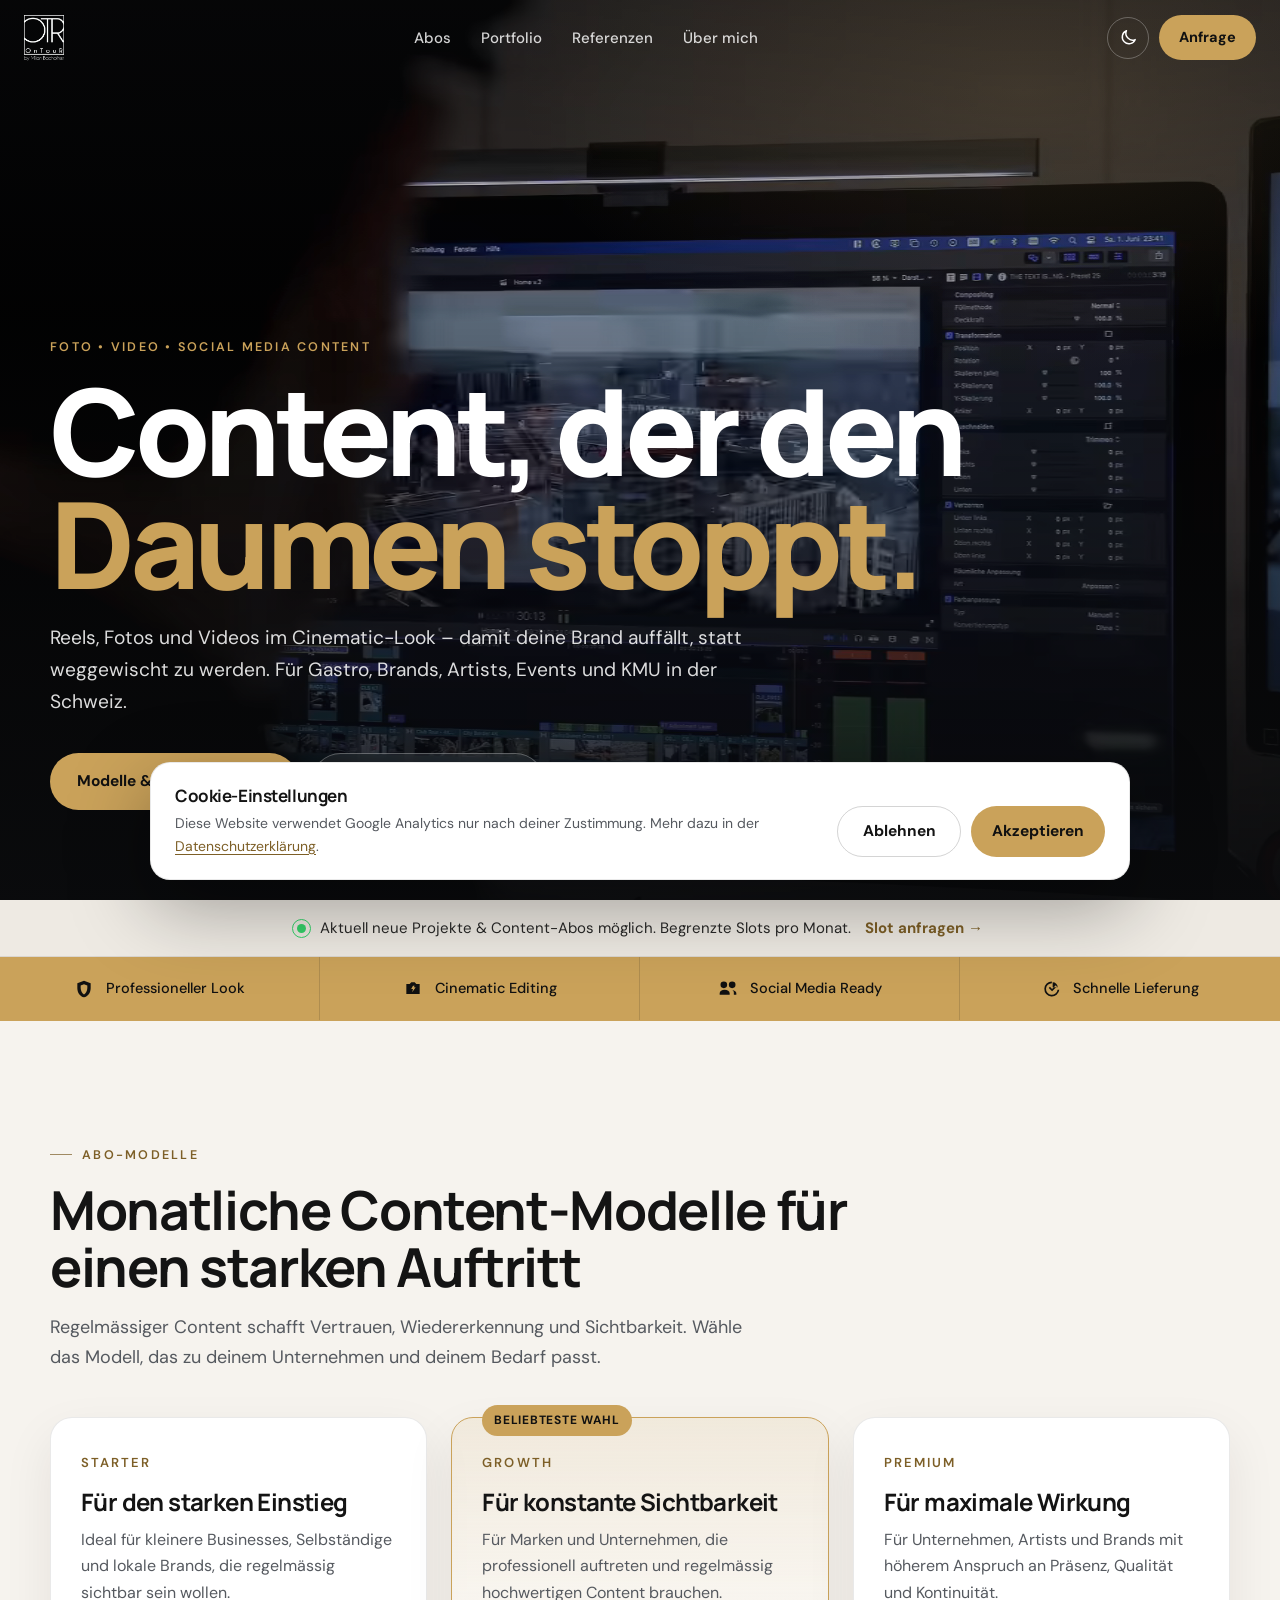
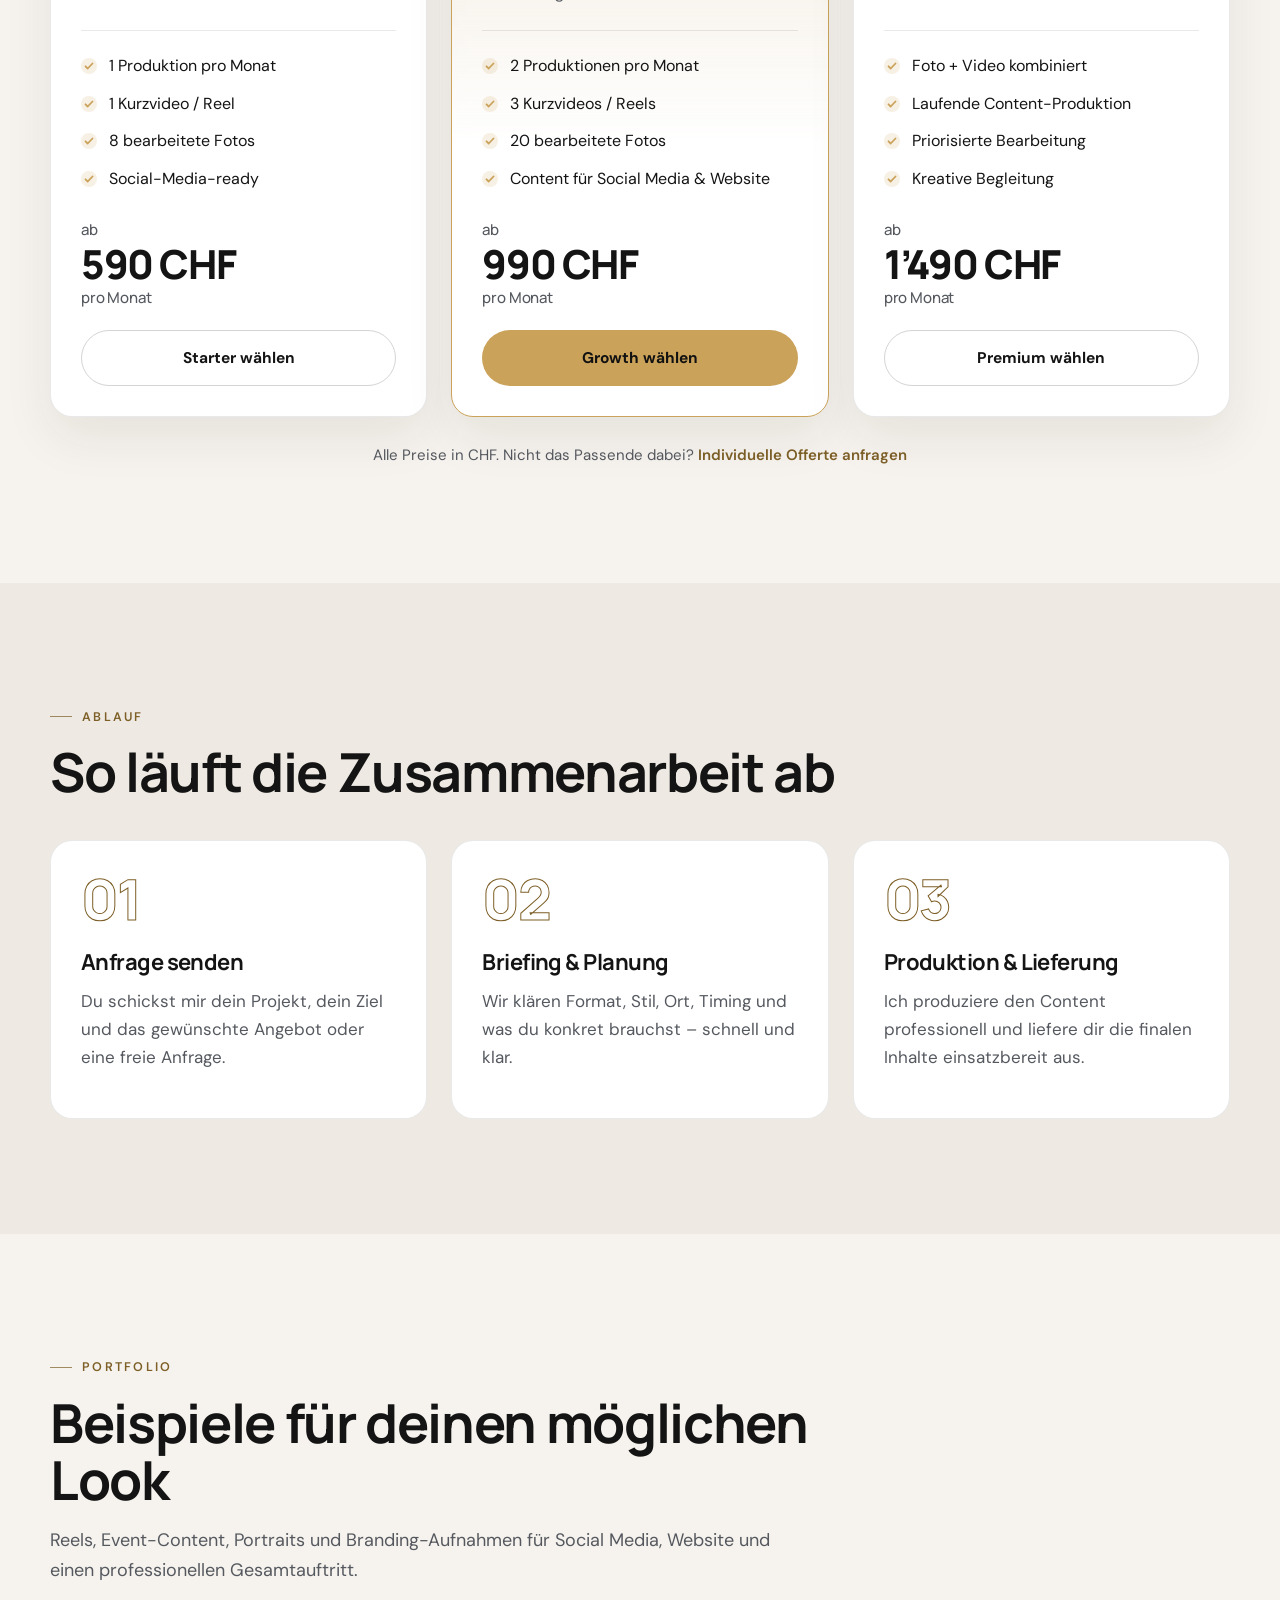
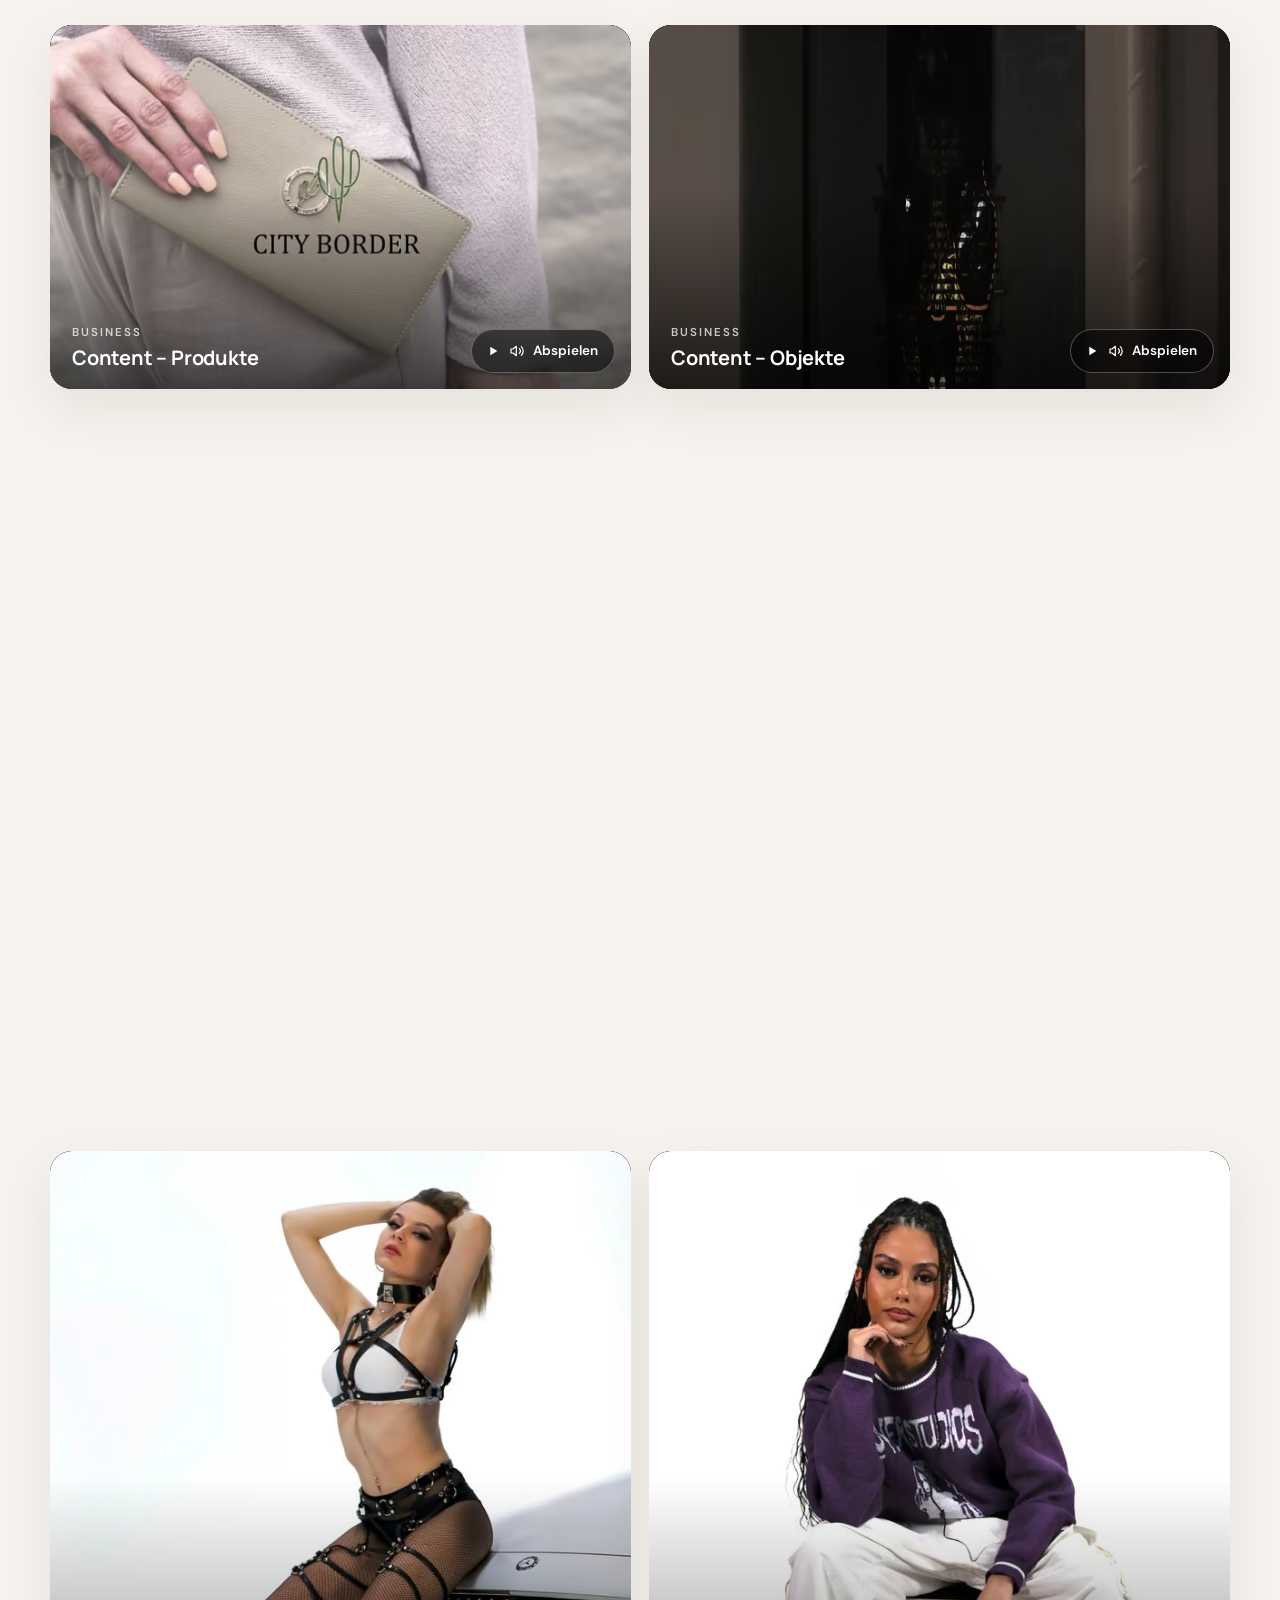
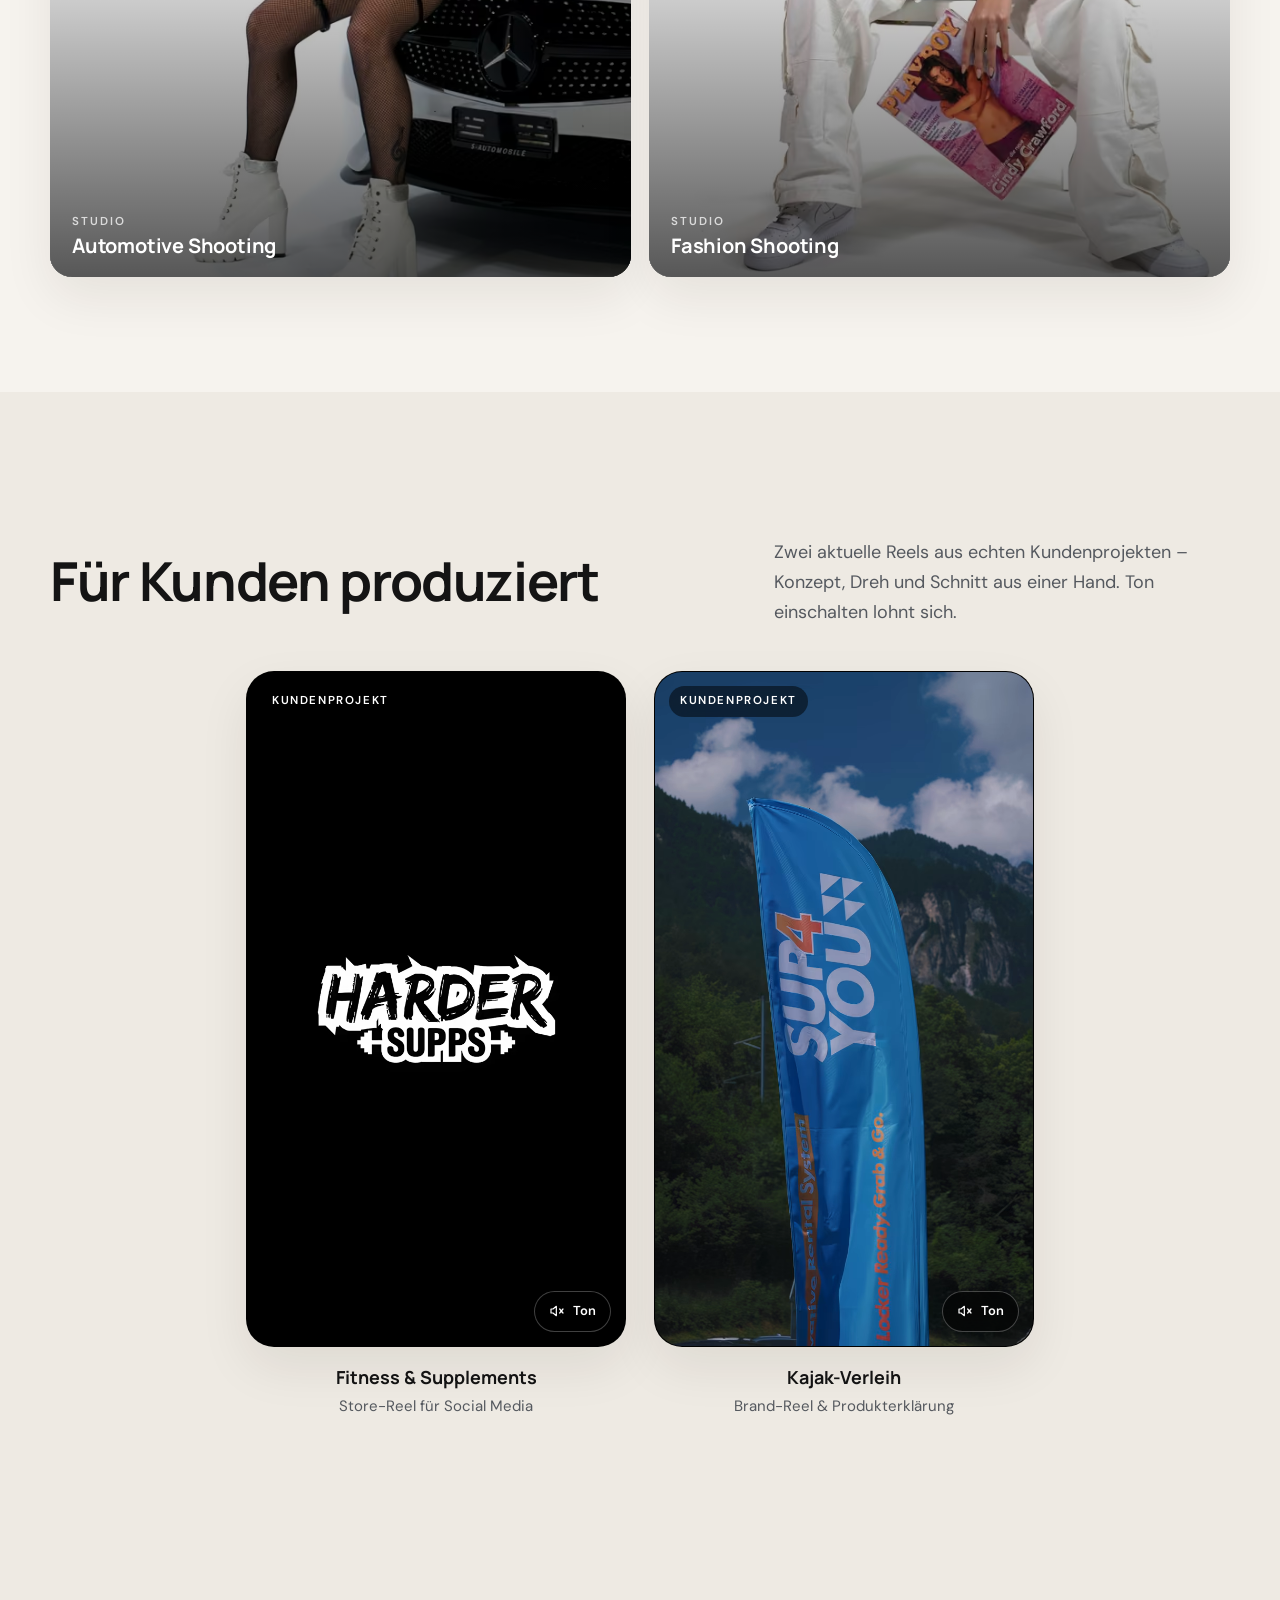
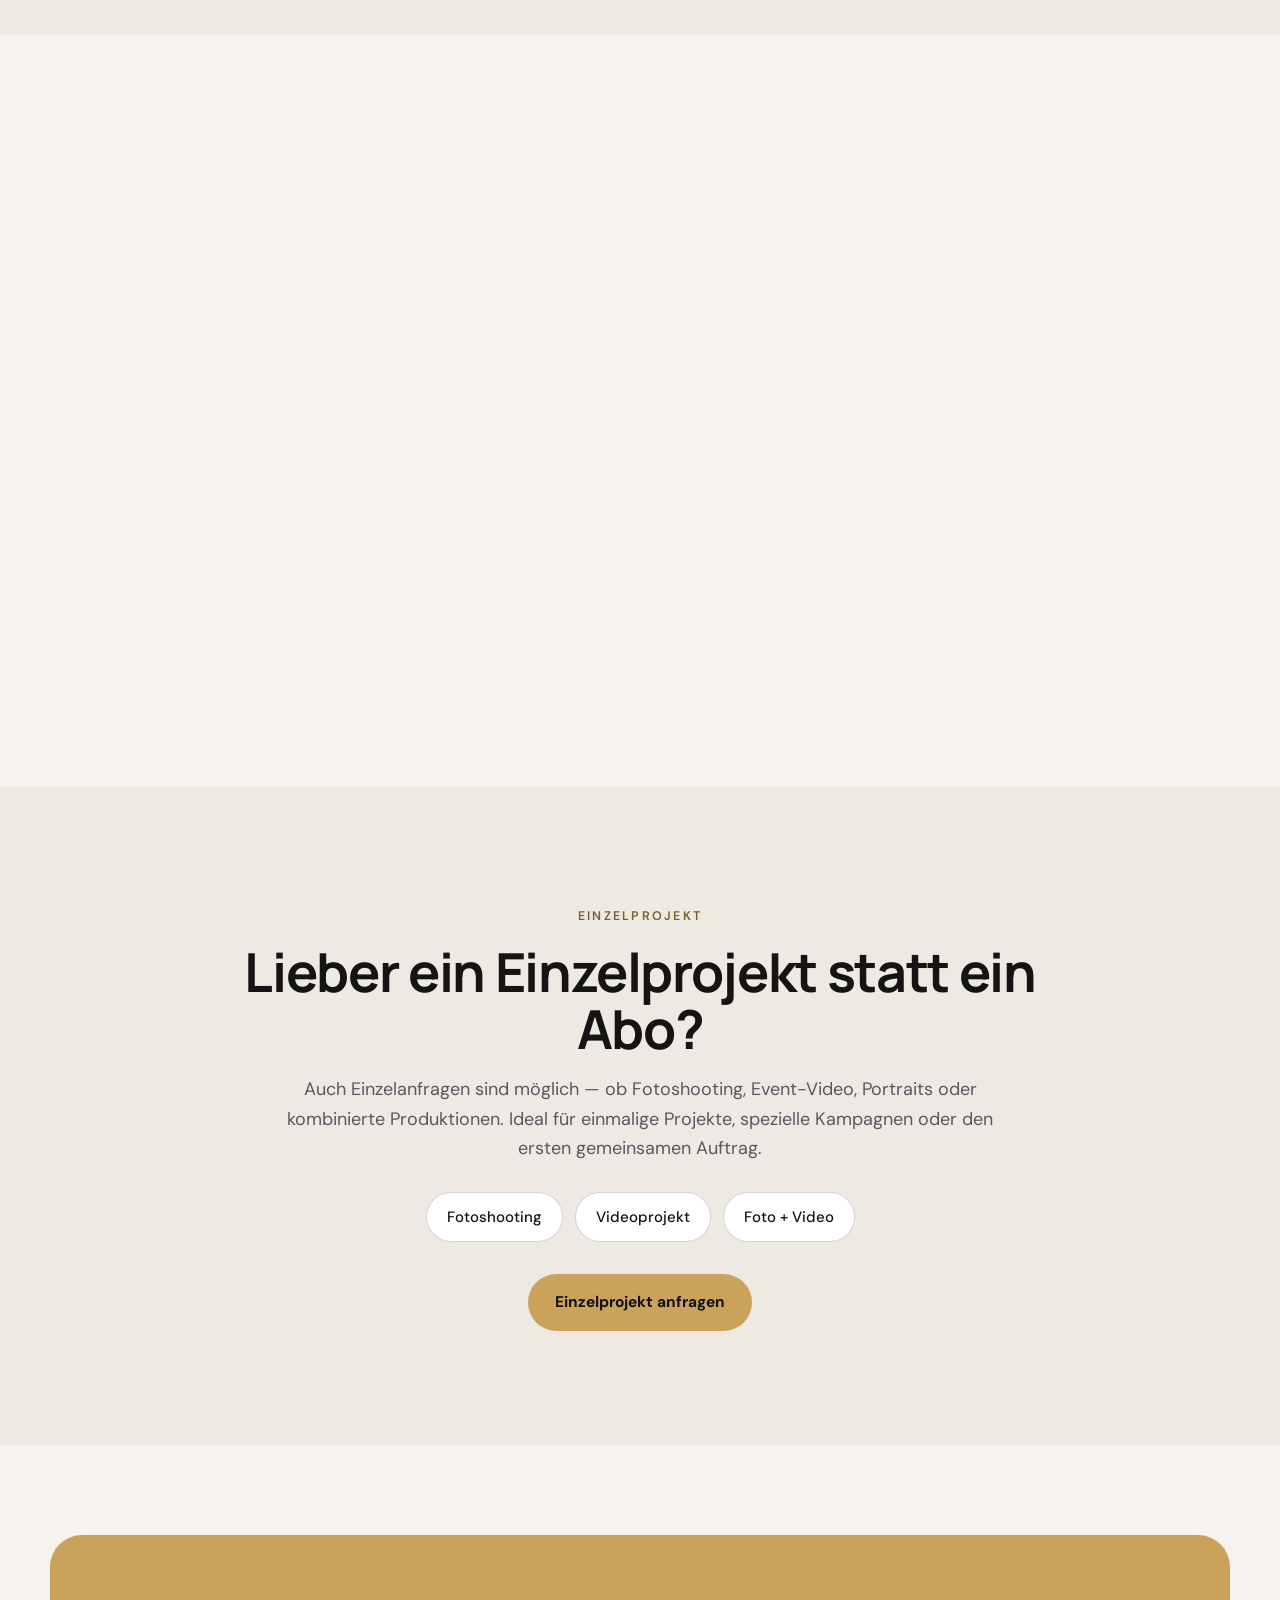
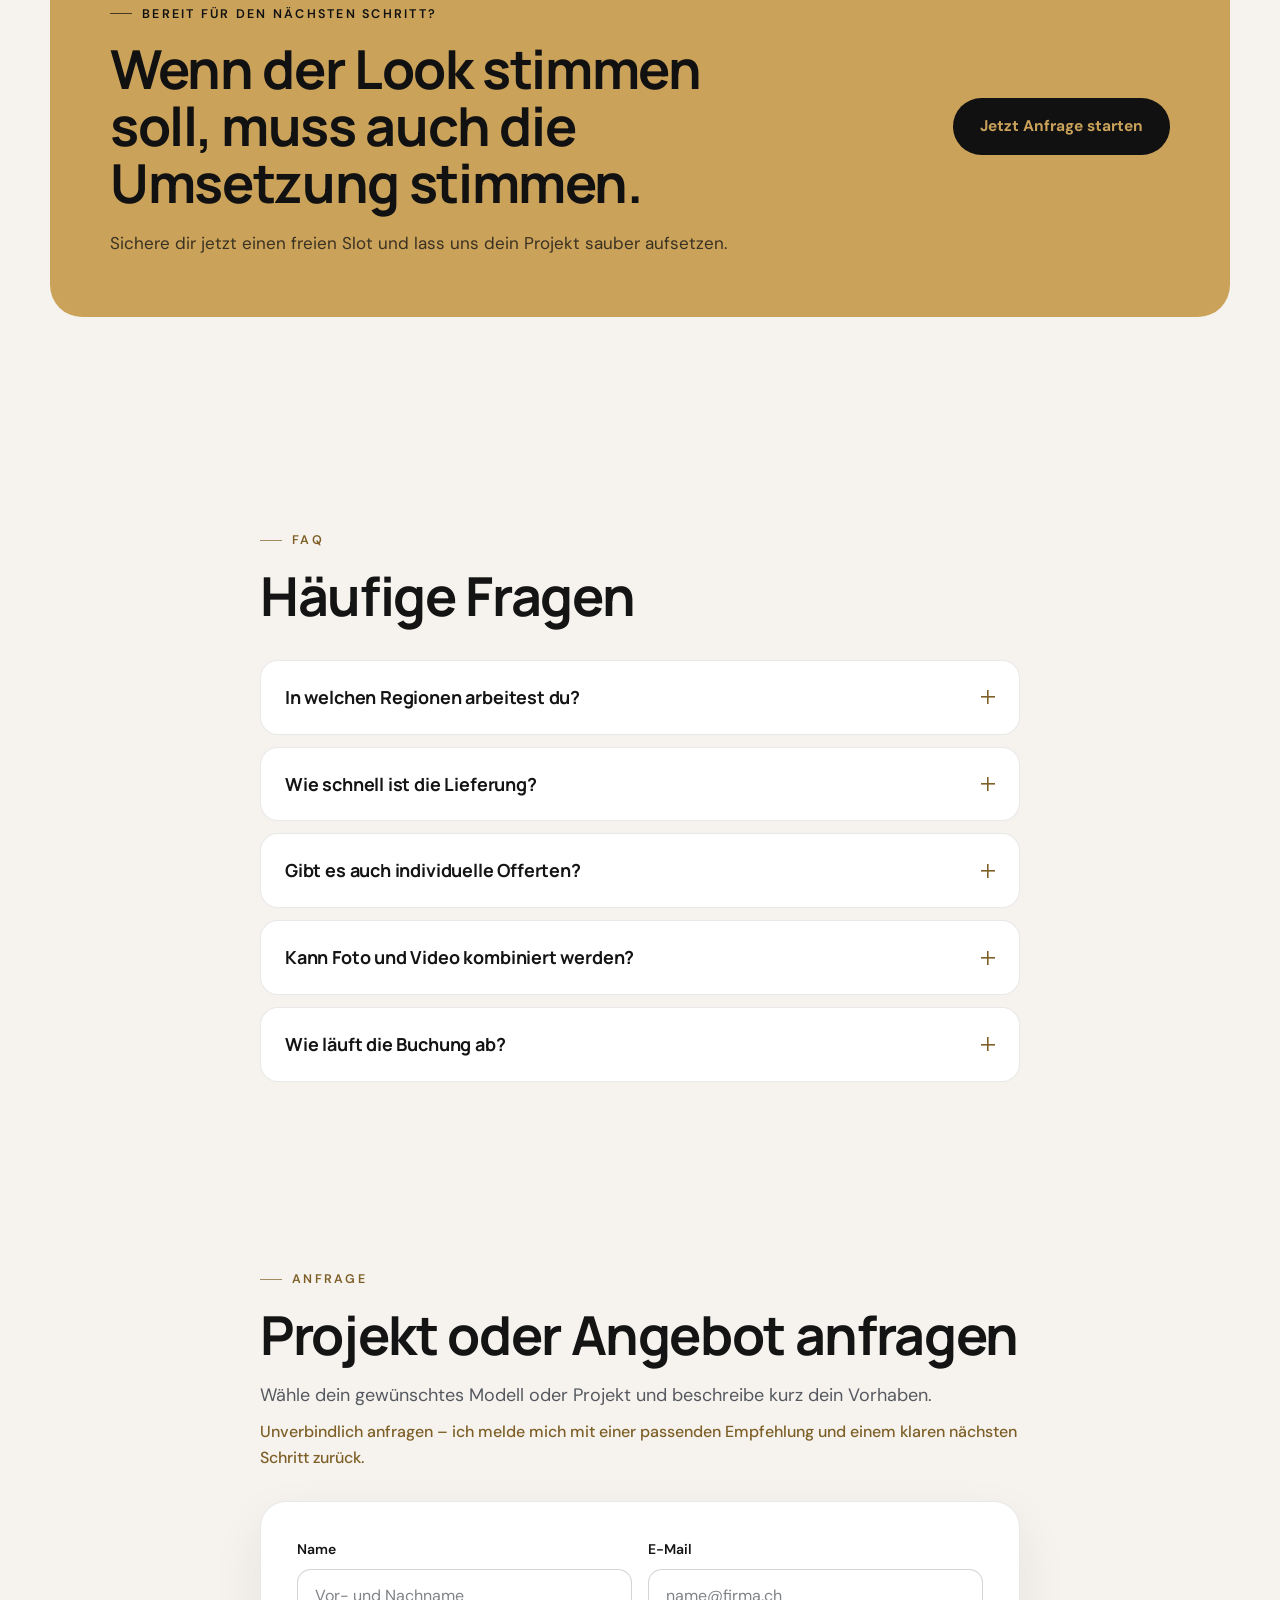
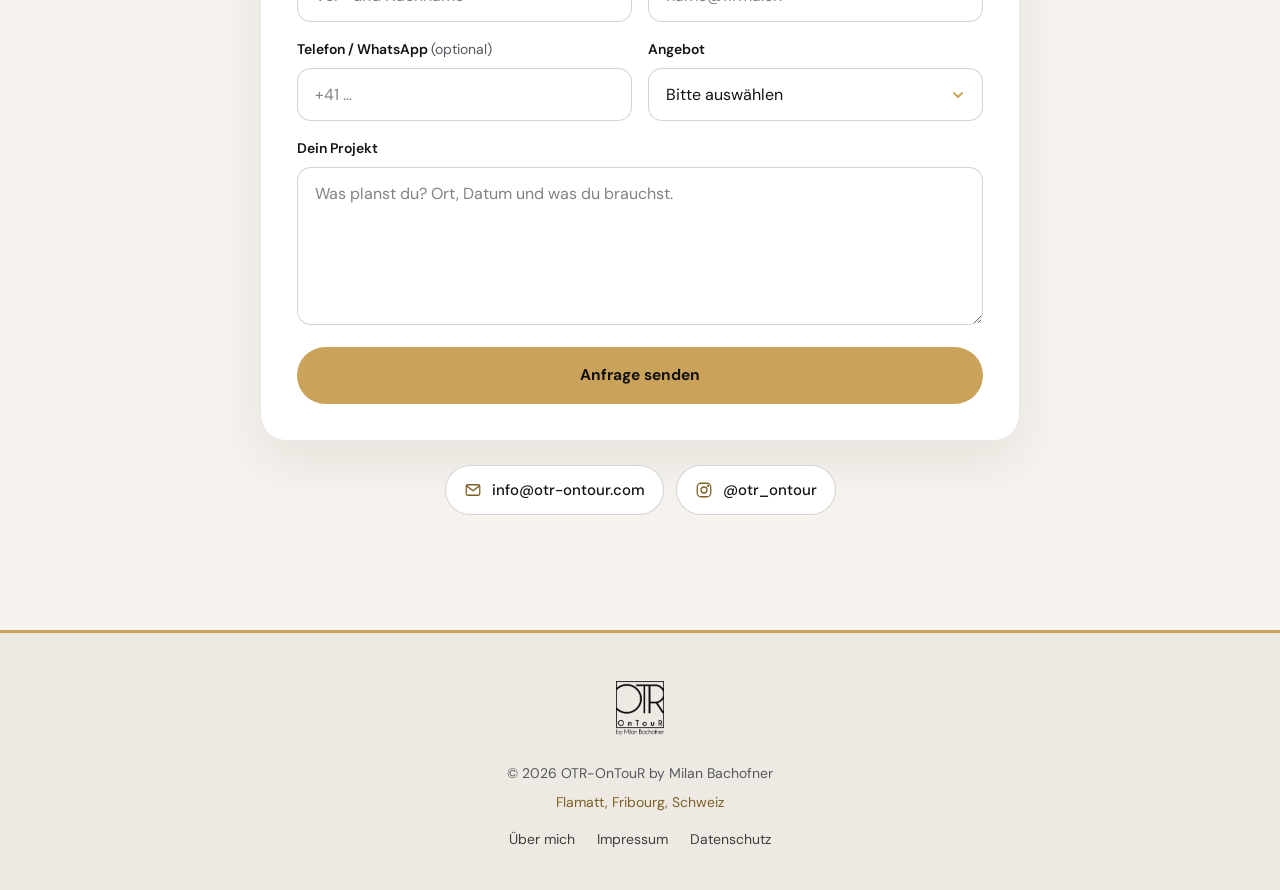
<file: index.html>
<!DOCTYPE html>
<html lang="de-CH" data-theme="dark">
<head>
  <meta charset="UTF-8" />
  <meta name="viewport" content="width=device-width, initial-scale=1.0, viewport-fit=cover" />

  <title>OTR-OnTouR | Foto &amp; Video Produktion Schweiz</title>
  <meta name="description" content="OTR-OnTouR by Milan Bachofner – professionelle Foto- und Videoproduktion für Events, Business, Social Media, Restaurants, Brands und Artists in der Schweiz." />
  <meta name="robots" content="index,follow,max-image-preview:large" />
  <meta name="theme-color" content="#0b0c0e" media="(prefers-color-scheme: dark)" />
  <meta name="theme-color" content="#f6f3ee" media="(prefers-color-scheme: light)" />
  <link rel="canonical" href="https://www.otr-ontour.com/" />

  <meta property="og:type" content="website" />
  <meta property="og:locale" content="de_CH" />
  <meta property="og:title" content="OTR-OnTouR | Foto &amp; Video Produktion Schweiz" />
  <meta property="og:description" content="Professionelle Foto- und Videoproduktion mit Premium-Look für Unternehmen, Restaurants, Brands, Artists und Events." />
  <meta property="og:url" content="https://www.otr-ontour.com/" />
  <meta property="og:image" content="https://www.otr-ontour.com/og-image.jpg" />
  <meta property="og:image:width" content="1200" />
  <meta property="og:image:height" content="630" />
  <meta property="og:image:alt" content="OTR-OnTouR Foto- und Videoproduktion" />
  <meta property="og:site_name" content="OTR-OnTouR" />

  <meta name="twitter:card" content="summary_large_image" />
  <meta name="twitter:title" content="OTR-OnTouR | Foto &amp; Video Produktion Schweiz" />
  <meta name="twitter:description" content="Professionelle Foto- und Videoproduktion mit Premium-Look für Unternehmen, Restaurants, Brands, Artists und Events." />
  <meta name="twitter:image" content="https://www.otr-ontour.com/og-image.jpg" />

  <link rel="icon" type="image/png" sizes="192x192" href="favicon.png">
  <link rel="apple-touch-icon" href="favicon.png">

  <script>
    (function(){var d=document.documentElement,t=null;try{t=localStorage.getItem("otr_theme")}catch(e){}
    d.setAttribute("data-theme",t||(window.matchMedia&&matchMedia("(prefers-color-scheme: light)").matches?"light":"dark"));d.classList.add("js")})();
  </script>

  <link rel="preload" href="fonts/manrope.woff2" as="font" type="font/woff2" crossorigin>
  <link rel="preload" href="fonts/dm-sans.woff2" as="font" type="font/woff2" crossorigin>
  <link rel="preload" as="image" href="img/hero-poster-720.webp" media="(max-width: 760px)" fetchpriority="high">
  <link rel="preload" as="image" href="img/hero-poster-1080.webp" media="(min-width: 761px)" fetchpriority="high">
  <link rel="stylesheet" href="style.css?v=20261106_01" />

  <script type="application/ld+json">
  {
    "@context": "https://schema.org",
    "@type": "ProfessionalService",
    "name": "OTR-OnTouR by Milan Bachofner",
    "url": "https://www.otr-ontour.com/",
    "logo": "https://www.otr-ontour.com/Logo%20White_OTR-OnTouR.png",
    "image": "https://www.otr-ontour.com/og-image.jpg",
    "email": "info@otr-ontour.com",
    "description": "Professionelle Foto- und Videoproduktion für Events, Business, Social Media, Restaurants, Brands und Artists.",
    "address": {
      "@type": "PostalAddress",
      "streetAddress": "Bernstrasse 68",
      "postalCode": "3175",
      "addressLocality": "Flamatt",
      "addressRegion": "Fribourg",
      "addressCountry": "CH"
    },
    "areaServed": { "@type": "Country", "name": "Schweiz" },
    "priceRange": "CHF 590 – 1490 / Monat",
    "sameAs": ["https://www.instagram.com/otr_ontour"]
  }
  </script>
  <script type="application/ld+json">
  {
    "@context": "https://schema.org",
    "@type": "FAQPage",
    "mainEntity": [
      {"@type":"Question","name":"In welchen Regionen arbeitest du?","acceptedAnswer":{"@type":"Answer","text":"Schwerpunkt Schweiz, je nach Projekt auch flexibel darüber hinaus."}},
      {"@type":"Question","name":"Wie schnell ist die Lieferung?","acceptedAnswer":{"@type":"Answer","text":"Je nach Umfang, normalerweise schnell und klar abgestimmt. Bei priorisierten Projekten auch beschleunigt."}},
      {"@type":"Question","name":"Gibt es auch individuelle Offerten?","acceptedAnswer":{"@type":"Answer","text":"Ja. Wenn keines der Modelle exakt passt, kannst du eine individuelle Anfrage senden."}},
      {"@type":"Question","name":"Kann Foto und Video kombiniert werden?","acceptedAnswer":{"@type":"Answer","text":"Ja, genau dafür ist das Premium-Modell oder ein individuelles Einzelprojekt geeignet."}},
      {"@type":"Question","name":"Wie läuft die Buchung ab?","acceptedAnswer":{"@type":"Answer","text":"Nach deiner Anfrage klären wir Bedarf, Umfang und Termin. Danach erfolgt die konkrete Planung."}}
    ]
  }
  </script>
</head>
<body id="top" class="has-hero">
  <a class="skip-link" href="#main">Zum Inhalt springen</a>

  <!-- HEADER:START -->
  <header class="site-header on-hero" id="siteHeader">
    <div class="header-inner">
      <a href="index.html#top" class="logo-wrap" aria-label="OTR-OnTouR Startseite">
        <img src="Logo White_OTR-OnTouR.png" alt="OTR-OnTouR" class="logo-img logo-on-dark" width="567" height="652" decoding="async">
        <img src="logo-dark.png" alt="" class="logo-img logo-on-light" width="567" height="648" decoding="async">
      </a>
      <nav class="nav-links" id="navLinks" aria-label="Hauptnavigation">
        <a href="index.html#abos">Abos</a>
        <a href="index.html#portfolio">Portfolio</a>
        <a href="index.html#referenzen">Referenzen</a>
        <a href="ueber-mich.html">Über mich</a>
      </nav>
      <div class="header-actions">
        <button type="button" class="theme-toggle" id="themeToggle" aria-label="Hell- oder Dunkelmodus umschalten" title="Hell / Dunkel">
          <svg class="icon-sun" viewBox="0 0 24 24" aria-hidden="true"><circle cx="12" cy="12" r="4.2"/><path d="M12 2.5v2.2M12 19.3v2.2M4.6 4.6l1.6 1.6M17.8 17.8l1.6 1.6M2.5 12h2.2M19.3 12h2.2M4.6 19.4l1.6-1.6M17.8 6.2l1.6-1.6"/></svg>
          <svg class="icon-moon" viewBox="0 0 24 24" aria-hidden="true"><path d="M20.5 14.6A8.5 8.5 0 0 1 9.4 3.5a8.5 8.5 0 1 0 11.1 11.1Z"/></svg>
        </button>
        <a href="index.html#anfrage" class="nav-cta">Anfrage</a>
        <button type="button" class="menu-toggle" id="menuToggle" aria-label="Menü öffnen" aria-expanded="false" aria-controls="navLinks">
          <svg viewBox="0 0 24 24" aria-hidden="true"><path d="M4 7h16M4 12h16M4 17h16"/></svg>
        </button>
      </div>
    </div>
  </header>
  <!-- HEADER:END -->

  <section class="hero" aria-label="Einleitung">
    <div class="video-bg">
      <video id="heroVideo" autoplay muted loop playsinline webkit-playsinline preload="auto" poster="img/hero-poster-1080.webp" aria-hidden="true">
        <source src="media/hero-720.av1.mp4" type="video/mp4; codecs=&quot;av01.0.05M.08&quot;" media="(max-width: 760px)">
        <source src="media/hero-720.hevc.mp4" type="video/mp4; codecs=&quot;hvc1.1.6.L93.B0&quot;" media="(max-width: 760px)">
        <source src="media/hero-720.mp4" type="video/mp4" media="(max-width: 760px)">
        <source src="media/hero-1080.av1.mp4" type="video/mp4; codecs=&quot;av01.0.08M.08&quot;">
        <source src="media/hero-1080.hevc.mp4" type="video/mp4; codecs=&quot;hvc1.1.6.L120.B0&quot;">
        <source src="media/hero-1080.mp4" type="video/mp4">
      </video>
    </div>
    <div class="overlay"></div>

    <div class="hero-content">
      <p class="eyebrow">Foto • Video • Social Media Content</p>
      <h1>Content, der den <br><em>Daumen stoppt.</em></h1>
      <p class="hero-text">
        Reels, Fotos und Videos im Cinematic-Look – damit deine Brand auffällt, statt weggewischt zu werden. Für Gastro, Brands, Artists, Events und KMU in der Schweiz.
      </p>
      <div class="hero-buttons">
        <a href="#abos" class="btn btn-gold">Modelle &amp; Preise ansehen</a>
        <a href="#anfrage" class="btn btn-outline" onclick="selectOffer('Individuelle Anfrage')">Unverbindlich anfragen</a>
      </div>
    </div>
    <span class="scroll-cue" aria-hidden="true"></span>
  </section>

  <section class="availability-strip" aria-label="Verfügbarkeit">
    <div class="container availability-inner">
      <span class="availability-dot" aria-hidden="true"></span>
      <p>Aktuell neue Projekte &amp; Content-Abos möglich. Begrenzte Slots pro Monat.</p>
      <a href="#anfrage" onclick="selectOffer('Individuelle Anfrage')">Slot anfragen →</a>
    </div>
  </section>

  <section class="trust-bar" aria-label="Vorteile">
    <div class="trust-item">
      <span class="trust-icon"><svg viewBox="0 0 24 24" aria-hidden="true"><path d="M12 2 4 5v6c0 5.25 3.4 10.1 8 11 4.6-.9 8-5.75 8-11V5l-8-3Zm0 4.2 4 1.5v3.1c0 3.45-1.96 6.7-4 7.78-2.04-1.08-4-4.33-4-7.78V7.7l4-1.5Z"/></svg></span>
      <span>Professioneller Look</span>
    </div>
    <div class="trust-item">
      <span class="trust-icon"><svg viewBox="0 0 24 24" aria-hidden="true"><path d="M4 6h4l2-2h4l2 2h4v12H4V6Zm8 2.2-2.2 3.8H12l-1 3.8 4.2-5.8H13l1-1.8H12Z"/></svg></span>
      <span>Cinematic Editing</span>
    </div>
    <div class="trust-item">
      <span class="trust-icon"><svg viewBox="0 0 24 24" aria-hidden="true"><path d="M7 3a4 4 0 1 0 0 8 4 4 0 0 0 0-8Zm10 0a4 4 0 1 0 0 8 4 4 0 0 0 0-8ZM2 17c0-2.21 2.69-4 6-4s6 1.79 6 4v2H2v-2Zm8.8 2H22v-2c0-1.95-2.1-3.58-4.86-3.93 1.1.77 1.86 1.82 1.86 2.93v3Z"/></svg></span>
      <span>Social Media Ready</span>
    </div>
    <div class="trust-item">
      <span class="trust-icon"><svg viewBox="0 0 24 24" aria-hidden="true"><path d="M13 3a9 9 0 1 0 8.95 10h-2.02A7 7 0 1 1 13 5V3Zm1 1v6h6A6 6 0 0 0 14 4Zm-3.3 5.3 2.6 2.6 4.4-4.4 1.4 1.4-5.8 5.8-4-4 1.4-1.4Z"/></svg></span>
      <span>Schnelle Lieferung</span>
    </div>
  </section>

  <main id="main">
    <section id="abos" class="section">
      <div class="container">
        <p class="section-tag reveal">Abo-Modelle</p>
        <h2 class="reveal">Monatliche Content-Modelle für einen starken Auftritt</h2>
        <p class="section-intro reveal">
          Regelmässiger Content schafft Vertrauen, Wiedererkennung und Sichtbarkeit. Wähle das Modell, das zu deinem Unternehmen und deinem Bedarf passt.
        </p>

        <div class="cards">
          <article class="card reveal">
            <p class="card-label">Starter</p>
            <h3>Für den starken Einstieg</h3>
            <p class="card-text">Ideal für kleinere Businesses, Selbständige und lokale Brands, die regelmässig sichtbar sein wollen.</p>
            <ul>
              <li>1 Produktion pro Monat</li>
              <li>1 Kurzvideo / Reel</li>
              <li>8 bearbeitete Fotos</li>
              <li>Social-Media-ready</li>
            </ul>
            <div class="price"><span>ab</span> <strong>590 CHF</strong><span>pro Monat</span></div>
            <button type="button" class="btn btn-ghost full" onclick="selectOffer('Starter Abo')">Starter wählen</button>
          </article>

          <article class="card featured reveal" style="--d:.08s">
            <span class="card-badge">Beliebteste Wahl</span>
            <p class="card-label">Growth</p>
            <h3>Für konstante Sichtbarkeit</h3>
            <p class="card-text">Für Marken und Unternehmen, die professionell auftreten und regelmässig hochwertigen Content brauchen.</p>
            <ul>
              <li>2 Produktionen pro Monat</li>
              <li>3 Kurzvideos / Reels</li>
              <li>20 bearbeitete Fotos</li>
              <li>Content für Social Media &amp; Website</li>
            </ul>
            <div class="price"><span>ab</span> <strong>990 CHF</strong><span>pro Monat</span></div>
            <button type="button" class="btn btn-gold full" onclick="selectOffer('Growth Abo')">Growth wählen</button>
          </article>

          <article class="card reveal" style="--d:.16s">
            <p class="card-label">Premium</p>
            <h3>Für maximale Wirkung</h3>
            <p class="card-text">Für Unternehmen, Artists und Brands mit höherem Anspruch an Präsenz, Qualität und Kontinuität.</p>
            <ul>
              <li>Foto + Video kombiniert</li>
              <li>Laufende Content-Produktion</li>
              <li>Priorisierte Bearbeitung</li>
              <li>Kreative Begleitung</li>
            </ul>
            <div class="price"><span>ab</span> <strong>1’490 CHF</strong><span>pro Monat</span></div>
            <button type="button" class="btn btn-ghost full" onclick="selectOffer('Premium Abo')">Premium wählen</button>
          </article>
        </div>
        <p class="pricing-note reveal">Alle Preise in CHF. Nicht das Passende dabei? <a href="#anfrage" onclick="selectOffer('Individuelle Anfrage')" style="color:var(--accent);font-weight:600">Individuelle Offerte anfragen</a></p>
      </div>
    </section>

    <section class="section process-section">
      <div class="container">
        <p class="section-tag reveal">Ablauf</p>
        <h2 class="reveal">So läuft die Zusammenarbeit ab</h2>
        <div class="process-grid">
          <div class="process-card reveal">
            <div class="process-number">01</div>
            <h3>Anfrage senden</h3>
            <p>Du schickst mir dein Projekt, dein Ziel und das gewünschte Angebot oder eine freie Anfrage.</p>
          </div>
          <div class="process-card reveal" style="--d:.08s">
            <div class="process-number">02</div>
            <h3>Briefing &amp; Planung</h3>
            <p>Wir klären Format, Stil, Ort, Timing und was du konkret brauchst – schnell und klar.</p>
          </div>
          <div class="process-card reveal" style="--d:.16s">
            <div class="process-number">03</div>
            <h3>Produktion &amp; Lieferung</h3>
            <p>Ich produziere den Content professionell und liefere dir die finalen Inhalte einsatzbereit aus.</p>
          </div>
        </div>
      </div>
    </section>

    <section id="portfolio" class="section portfolio">
      <div class="container">
        <p class="section-tag reveal">Portfolio</p>
        <h2 class="reveal">Beispiele für deinen möglichen Look</h2>
        <p class="section-intro reveal">
          Reels, Event-Content, Portraits und Branding-Aufnahmen für Social Media, Website und einen professionellen Gesamtauftritt.
        </p>

        <div class="portfolio-grid">
          <div class="portfolio-item portfolio-landscape reveal">
            <div class="portfolio-media">
              <video class="sound-video" loop playsinline webkit-playsinline preload="none" aria-label="Business Content Produkte">
                <source data-src="media/video_business.av1.mp4" type="video/mp4; codecs=&quot;av01.0.08M.08&quot;">
                <source data-src="media/video_business.hevc.mp4" type="video/mp4; codecs=&quot;hvc1.1.6.L120.B0&quot;">
                <source data-src="video_business.mp4" type="video/mp4">
              </video>
              <picture><source type="image/avif" srcset="img/business-640.avif 640w, img/business-1200.avif 1200w" sizes="(max-width: 700px) 100vw, 580px"><source type="image/webp" srcset="img/business-640.webp 640w, img/business-1200.webp 1200w" sizes="(max-width: 700px) 100vw, 580px"><img src="img/business-1200.webp" class="video-poster" alt="" width="1200" height="675" loading="lazy" decoding="async"></picture>
            </div>
            <div class="portfolio-overlay"><small>Business</small>Content – Produkte</div>
            <button type="button" class="play-sound" aria-pressed="false" aria-label="Video mit Ton abspielen">
              <svg class="icon-play" viewBox="0 0 24 24" aria-hidden="true"><path d="M8 5.5v13l10.5-6.5L8 5.5Z"/></svg>
              <svg class="icon-pause" viewBox="0 0 24 24" aria-hidden="true"><path d="M8 5v14M16 5v14"/></svg>
              <svg class="icon-sound" viewBox="0 0 24 24" aria-hidden="true"><path d="M11 5 6 9H3v6h3l5 4V5Z"/><path d="M15.5 8.5a5 5 0 0 1 0 7M18.5 5.5a9 9 0 0 1 0 13"/></svg>
              <span class="play-label">Abspielen</span>
            </button>
          </div>

          <div class="portfolio-item portfolio-landscape reveal" style="--d:.08s">
            <div class="portfolio-media">
              <video class="sound-video" loop playsinline webkit-playsinline preload="none" aria-label="Business Content Objekte">
                <source data-src="media/video_business_02.av1.mp4" type="video/mp4; codecs=&quot;av01.0.05M.08&quot;">
                <source data-src="media/video_business_02.hevc.mp4" type="video/mp4; codecs=&quot;hvc1.1.6.L93.B0&quot;">
                <source data-src="video_business_02.mp4" type="video/mp4">
              </video>
              <picture><source type="image/avif" srcset="img/business-02-640.avif 640w, img/business-02-1080.avif 1080w" sizes="(max-width: 700px) 100vw, 580px"><source type="image/webp" srcset="img/business-02-640.webp 640w, img/business-02-1080.webp 1080w" sizes="(max-width: 700px) 100vw, 580px"><img src="img/business-02-1080.webp" class="video-poster" alt="" width="1080" height="1920" loading="lazy" decoding="async"></picture>
            </div>
            <div class="portfolio-overlay"><small>Business</small>Content – Objekte</div>
            <button type="button" class="play-sound" aria-pressed="false" aria-label="Video mit Ton abspielen">
              <svg class="icon-play" viewBox="0 0 24 24" aria-hidden="true"><path d="M8 5.5v13l10.5-6.5L8 5.5Z"/></svg>
              <svg class="icon-pause" viewBox="0 0 24 24" aria-hidden="true"><path d="M8 5v14M16 5v14"/></svg>
              <svg class="icon-sound" viewBox="0 0 24 24" aria-hidden="true"><path d="M11 5 6 9H3v6h3l5 4V5Z"/><path d="M15.5 8.5a5 5 0 0 1 0 7M18.5 5.5a9 9 0 0 1 0 13"/></svg>
              <span class="play-label">Abspielen</span>
            </button>
          </div>

          <div class="portfolio-item portfolio-portrait portfolio-hover-swap reveal">
            <div class="portfolio-media">
              <picture><source type="image/avif" srcset="img/event-640.avif 640w, img/event-1200.avif 1200w" sizes="(max-width: 700px) 100vw, 580px"><source type="image/webp" srcset="img/event-640.webp 640w, img/event-1200.webp 1200w" sizes="(max-width: 700px) 100vw, 580px"><img src="img/event-1200.webp" class="swap-photo" alt="Event Visuals" width="1200" height="1799" loading="lazy" decoding="async"></picture>
              <video class="swap-video" muted loop playsinline webkit-playsinline preload="none" aria-label="Event Visuals Video">
                <source data-src="media/video_event.av1.mp4" type="video/mp4; codecs=&quot;av01.0.05M.08&quot;">
                <source data-src="media/video_event.hevc.mp4" type="video/mp4; codecs=&quot;hvc1.1.6.L93.B0&quot;">
                <source data-src="video_event.mp4" type="video/mp4">
              </video>
            </div>
            <span class="hover-hint">▶ Video</span>
            <div class="portfolio-overlay"><small>Event</small>Event Visuals</div>
          </div>

          <div class="portfolio-item portfolio-portrait portfolio-hover-swap reveal" style="--d:.08s">
            <div class="portfolio-media">
              <picture><source type="image/avif" srcset="img/portrait-640.avif 640w, img/portrait-1200.avif 1200w" sizes="(max-width: 700px) 100vw, 580px"><source type="image/webp" srcset="img/portrait-640.webp 640w, img/portrait-1200.webp 1200w" sizes="(max-width: 700px) 100vw, 580px"><img src="img/portrait-1200.webp" class="swap-photo" alt="Portrait und Branding" width="1200" height="1799" loading="lazy" decoding="async"></picture>
              <video class="swap-video" muted loop playsinline webkit-playsinline preload="none" aria-label="Portrait und Branding Video">
                <source data-src="media/video_portrait_branding.av1.mp4" type="video/mp4; codecs=&quot;av01.0.05M.08&quot;">
                <source data-src="media/video_portrait_branding.hevc.mp4" type="video/mp4; codecs=&quot;hvc1.1.6.L93.B0&quot;">
                <source data-src="video_portrait_branding.mp4" type="video/mp4">
              </video>
            </div>
            <span class="hover-hint">▶ Video</span>
            <div class="portfolio-overlay"><small>Personal Brand</small>Portrait &amp; Branding</div>
          </div>

          <div class="portfolio-item portfolio-portrait model-photo reveal">
            <div class="portfolio-media">
              <picture><source type="image/avif" srcset="img/mercedes-640.avif 640w, img/mercedes-1200.avif 1200w" sizes="(max-width: 700px) 100vw, 580px"><source type="image/webp" srcset="img/mercedes-640.webp 640w, img/mercedes-1200.webp 1200w" sizes="(max-width: 700px) 100vw, 580px"><img src="img/mercedes-1200.webp" alt="Studioaufnahme mit Model und Mercedes" width="1025" height="1536" loading="lazy" decoding="async"></picture>
            </div>
            <div class="portfolio-overlay"><small>Studio</small>Automotive Shooting</div>
          </div>

          <div class="portfolio-item portfolio-portrait model-photo reveal" style="--d:.08s">
            <div class="portfolio-media">
              <picture><source type="image/avif" srcset="img/fashion-640.avif 640w, img/fashion-1200.avif 1200w" sizes="(max-width: 700px) 100vw, 580px"><source type="image/webp" srcset="img/fashion-640.webp 640w, img/fashion-1200.webp 1200w" sizes="(max-width: 700px) 100vw, 580px"><img src="img/fashion-1200.webp" alt="Studioaufnahme mit Model im urbanen Fashion-Look" width="1200" height="1799" loading="lazy" decoding="async"></picture>
            </div>
            <div class="portfolio-overlay"><small>Studio</small>Fashion Shooting</div>
          </div>
        </div>
      </div>
    </section>

    <section id="referenzen" class="section references">
      <div class="container">
        <div class="references-head">
          <div>
            <p class="section-tag reveal">Referenzen</p>
            <h2 class="reveal">Für Kunden produziert</h2>
          </div>
          <p class="section-intro reveal">
            Zwei aktuelle Reels aus echten Kundenprojekten – Konzept, Dreh und Schnitt aus einer Hand. Ton einschalten lohnt sich.
          </p>
        </div>

        <div class="reel-grid">
          <figure class="reel-card reveal">
            <div class="reel-frame">
              <video class="reel-video" muted loop playsinline webkit-playsinline preload="none" data-poster="img/reel-fitness-720.webp" aria-label="Kundenreel Fitness und Supplements">
                <source data-src="media/reel-fitness.av1.mp4" type="video/mp4; codecs=&quot;av01.0.05M.08&quot;">
                <source data-src="media/reel-fitness.hevc.mp4" type="video/mp4; codecs=&quot;hvc1.1.6.L93.B0&quot;">
                <source data-src="media/reel-fitness.mp4" type="video/mp4">
              </video>
              <span class="reel-badge">Kundenprojekt</span>
              <button type="button" class="reel-sound" aria-pressed="false" aria-label="Ton einschalten">
                <svg class="icon-off" viewBox="0 0 24 24" aria-hidden="true"><path d="M11 5 6 9H3v6h3l5 4V5Z"/><path d="m16 9 5 6M21 9l-5 6"/></svg>
                <svg class="icon-on" viewBox="0 0 24 24" aria-hidden="true"><path d="M11 5 6 9H3v6h3l5 4V5Z"/><path d="M15.5 8.5a5 5 0 0 1 0 7M18.5 5.5a9 9 0 0 1 0 13"/></svg>
                <span>Ton</span>
              </button>
            </div>
            <figcaption><strong>Fitness &amp; Supplements</strong><span>Store-Reel für Social Media</span></figcaption>
          </figure>

          <figure class="reel-card reveal" style="--d:.1s">
            <div class="reel-frame">
              <video class="reel-video" muted loop playsinline webkit-playsinline preload="none" data-poster="img/reel-kajak-720.webp" aria-label="Kundenreel Kajak-Verleih">
                <source data-src="media/reel-kajak.av1.mp4" type="video/mp4; codecs=&quot;av01.0.05M.08&quot;">
                <source data-src="media/reel-kajak.hevc.mp4" type="video/mp4; codecs=&quot;hvc1.1.6.L93.B0&quot;">
                <source data-src="media/reel-kajak.mp4" type="video/mp4">
              </video>
              <span class="reel-badge">Kundenprojekt</span>
              <button type="button" class="reel-sound" aria-pressed="false" aria-label="Ton einschalten">
                <svg class="icon-off" viewBox="0 0 24 24" aria-hidden="true"><path d="M11 5 6 9H3v6h3l5 4V5Z"/><path d="m16 9 5 6M21 9l-5 6"/></svg>
                <svg class="icon-on" viewBox="0 0 24 24" aria-hidden="true"><path d="M11 5 6 9H3v6h3l5 4V5Z"/><path d="M15.5 8.5a5 5 0 0 1 0 7M18.5 5.5a9 9 0 0 1 0 13"/></svg>
                <span>Ton</span>
              </button>
            </div>
            <figcaption><strong>Kajak-Verleih</strong><span>Brand-Reel &amp; Produkterklärung</span></figcaption>
          </figure>
        </div>

        <div class="references-cta reveal">
          <button type="button" class="btn btn-gold" onclick="selectOffer('Einzelprojekt Videoprojekt')">So ein Reel für mein Business</button>
        </div>
      </div>
    </section>

    <section class="section social-proof-section">
      <div class="container">
        <p class="section-tag reveal">Vertrauen</p>
        <h2 class="reveal">Content mit professionellem Anspruch</h2>
        <div class="proof-grid">
          <div class="proof-card reveal">
            <div class="proof-icon"><svg viewBox="0 0 24 24" aria-hidden="true"><rect x="3" y="4" width="18" height="14" rx="2"/><path d="M8 21h8M12 18v3"/></svg></div>
            <h3>Für verschiedene Formate einsetzbar</h3>
            <p>Ob Reels, Branding, Event-Visuals oder Business-Content – die Inhalte werden passend für Plattform und Ziel eingesetzt.</p>
          </div>
          <div class="proof-card reveal" style="--d:.08s">
            <div class="proof-icon"><svg viewBox="0 0 24 24" aria-hidden="true"><circle cx="12" cy="12" r="9"/><circle cx="12" cy="12" r="5"/><circle cx="12" cy="12" r="1.2"/></svg></div>
            <h3>Fokus auf Wirkung statt nur Optik</h3>
            <p>Die Produktion ist nicht nur schön, sondern darauf ausgelegt, Vertrauen aufzubauen und Aufmerksamkeit zu halten.</p>
          </div>
          <div class="proof-card reveal" style="--d:.16s">
            <div class="proof-icon"><svg viewBox="0 0 24 24" aria-hidden="true"><path d="M21 12a8 8 0 0 1-11.6 7.1L4 20l1-4.6A8 8 0 1 1 21 12Z"/></svg></div>
            <h3>Sauberer Ablauf, klare Kommunikation</h3>
            <p>Von der Anfrage bis zur Lieferung ist der Prozess strukturiert, direkt und professionell.</p>
          </div>
        </div>
      </div>
    </section>

    <section id="einzelprojekt" class="section single-project-section">
      <div class="container single-project-wrap">
        <p class="section-tag reveal">Einzelprojekt</p>
        <h2 class="reveal">Lieber ein Einzelprojekt statt ein Abo?</h2>
        <p class="section-intro reveal">
          Auch Einzelanfragen sind möglich — ob Fotoshooting, Event-Video, Portraits oder kombinierte Produktionen. Ideal für einmalige Projekte, spezielle Kampagnen oder den ersten gemeinsamen Auftrag.
        </p>
        <div class="single-project-points reveal">
          <div class="single-project-point">Fotoshooting</div>
          <div class="single-project-point">Videoprojekt</div>
          <div class="single-project-point">Foto + Video</div>
        </div>
        <div class="single-project-cta reveal">
          <button type="button" class="btn btn-gold" onclick="selectOffer('Einzelprojekt Foto + Video')">Einzelprojekt anfragen</button>
        </div>
      </div>
    </section>

    <section class="cta-band">
      <div class="container">
        <div class="cta-band-inner reveal">
          <div>
            <p class="section-tag">Bereit für den nächsten Schritt?</p>
            <h2>Wenn der Look stimmen soll, muss auch die Umsetzung stimmen.</h2>
            <p class="cta-band-text">Sichere dir jetzt einen freien Slot und lass uns dein Projekt sauber aufsetzen.</p>
          </div>
          <div class="cta-band-actions">
            <button type="button" class="btn btn-gold" onclick="selectOffer('Individuelle Anfrage')">Jetzt Anfrage starten</button>
          </div>
        </div>
      </div>
    </section>

    <section class="section faq-section">
      <div class="container narrow">
        <p class="section-tag reveal">FAQ</p>
        <h2 class="reveal">Häufige Fragen</h2>
        <div class="faq-list">
          <details class="faq-item reveal">
            <summary>In welchen Regionen arbeitest du?</summary>
            <p>Schwerpunkt Schweiz, je nach Projekt auch flexibel darüber hinaus.</p>
          </details>
          <details class="faq-item reveal">
            <summary>Wie schnell ist die Lieferung?</summary>
            <p>Je nach Umfang, normalerweise schnell und klar abgestimmt. Bei priorisierten Projekten auch beschleunigt.</p>
          </details>
          <details class="faq-item reveal">
            <summary>Gibt es auch individuelle Offerten?</summary>
            <p>Ja. Wenn keines der Modelle exakt passt, kannst du eine individuelle Anfrage senden.</p>
          </details>
          <details class="faq-item reveal">
            <summary>Kann Foto und Video kombiniert werden?</summary>
            <p>Ja, genau dafür ist das Premium-Modell oder ein individuelles Einzelprojekt geeignet.</p>
          </details>
          <details class="faq-item reveal">
            <summary>Wie läuft die Buchung ab?</summary>
            <p>Nach deiner Anfrage klären wir Bedarf, Umfang und Termin. Danach erfolgt die konkrete Planung.</p>
          </details>
        </div>
      </div>
    </section>

    <section id="anfrage" class="section form-section">
      <div class="container narrow">
        <p class="section-tag reveal">Anfrage</p>
        <h2 class="reveal">Projekt oder Angebot anfragen</h2>
        <p class="form-intro reveal">Wähle dein gewünschtes Modell oder Projekt und beschreibe kurz dein Vorhaben.</p>
        <p class="form-trust reveal">Unverbindlich anfragen – ich melde mich mit einer passenden Empfehlung und einem klaren nächsten Schritt zurück.</p>

        <form class="contact-form reveal" id="form" novalidate>
          <input type="hidden" name="access_key" value="d7fe71b8-99c3-49c6-9bdf-a5749c3eee05">
          <input type="hidden" name="subject" value="Neue Anfrage OTR-OnTouR">
          <input type="hidden" name="from_name" value="OTR-OnTouR Website">
          <input type="checkbox" name="botcheck" class="hidden-botcheck" tabindex="-1" autocomplete="off" aria-hidden="true">

          <div class="field">
            <label for="f-name">Name</label>
            <input id="f-name" type="text" name="name" placeholder="Vor- und Nachname" autocomplete="name" maxlength="100" required />
          </div>
          <div class="field">
            <label for="f-email">E-Mail</label>
            <input id="f-email" type="email" name="email" placeholder="name@firma.ch" autocomplete="email" maxlength="160" required />
          </div>
          <div class="field">
            <label for="f-tel">Telefon / WhatsApp <span class="optional">(optional)</span></label>
            <input id="f-tel" type="tel" name="telefon" placeholder="+41 …" autocomplete="tel" maxlength="40" />
          </div>
          <div class="field">
            <label for="offer">Angebot</label>
            <select id="offer" name="angebot" required>
              <option value="" selected disabled>Bitte auswählen</option>
              <option value="Starter Abo">Starter Abo</option>
              <option value="Growth Abo">Growth Abo</option>
              <option value="Premium Abo">Premium Abo</option>
              <option value="Einzelprojekt Fotoshooting">Einzelprojekt Fotoshooting</option>
              <option value="Einzelprojekt Videoprojekt">Einzelprojekt Videoprojekt</option>
              <option value="Einzelprojekt Foto + Video">Einzelprojekt Foto + Video</option>
              <option value="Individuelle Anfrage">Individuelle Anfrage</option>
            </select>
          </div>
          <div class="field field-full">
            <label for="f-msg">Dein Projekt</label>
            <textarea id="f-msg" name="message" rows="6" maxlength="3000" placeholder="Was planst du? Ort, Datum und was du brauchst." required></textarea>
          </div>

          <button type="submit" id="submitBtn" class="btn btn-gold full">Anfrage senden</button>
          <div id="formStatus" class="form-status" role="status" aria-live="polite"></div>
        </form>

        <div class="direct-links reveal">
          <a class="direct-link" href="mailto:info@otr-ontour.com?subject=Anfrage%20OTR-OnTouR">
            <svg viewBox="0 0 24 24" aria-hidden="true"><rect x="3" y="5" width="18" height="14" rx="2"/><path d="m3.5 6.5 8.5 6.5 8.5-6.5"/></svg>
            info@otr-ontour.com
          </a>
          <a class="direct-link" href="https://www.instagram.com/otr_ontour" target="_blank" rel="noopener noreferrer">
            <svg viewBox="0 0 24 24" aria-hidden="true"><rect x="3" y="3" width="18" height="18" rx="5"/><circle cx="12" cy="12" r="4"/><circle cx="17.5" cy="6.5" r=".6"/></svg>
            @otr_ontour
          </a>
        </div>
      </div>
    </section>
  </main>

  <!-- FOOTER:START -->
  <footer class="site-footer">
    <a href="index.html#top" class="footer-logo" aria-label="OTR-OnTouR Startseite">
      <img src="Logo White_OTR-OnTouR.png" alt="OTR-OnTouR" class="logo-on-dark" width="567" height="652" loading="lazy">
      <img src="logo-dark.png" alt="" class="logo-on-light" width="567" height="648" loading="lazy">
    </a>
    <p>© 2026 OTR-OnTouR by Milan Bachofner</p>
    <p class="footer-location">Flamatt, Fribourg, Schweiz</p>
    <div class="footer-links">
      <a href="ueber-mich.html">Über mich</a>
      <a href="impressum.html">Impressum</a>
      <a href="datenschutz.html">Datenschutz</a>
    </div>
  </footer>
  <!-- FOOTER:END -->

  <a href="#top" class="back-to-top" aria-label="Nach oben scrollen">
    <svg viewBox="0 0 24 24" aria-hidden="true"><path d="M12 5l7 7-1.4 1.4L13 8.8V20h-2V8.8l-4.6 4.6L5 12l7-7z"/></svg>
  </a>

  <div id="successPopup" class="popup" aria-hidden="true">
    <div class="popup-content" role="dialog" aria-modal="true" aria-labelledby="successTitle">
      <div class="popup-icon">✓</div>
      <h3 id="successTitle">Anfrage gesendet</h3>
      <p>Ich melde mich schnellstmöglich bei dir zurück.</p>
      <button type="button" onclick="closePopup()" class="btn btn-gold">OK</button>
    </div>
  </div>

  <div id="cookieBanner" class="cookie-banner" aria-hidden="true">
    <div class="cookie-banner-inner">
      <div class="cookie-banner-text">
        <h3>Cookie-Einstellungen</h3>
        <p>Diese Website verwendet Google Analytics nur nach deiner Zustimmung. Mehr dazu in der <a href="datenschutz.html">Datenschutzerklärung</a>.</p>
      </div>
      <div class="cookie-banner-actions">
        <button type="button" class="btn btn-outline cookie-btn" id="cookieDecline">Ablehnen</button>
        <button type="button" class="btn btn-gold cookie-btn" id="cookieAccept">Akzeptieren</button>
      </div>
    </div>
  </div>

  <script src="script.js?v=20261015_04"></script>
</body>
</html>
</file>
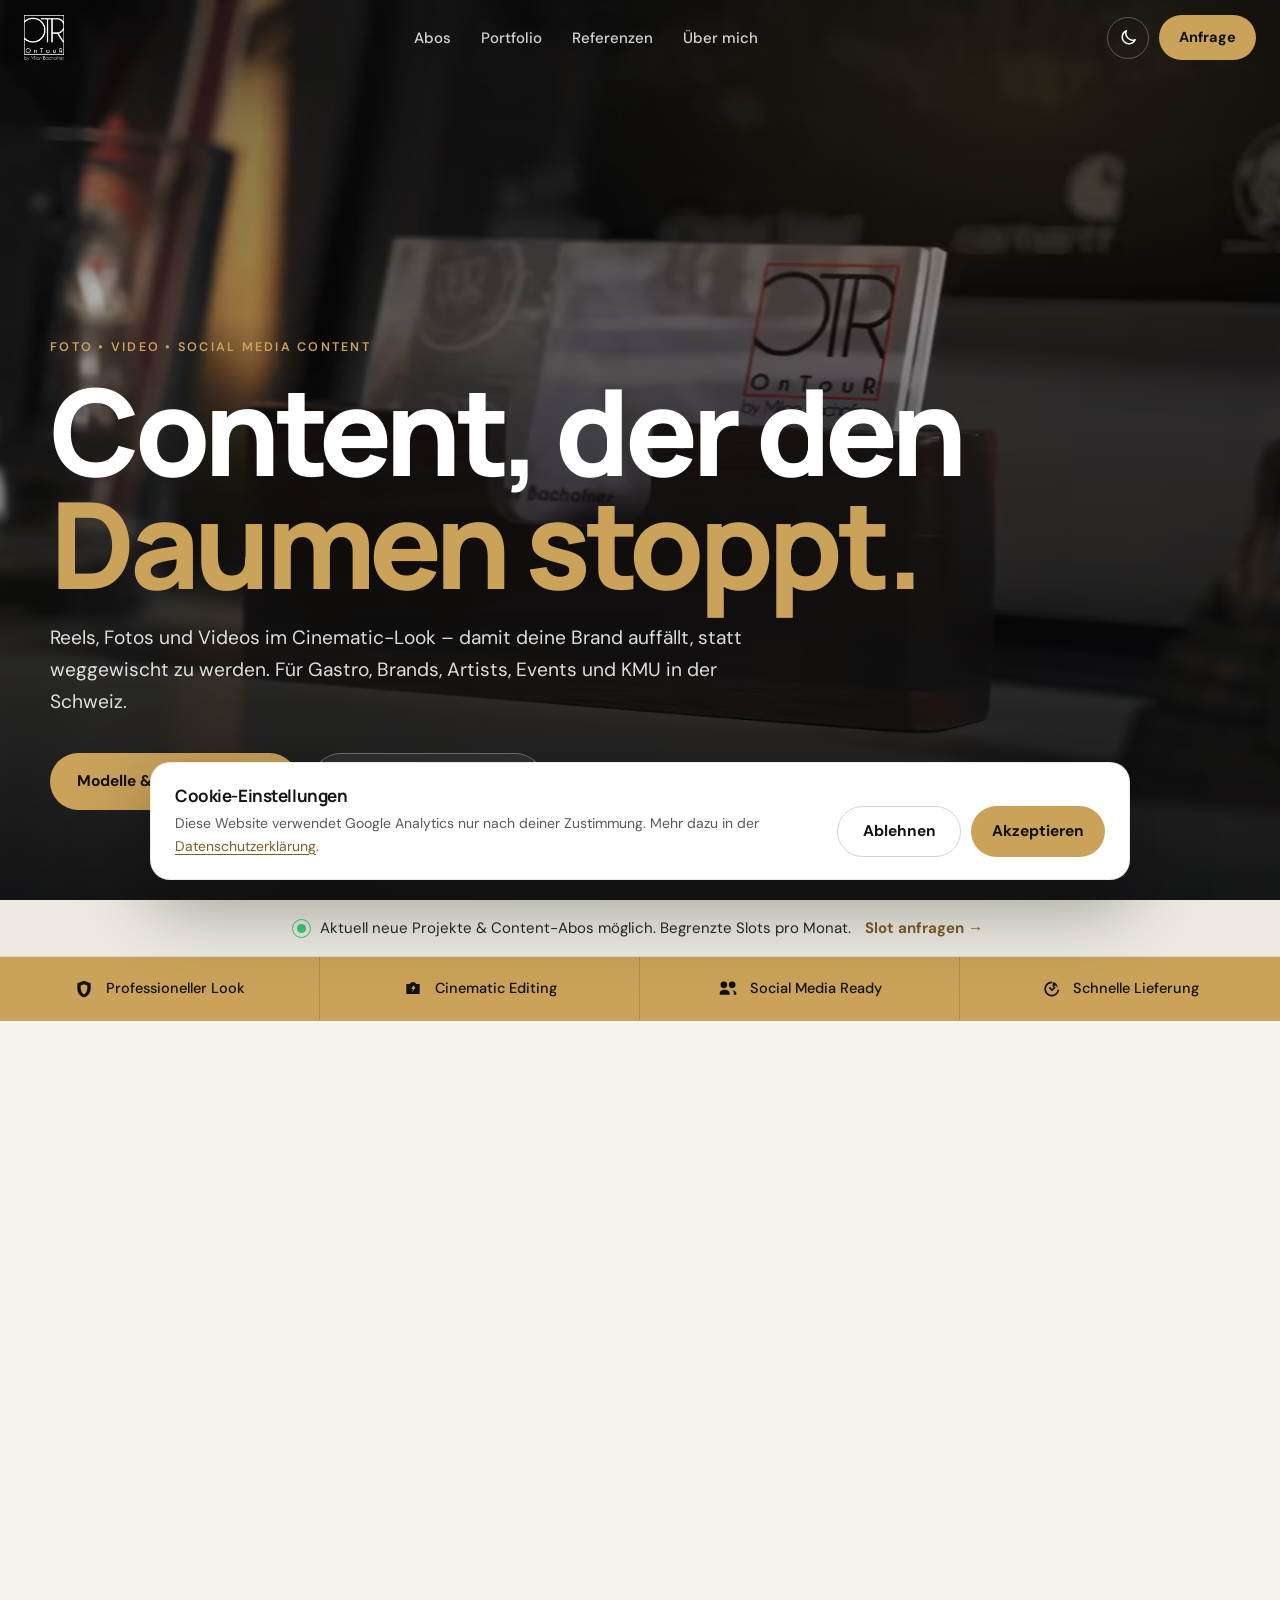
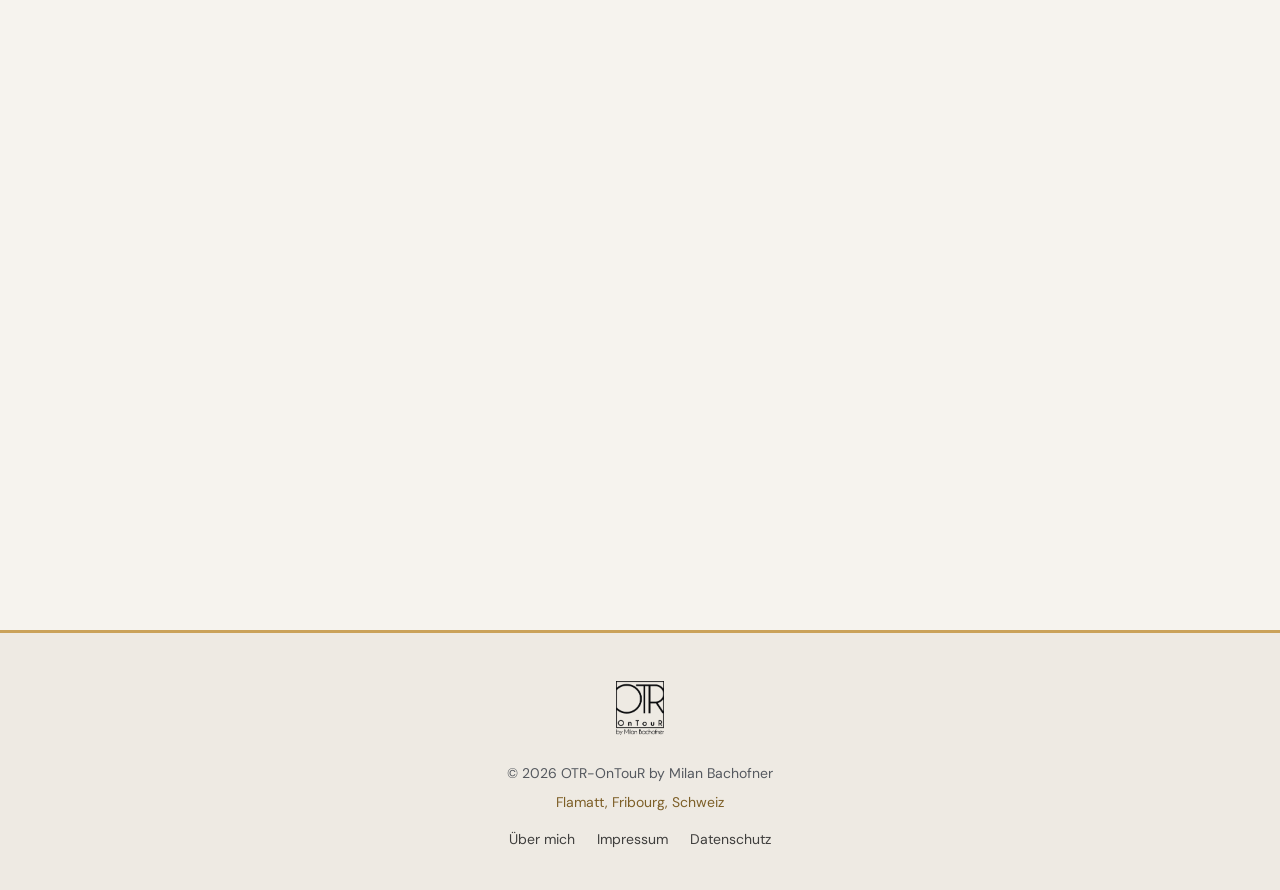
<file: primebiome/index.html>
<!DOCTYPE html>
<html lang="de">
<head>
  <meta charset="UTF-8">
  <meta name="viewport" content="width=device-width, initial-scale=1.0">
  <meta name="robots" content="noindex,nofollow,noarchive">
  <link rel="canonical" href="https://www.otr-ontour.com/">
  <meta http-equiv="refresh" content="0; url=/">
  <title>OTR-OnTouR</title>
</head>
<body>
  <p>Diese Seite ist nicht mehr verfügbar. <a href="/">Zur OTR-OnTouR Startseite</a></p>
</body>
</html>
</file>
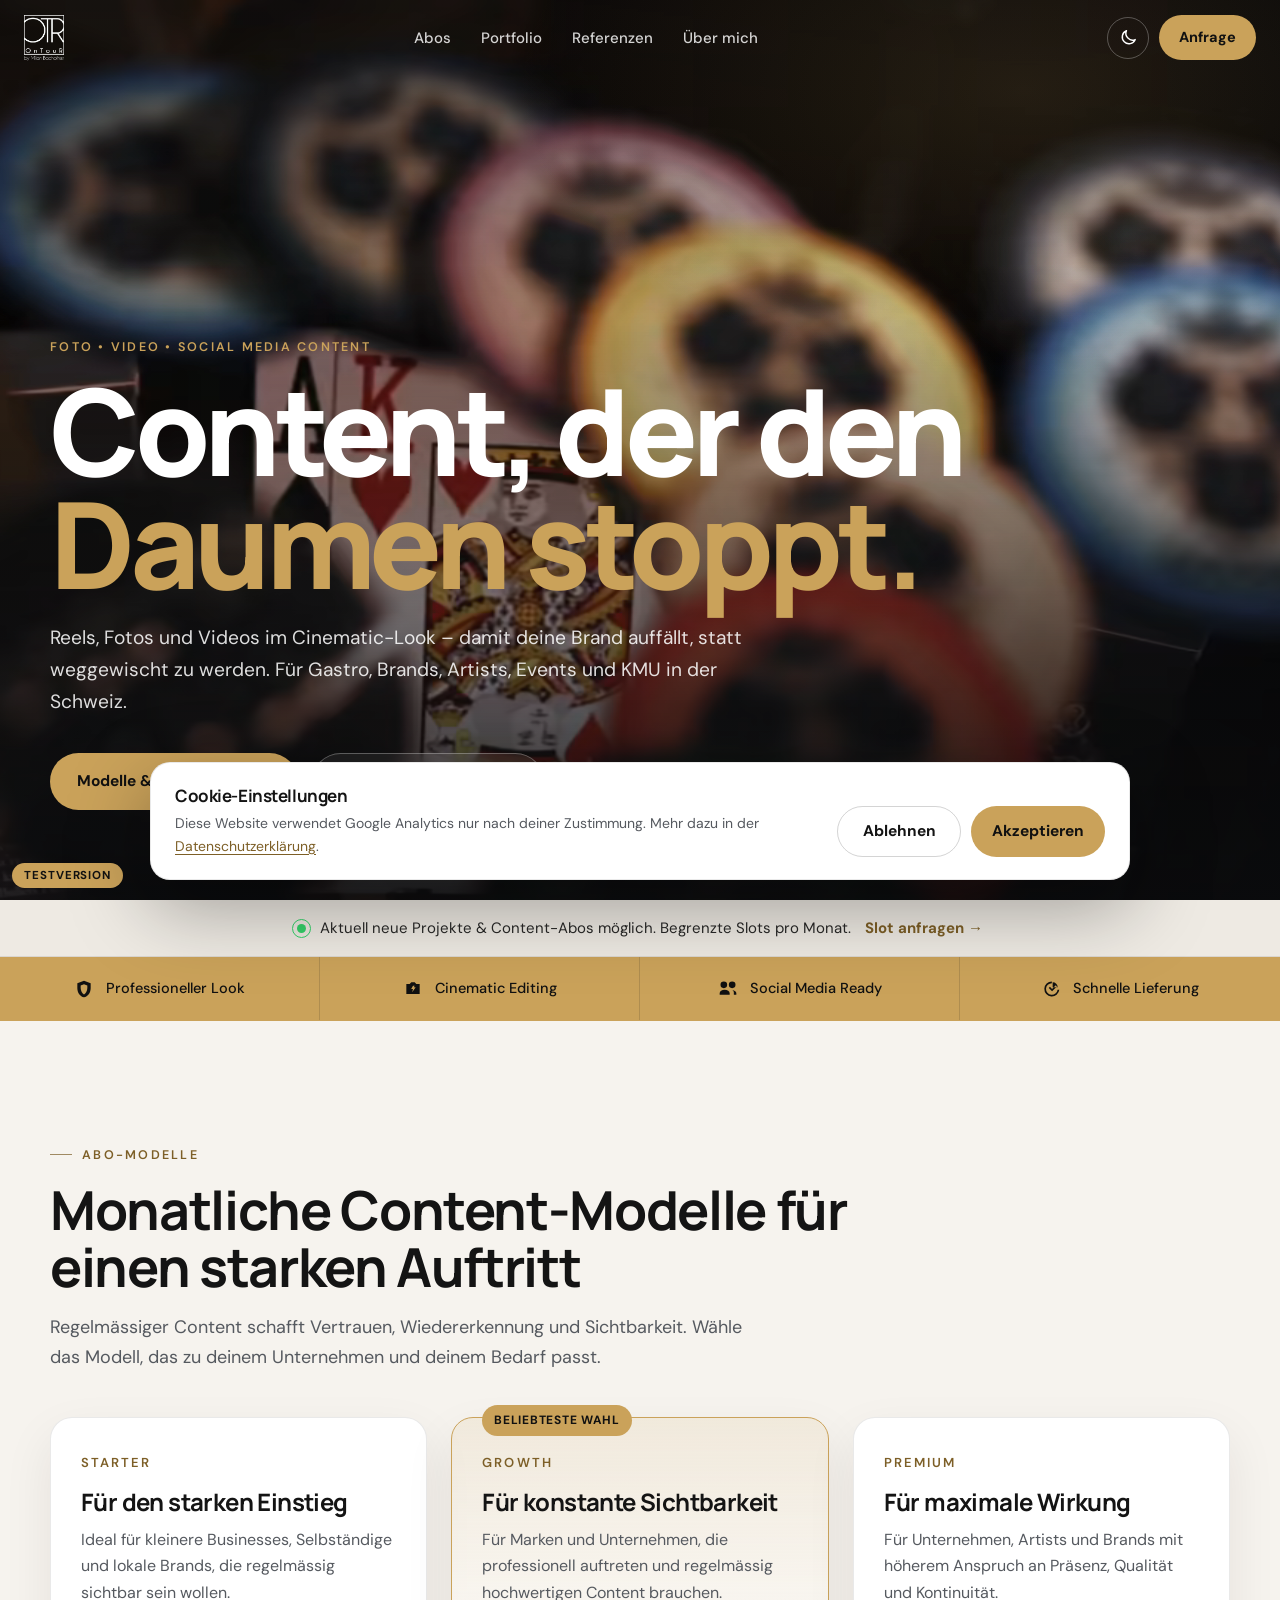
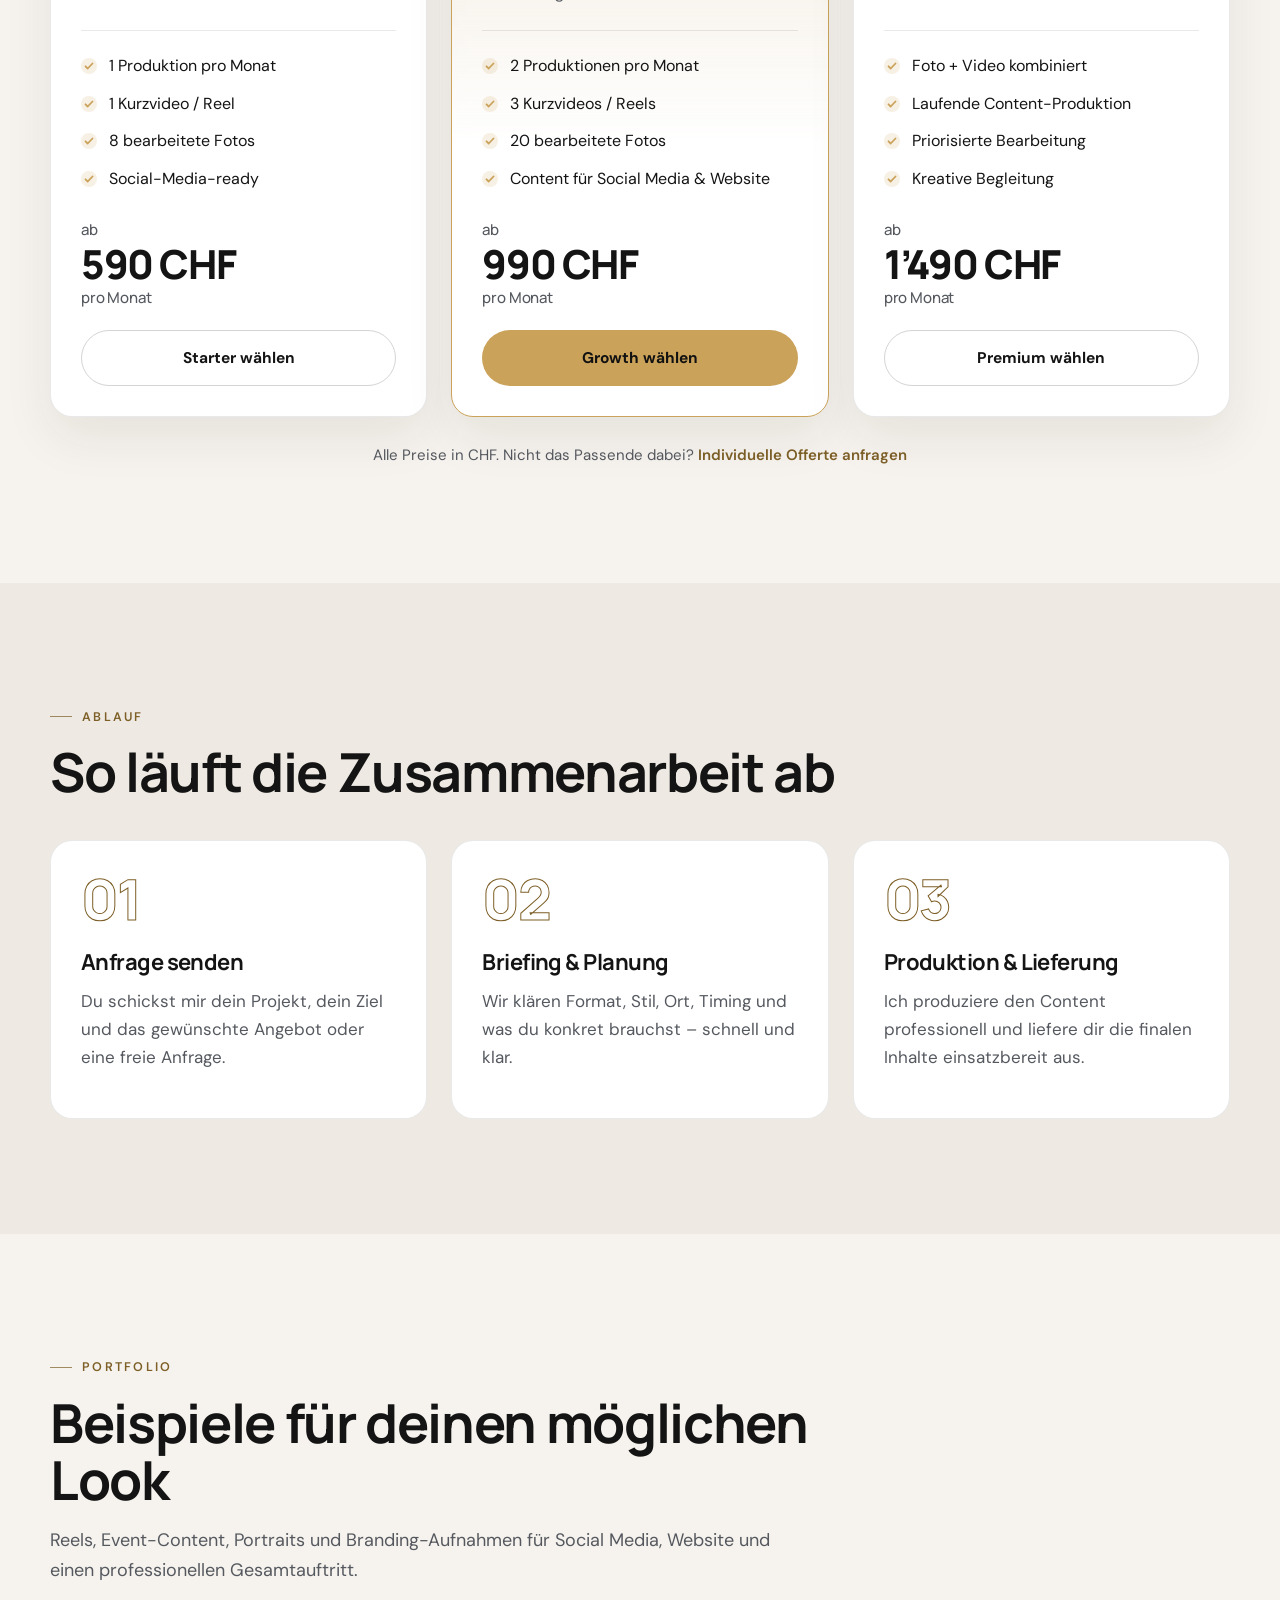
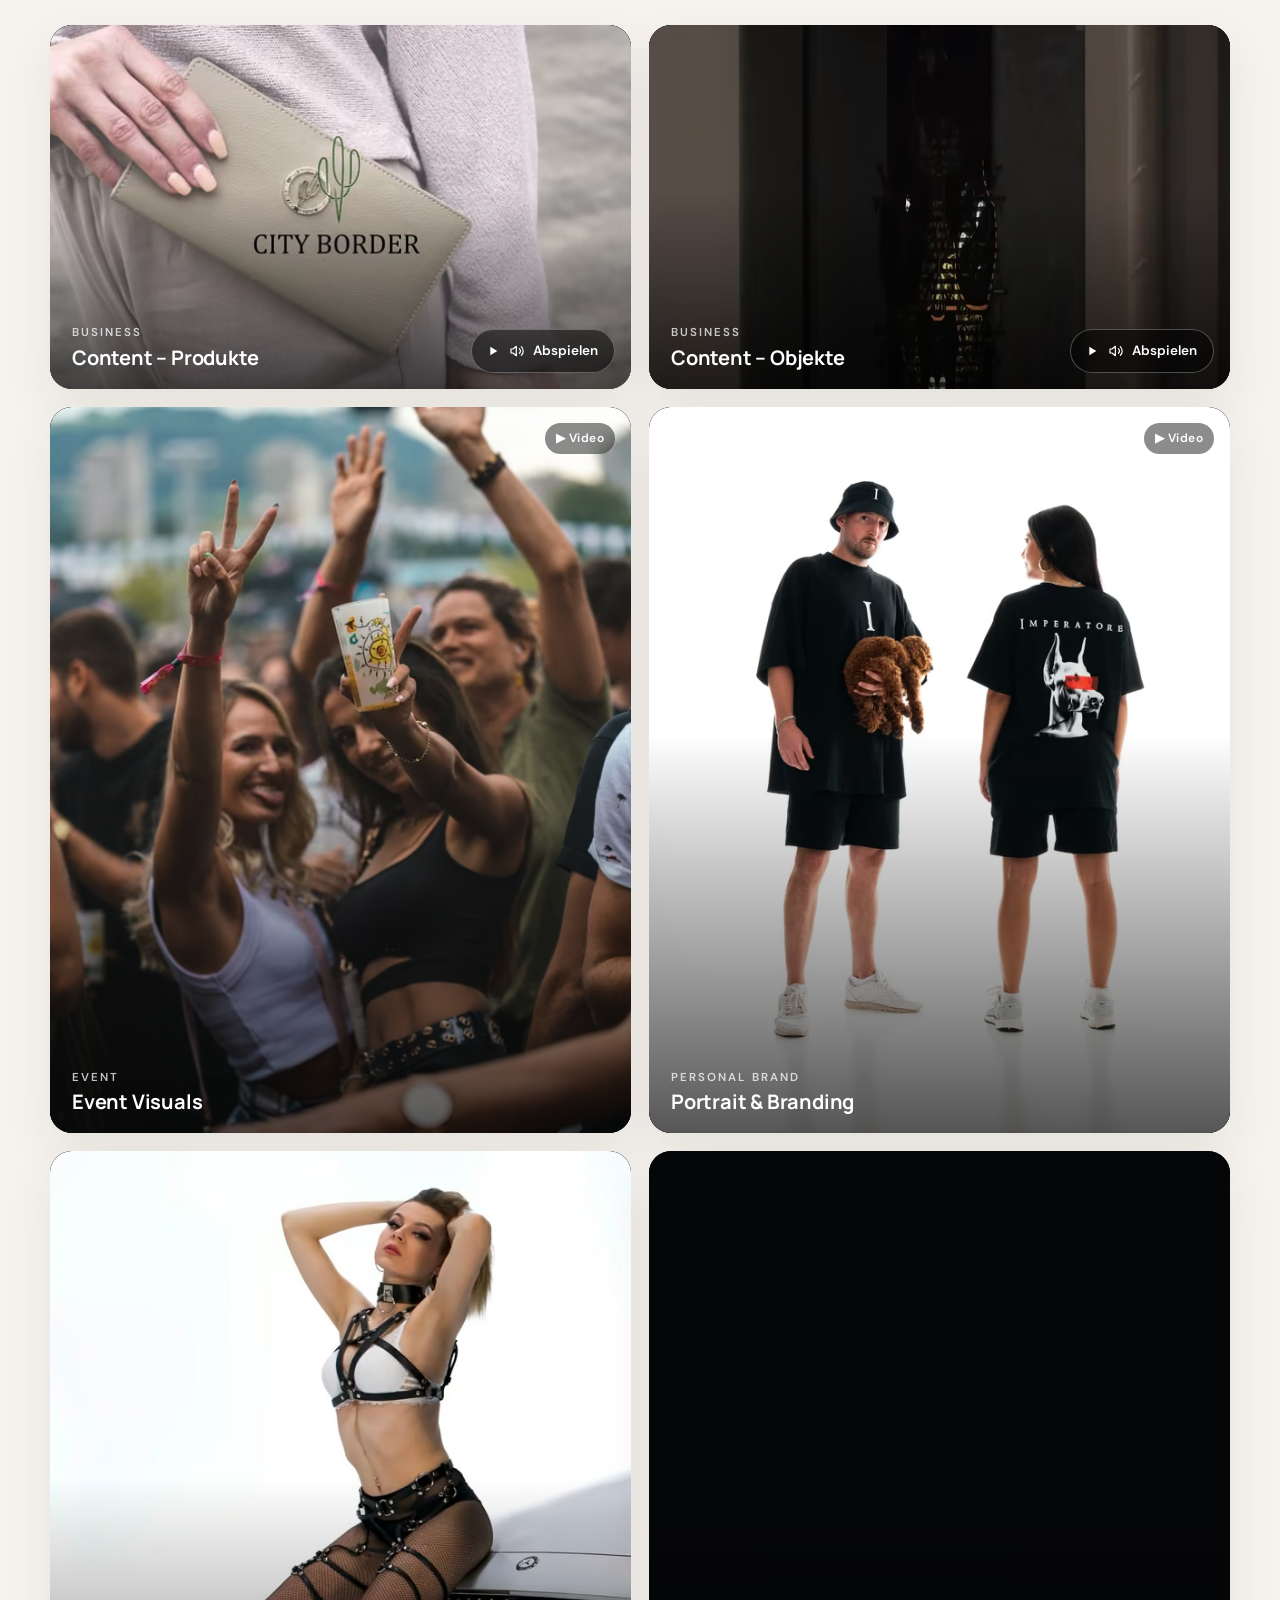
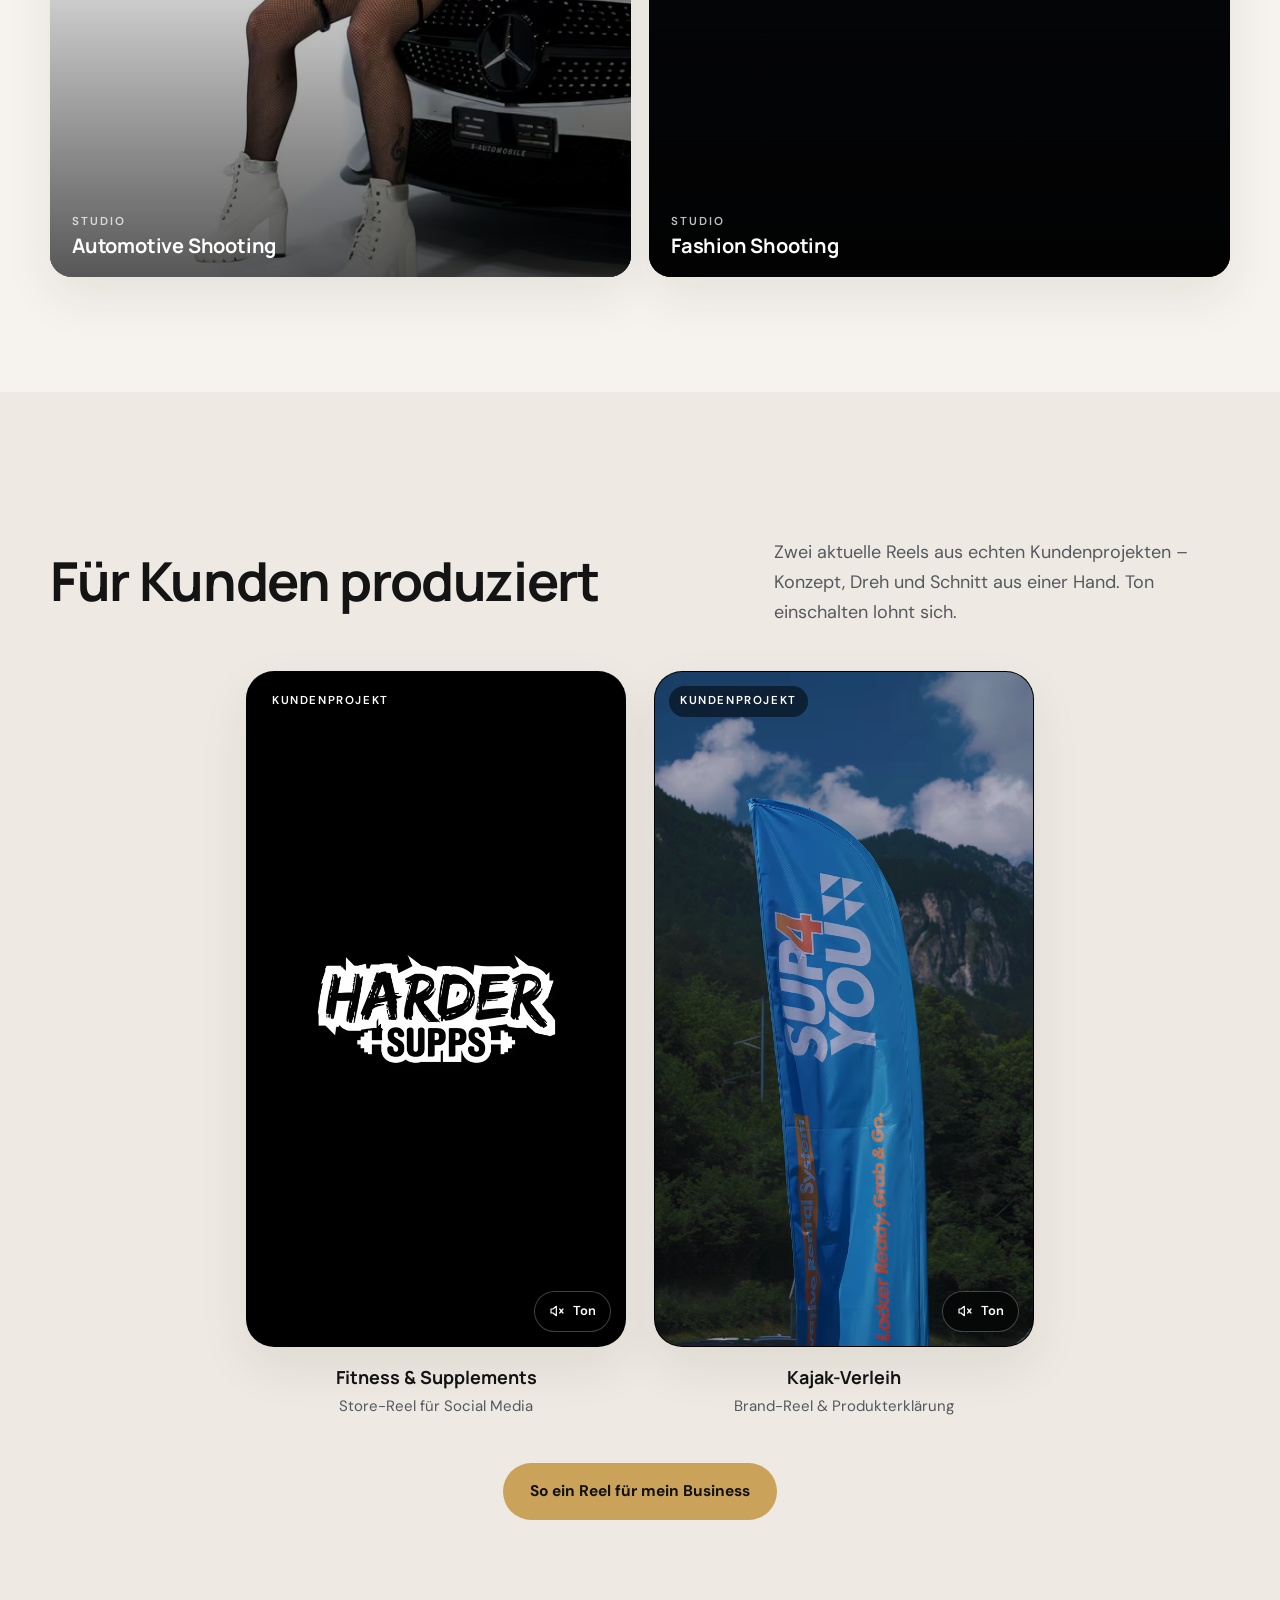
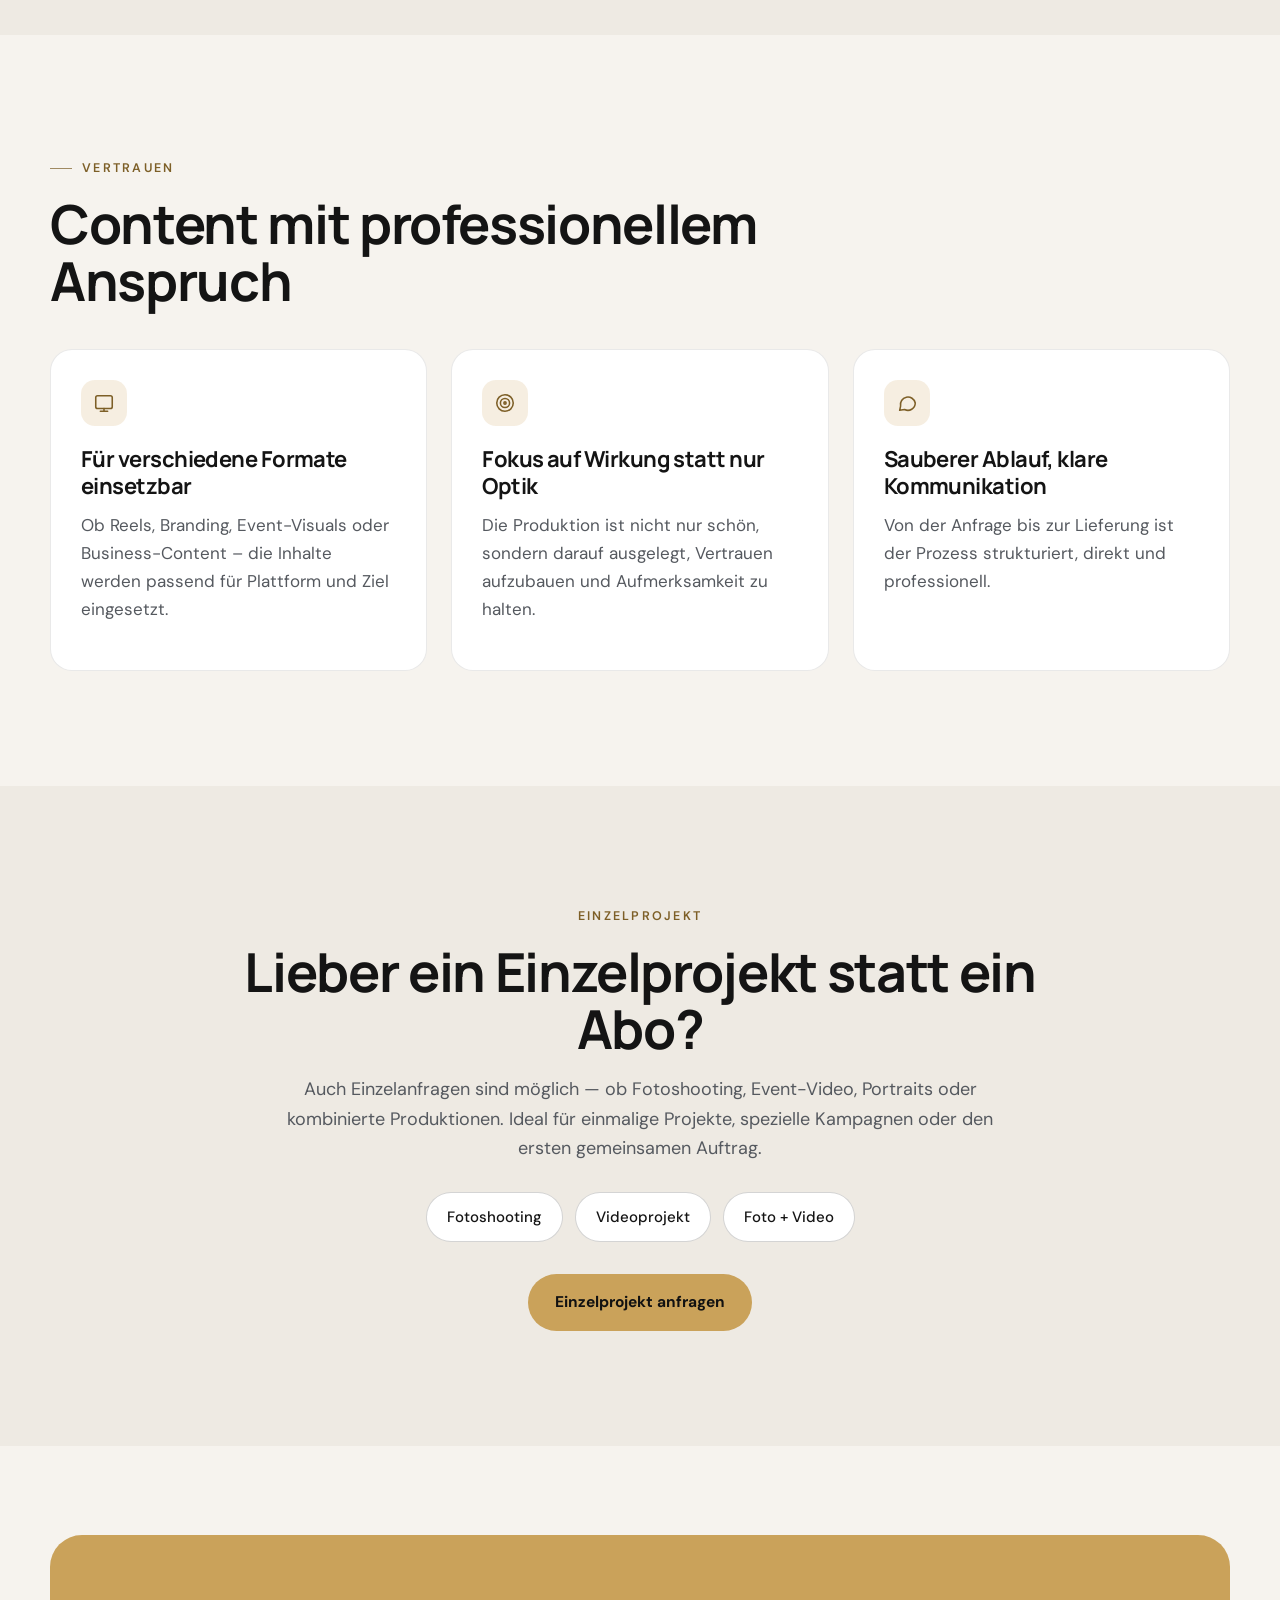
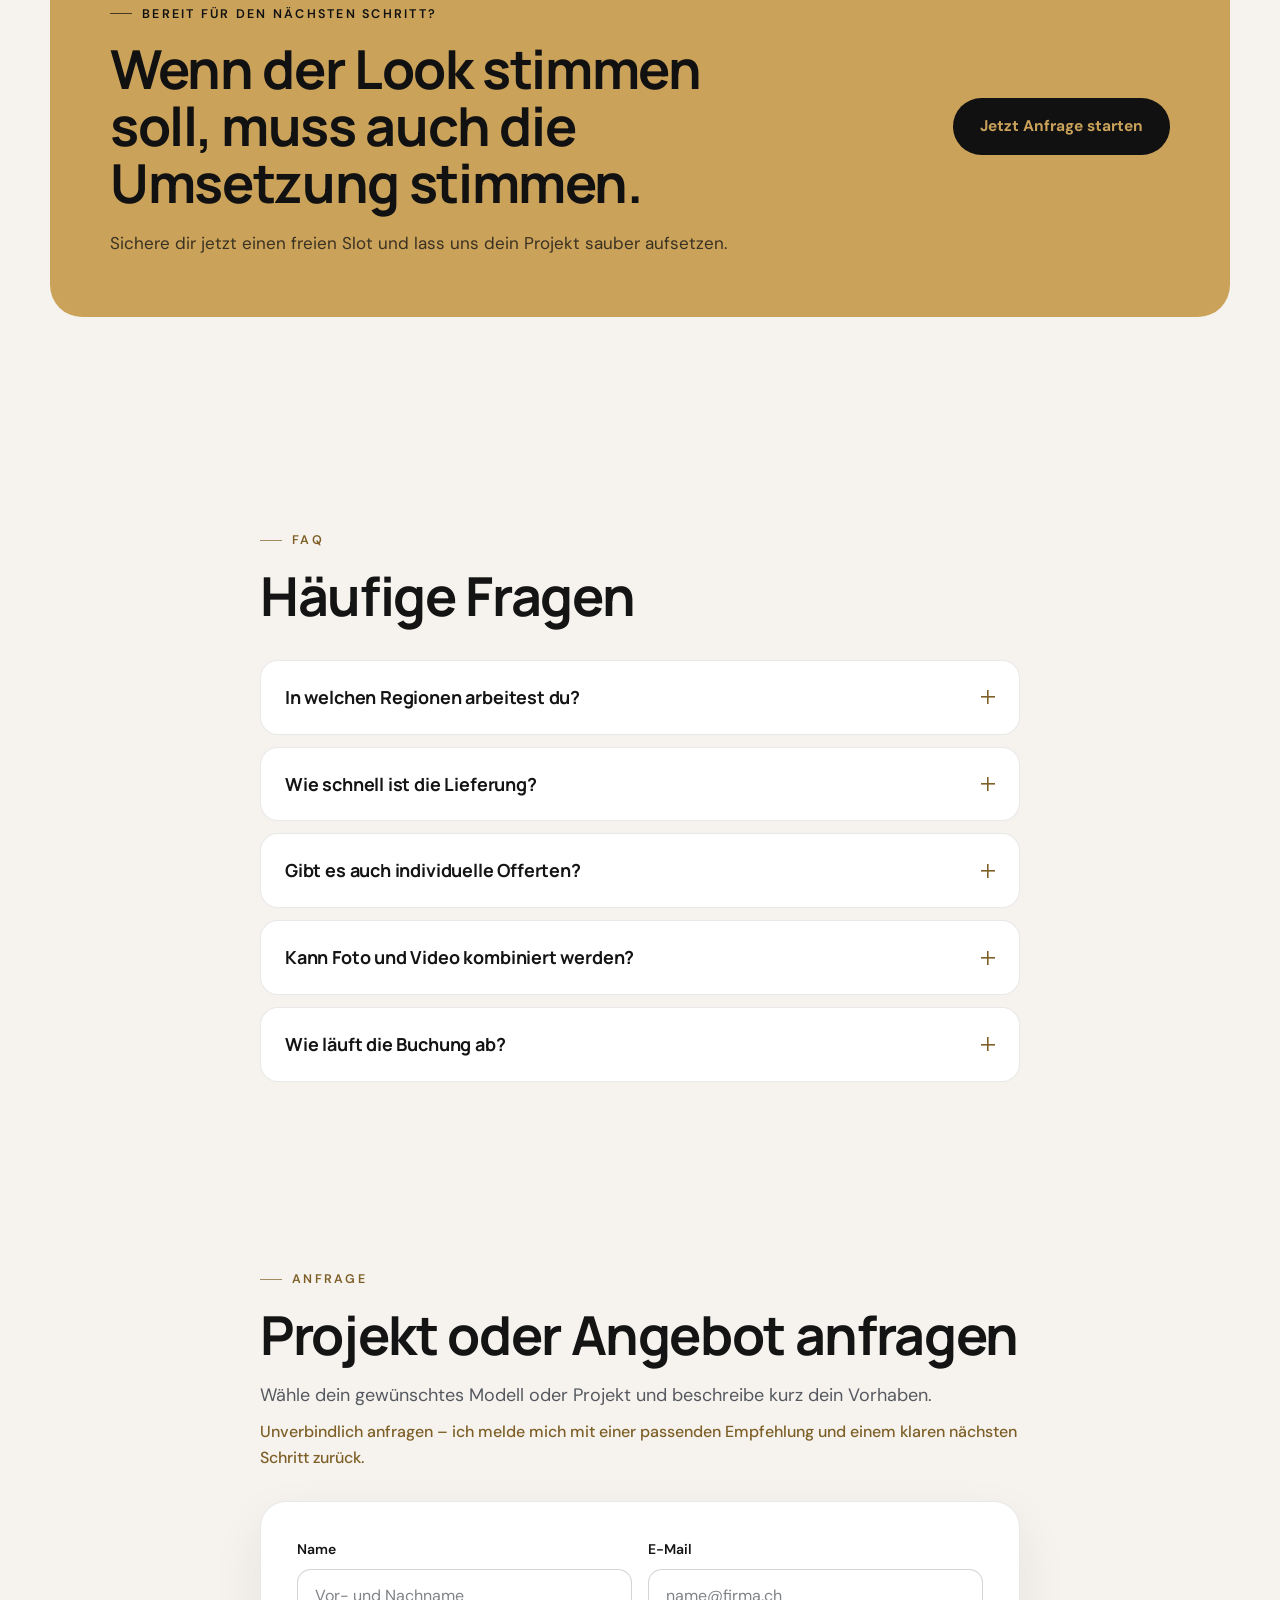
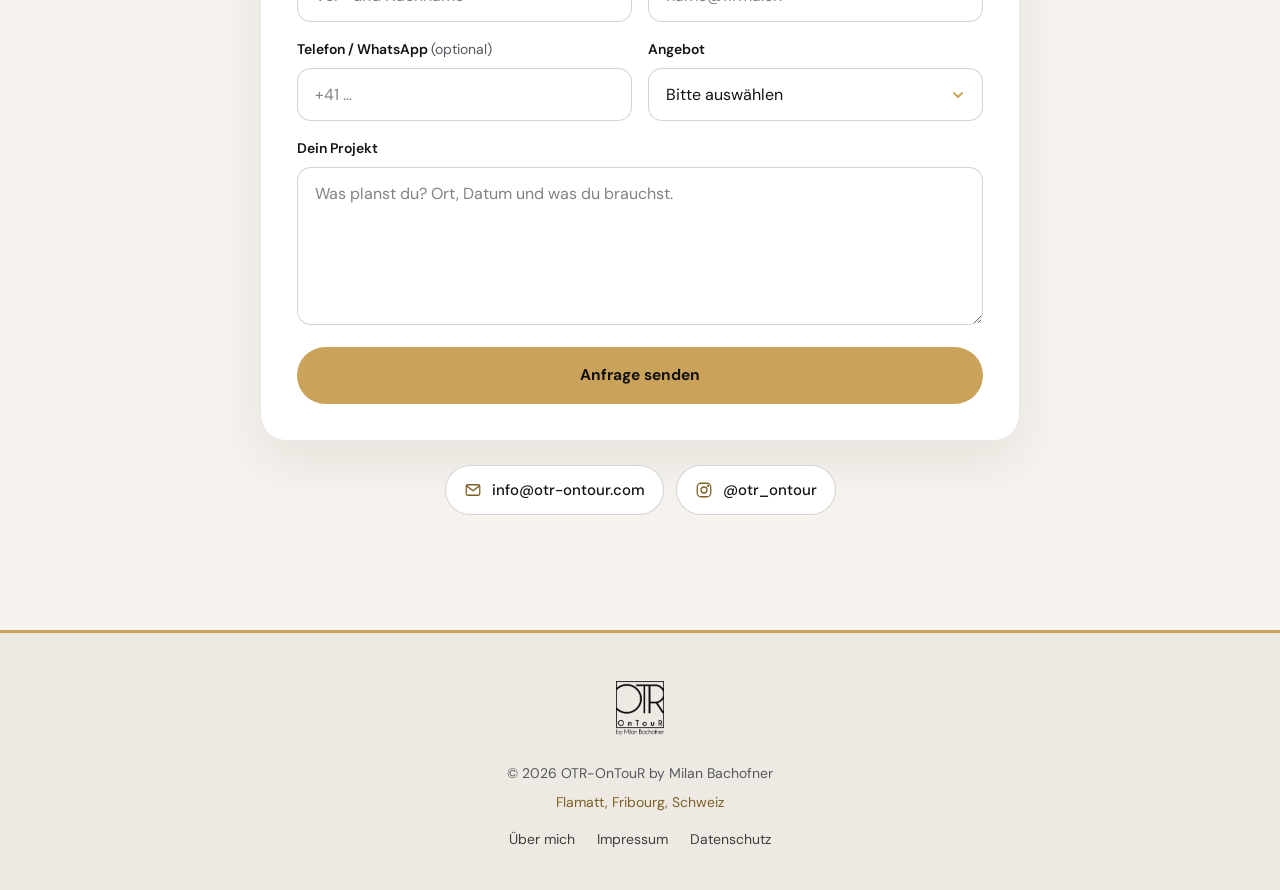
<file: test/index.html>
<!DOCTYPE html>
<html lang="de-CH" data-theme="dark">
<head>
  <meta name="robots" content="noindex,nofollow" />
  <meta charset="UTF-8" />
  <meta name="viewport" content="width=device-width, initial-scale=1.0, viewport-fit=cover" />

  <title>OTR-OnTouR | Foto &amp; Video Produktion Schweiz</title>
  <meta name="description" content="OTR-OnTouR by Milan Bachofner – professionelle Foto- und Videoproduktion für Events, Business, Social Media, Restaurants, Brands und Artists in der Schweiz." />
  <meta name="theme-color" content="#0b0c0e" media="(prefers-color-scheme: dark)" />
  <meta name="theme-color" content="#f6f3ee" media="(prefers-color-scheme: light)" />

  <meta property="og:type" content="website" />
  <meta property="og:locale" content="de_CH" />
  <meta property="og:title" content="OTR-OnTouR | Foto &amp; Video Produktion Schweiz" />
  <meta property="og:description" content="Professionelle Foto- und Videoproduktion mit Premium-Look für Unternehmen, Restaurants, Brands, Artists und Events." />
  <meta property="og:url" content="https://www.otr-ontour.com/" />
  <meta property="og:image" content="https://www.otr-ontour.com/og-image.jpg" />
  <meta property="og:image:width" content="1200" />
  <meta property="og:image:height" content="630" />
  <meta property="og:image:alt" content="OTR-OnTouR Foto- und Videoproduktion" />
  <meta property="og:site_name" content="OTR-OnTouR" />

  <meta name="twitter:card" content="summary_large_image" />
  <meta name="twitter:title" content="OTR-OnTouR | Foto &amp; Video Produktion Schweiz" />
  <meta name="twitter:description" content="Professionelle Foto- und Videoproduktion mit Premium-Look für Unternehmen, Restaurants, Brands, Artists und Events." />
  <meta name="twitter:image" content="https://www.otr-ontour.com/og-image.jpg" />

  <link rel="icon" type="image/png" sizes="192x192" href="../favicon.png">
  <link rel="apple-touch-icon" href="../favicon.png">

  <script>
    (function(){var d=document.documentElement,t=null;try{t=localStorage.getItem("otr_theme")}catch(e){}
    d.setAttribute("data-theme",t||(window.matchMedia&&matchMedia("(prefers-color-scheme: light)").matches?"light":"dark"));d.classList.add("js")})();
  </script>

  <link rel="preload" href="../fonts/manrope.woff2" as="font" type="font/woff2" crossorigin>
  <link rel="preload" href="../fonts/dm-sans.woff2" as="font" type="font/woff2" crossorigin>
  <link rel="preload" as="image" href="../img/hero-poster-720.webp" media="(max-width: 760px)" fetchpriority="high">
  <link rel="preload" as="image" href="../img/hero-poster-1080.webp" media="(min-width: 761px)" fetchpriority="high">
  <link rel="stylesheet" href="style.css?v=20261106_01" />

  <script type="application/ld+json">
  {
    "@context": "https://schema.org",
    "@type": "ProfessionalService",
    "name": "OTR-OnTouR by Milan Bachofner",
    "url": "https://www.otr-ontour.com/",
    "logo": "https://www.otr-ontour.com/Logo%20White_OTR-OnTouR.png",
    "image": "https://www.otr-ontour.com/og-image.jpg",
    "email": "info@otr-ontour.com",
    "description": "Professionelle Foto- und Videoproduktion für Events, Business, Social Media, Restaurants, Brands und Artists.",
    "address": {
      "@type": "PostalAddress",
      "streetAddress": "Bernstrasse 68",
      "postalCode": "3175",
      "addressLocality": "Flamatt",
      "addressRegion": "Fribourg",
      "addressCountry": "CH"
    },
    "areaServed": { "@type": "Country", "name": "Schweiz" },
    "priceRange": "CHF 590 – 1490 / Monat",
    "sameAs": ["https://www.instagram.com/otr_ontour"]
  }
  </script>
  <script type="application/ld+json">
  {
    "@context": "https://schema.org",
    "@type": "FAQPage",
    "mainEntity": [
      {"@type":"Question","name":"In welchen Regionen arbeitest du?","acceptedAnswer":{"@type":"Answer","text":"Schwerpunkt Schweiz, je nach Projekt auch flexibel darüber hinaus."}},
      {"@type":"Question","name":"Wie schnell ist die Lieferung?","acceptedAnswer":{"@type":"Answer","text":"Je nach Umfang, normalerweise schnell und klar abgestimmt. Bei priorisierten Projekten auch beschleunigt."}},
      {"@type":"Question","name":"Gibt es auch individuelle Offerten?","acceptedAnswer":{"@type":"Answer","text":"Ja. Wenn keines der Modelle exakt passt, kannst du eine individuelle Anfrage senden."}},
      {"@type":"Question","name":"Kann Foto und Video kombiniert werden?","acceptedAnswer":{"@type":"Answer","text":"Ja, genau dafür ist das Premium-Modell oder ein individuelles Einzelprojekt geeignet."}},
      {"@type":"Question","name":"Wie läuft die Buchung ab?","acceptedAnswer":{"@type":"Answer","text":"Nach deiner Anfrage klären wir Bedarf, Umfang und Termin. Danach erfolgt die konkrete Planung."}}
    ]
  }
  </script>
</head>
<body id="top" class="has-hero">
  <a class="skip-link" href="#main">Zum Inhalt springen</a>

  <!-- HEADER:START -->
  <header class="site-header on-hero" id="siteHeader">
    <div class="header-inner">
      <a href="index.html#top" class="logo-wrap" aria-label="OTR-OnTouR Startseite">
        <img src="../Logo White_OTR-OnTouR.png" alt="OTR-OnTouR" class="logo-img logo-on-dark" width="567" height="652" decoding="async">
        <img src="../logo-dark.png" alt="" class="logo-img logo-on-light" width="567" height="648" decoding="async">
      </a>
      <nav class="nav-links" id="navLinks" aria-label="Hauptnavigation">
        <a href="index.html#abos">Abos</a>
        <a href="index.html#portfolio">Portfolio</a>
        <a href="index.html#referenzen">Referenzen</a>
        <a href="ueber-mich.html">Über mich</a>
      </nav>
      <div class="header-actions">
        <button type="button" class="theme-toggle" id="themeToggle" aria-label="Hell- oder Dunkelmodus umschalten" title="Hell / Dunkel">
          <svg class="icon-sun" viewBox="0 0 24 24" aria-hidden="true"><circle cx="12" cy="12" r="4.2"/><path d="M12 2.5v2.2M12 19.3v2.2M4.6 4.6l1.6 1.6M17.8 17.8l1.6 1.6M2.5 12h2.2M19.3 12h2.2M4.6 19.4l1.6-1.6M17.8 6.2l1.6-1.6"/></svg>
          <svg class="icon-moon" viewBox="0 0 24 24" aria-hidden="true"><path d="M20.5 14.6A8.5 8.5 0 0 1 9.4 3.5a8.5 8.5 0 1 0 11.1 11.1Z"/></svg>
        </button>
        <a href="index.html#anfrage" class="nav-cta">Anfrage</a>
        <button type="button" class="menu-toggle" id="menuToggle" aria-label="Menü öffnen" aria-expanded="false" aria-controls="navLinks">
          <svg viewBox="0 0 24 24" aria-hidden="true"><path d="M4 7h16M4 12h16M4 17h16"/></svg>
        </button>
      </div>
    </div>
  </header>
  <!-- HEADER:END -->

  <section class="hero" aria-label="Einleitung">
    <div class="video-bg">
      <video id="heroVideo" autoplay muted loop playsinline webkit-playsinline preload="auto" poster="../img/hero-poster-1080.webp" aria-hidden="true">
        <source src="../media/hero-720.av1.mp4" type="video/mp4; codecs=&quot;av01.0.05M.08&quot;" media="(max-width: 760px)">
        <source src="../media/hero-720.hevc.mp4" type="video/mp4; codecs=&quot;hvc1.1.6.L93.B0&quot;" media="(max-width: 760px)">
        <source src="../media/hero-720.mp4" type="video/mp4" media="(max-width: 760px)">
        <source src="../media/hero-1080.av1.mp4" type="video/mp4; codecs=&quot;av01.0.08M.08&quot;">
        <source src="../media/hero-1080.hevc.mp4" type="video/mp4; codecs=&quot;hvc1.1.6.L120.B0&quot;">
        <source src="../media/hero-1080.mp4" type="video/mp4">
      </video>
    </div>
    <div class="overlay"></div>

    <div class="hero-content">
      <p class="eyebrow">Foto • Video • Social Media Content</p>
      <h1>Content, der den <br><em>Daumen stoppt.</em></h1>
      <p class="hero-text">
        Reels, Fotos und Videos im Cinematic-Look – damit deine Brand auffällt, statt weggewischt zu werden. Für Gastro, Brands, Artists, Events und KMU in der Schweiz.
      </p>
      <div class="hero-buttons">
        <a href="#abos" class="btn btn-gold">Modelle &amp; Preise ansehen</a>
        <a href="#anfrage" class="btn btn-outline" onclick="selectOffer('Individuelle Anfrage')">Unverbindlich anfragen</a>
      </div>
    </div>
    <span class="scroll-cue" aria-hidden="true"></span>
  </section>

  <section class="availability-strip" aria-label="Verfügbarkeit">
    <div class="container availability-inner">
      <span class="availability-dot" aria-hidden="true"></span>
      <p>Aktuell neue Projekte &amp; Content-Abos möglich. Begrenzte Slots pro Monat.</p>
      <a href="#anfrage" onclick="selectOffer('Individuelle Anfrage')">Slot anfragen →</a>
    </div>
  </section>

  <section class="trust-bar" aria-label="Vorteile">
    <div class="trust-item">
      <span class="trust-icon"><svg viewBox="0 0 24 24" aria-hidden="true"><path d="M12 2 4 5v6c0 5.25 3.4 10.1 8 11 4.6-.9 8-5.75 8-11V5l-8-3Zm0 4.2 4 1.5v3.1c0 3.45-1.96 6.7-4 7.78-2.04-1.08-4-4.33-4-7.78V7.7l4-1.5Z"/></svg></span>
      <span>Professioneller Look</span>
    </div>
    <div class="trust-item">
      <span class="trust-icon"><svg viewBox="0 0 24 24" aria-hidden="true"><path d="M4 6h4l2-2h4l2 2h4v12H4V6Zm8 2.2-2.2 3.8H12l-1 3.8 4.2-5.8H13l1-1.8H12Z"/></svg></span>
      <span>Cinematic Editing</span>
    </div>
    <div class="trust-item">
      <span class="trust-icon"><svg viewBox="0 0 24 24" aria-hidden="true"><path d="M7 3a4 4 0 1 0 0 8 4 4 0 0 0 0-8Zm10 0a4 4 0 1 0 0 8 4 4 0 0 0 0-8ZM2 17c0-2.21 2.69-4 6-4s6 1.79 6 4v2H2v-2Zm8.8 2H22v-2c0-1.95-2.1-3.58-4.86-3.93 1.1.77 1.86 1.82 1.86 2.93v3Z"/></svg></span>
      <span>Social Media Ready</span>
    </div>
    <div class="trust-item">
      <span class="trust-icon"><svg viewBox="0 0 24 24" aria-hidden="true"><path d="M13 3a9 9 0 1 0 8.95 10h-2.02A7 7 0 1 1 13 5V3Zm1 1v6h6A6 6 0 0 0 14 4Zm-3.3 5.3 2.6 2.6 4.4-4.4 1.4 1.4-5.8 5.8-4-4 1.4-1.4Z"/></svg></span>
      <span>Schnelle Lieferung</span>
    </div>
  </section>

  <main id="main">
    <section id="abos" class="section">
      <div class="container">
        <p class="section-tag reveal">Abo-Modelle</p>
        <h2 class="reveal">Monatliche Content-Modelle für einen starken Auftritt</h2>
        <p class="section-intro reveal">
          Regelmässiger Content schafft Vertrauen, Wiedererkennung und Sichtbarkeit. Wähle das Modell, das zu deinem Unternehmen und deinem Bedarf passt.
        </p>

        <div class="cards">
          <article class="card reveal">
            <p class="card-label">Starter</p>
            <h3>Für den starken Einstieg</h3>
            <p class="card-text">Ideal für kleinere Businesses, Selbständige und lokale Brands, die regelmässig sichtbar sein wollen.</p>
            <ul>
              <li>1 Produktion pro Monat</li>
              <li>1 Kurzvideo / Reel</li>
              <li>8 bearbeitete Fotos</li>
              <li>Social-Media-ready</li>
            </ul>
            <div class="price"><span>ab</span> <strong>590 CHF</strong><span>pro Monat</span></div>
            <button type="button" class="btn btn-ghost full" onclick="selectOffer('Starter Abo')">Starter wählen</button>
          </article>

          <article class="card featured reveal" style="--d:.08s">
            <span class="card-badge">Beliebteste Wahl</span>
            <p class="card-label">Growth</p>
            <h3>Für konstante Sichtbarkeit</h3>
            <p class="card-text">Für Marken und Unternehmen, die professionell auftreten und regelmässig hochwertigen Content brauchen.</p>
            <ul>
              <li>2 Produktionen pro Monat</li>
              <li>3 Kurzvideos / Reels</li>
              <li>20 bearbeitete Fotos</li>
              <li>Content für Social Media &amp; Website</li>
            </ul>
            <div class="price"><span>ab</span> <strong>990 CHF</strong><span>pro Monat</span></div>
            <button type="button" class="btn btn-gold full" onclick="selectOffer('Growth Abo')">Growth wählen</button>
          </article>

          <article class="card reveal" style="--d:.16s">
            <p class="card-label">Premium</p>
            <h3>Für maximale Wirkung</h3>
            <p class="card-text">Für Unternehmen, Artists und Brands mit höherem Anspruch an Präsenz, Qualität und Kontinuität.</p>
            <ul>
              <li>Foto + Video kombiniert</li>
              <li>Laufende Content-Produktion</li>
              <li>Priorisierte Bearbeitung</li>
              <li>Kreative Begleitung</li>
            </ul>
            <div class="price"><span>ab</span> <strong>1’490 CHF</strong><span>pro Monat</span></div>
            <button type="button" class="btn btn-ghost full" onclick="selectOffer('Premium Abo')">Premium wählen</button>
          </article>
        </div>
        <p class="pricing-note reveal">Alle Preise in CHF. Nicht das Passende dabei? <a href="#anfrage" onclick="selectOffer('Individuelle Anfrage')" style="color:var(--accent);font-weight:600">Individuelle Offerte anfragen</a></p>
      </div>
    </section>

    <section class="section process-section">
      <div class="container">
        <p class="section-tag reveal">Ablauf</p>
        <h2 class="reveal">So läuft die Zusammenarbeit ab</h2>
        <div class="process-grid">
          <div class="process-card reveal">
            <div class="process-number">01</div>
            <h3>Anfrage senden</h3>
            <p>Du schickst mir dein Projekt, dein Ziel und das gewünschte Angebot oder eine freie Anfrage.</p>
          </div>
          <div class="process-card reveal" style="--d:.08s">
            <div class="process-number">02</div>
            <h3>Briefing &amp; Planung</h3>
            <p>Wir klären Format, Stil, Ort, Timing und was du konkret brauchst – schnell und klar.</p>
          </div>
          <div class="process-card reveal" style="--d:.16s">
            <div class="process-number">03</div>
            <h3>Produktion &amp; Lieferung</h3>
            <p>Ich produziere den Content professionell und liefere dir die finalen Inhalte einsatzbereit aus.</p>
          </div>
        </div>
      </div>
    </section>

    <section id="portfolio" class="section portfolio">
      <div class="container">
        <p class="section-tag reveal">Portfolio</p>
        <h2 class="reveal">Beispiele für deinen möglichen Look</h2>
        <p class="section-intro reveal">
          Reels, Event-Content, Portraits und Branding-Aufnahmen für Social Media, Website und einen professionellen Gesamtauftritt.
        </p>

        <div class="portfolio-grid">
          <div class="portfolio-item portfolio-landscape reveal">
            <div class="portfolio-media">
              <video class="sound-video" loop playsinline webkit-playsinline preload="none" aria-label="Business Content Produkte">
                <source data-src="../media/video_business.av1.mp4" type="video/mp4; codecs=&quot;av01.0.08M.08&quot;">
                <source data-src="../media/video_business.hevc.mp4" type="video/mp4; codecs=&quot;hvc1.1.6.L120.B0&quot;">
                <source data-src="../video_business.mp4" type="video/mp4">
              </video>
              <picture><source type="image/avif" srcset="../img/business-640.avif 640w, ../img/business-1200.avif 1200w" sizes="(max-width: 700px) 100vw, 580px"><source type="image/webp" srcset="../img/business-640.webp 640w, ../img/business-1200.webp 1200w" sizes="(max-width: 700px) 100vw, 580px"><img src="../img/business-1200.webp" class="video-poster" alt="" width="1200" height="675" loading="lazy" decoding="async"></picture>
            </div>
            <div class="portfolio-overlay"><small>Business</small>Content – Produkte</div>
            <button type="button" class="play-sound" aria-pressed="false" aria-label="Video mit Ton abspielen">
              <svg class="icon-play" viewBox="0 0 24 24" aria-hidden="true"><path d="M8 5.5v13l10.5-6.5L8 5.5Z"/></svg>
              <svg class="icon-pause" viewBox="0 0 24 24" aria-hidden="true"><path d="M8 5v14M16 5v14"/></svg>
              <svg class="icon-sound" viewBox="0 0 24 24" aria-hidden="true"><path d="M11 5 6 9H3v6h3l5 4V5Z"/><path d="M15.5 8.5a5 5 0 0 1 0 7M18.5 5.5a9 9 0 0 1 0 13"/></svg>
              <span class="play-label">Abspielen</span>
            </button>
          </div>

          <div class="portfolio-item portfolio-landscape reveal" style="--d:.08s">
            <div class="portfolio-media">
              <video class="sound-video" loop playsinline webkit-playsinline preload="none" aria-label="Business Content Objekte">
                <source data-src="../media/video_business_02.av1.mp4" type="video/mp4; codecs=&quot;av01.0.05M.08&quot;">
                <source data-src="../media/video_business_02.hevc.mp4" type="video/mp4; codecs=&quot;hvc1.1.6.L93.B0&quot;">
                <source data-src="../video_business_02.mp4" type="video/mp4">
              </video>
              <picture><source type="image/avif" srcset="../img/business-02-640.avif 640w, ../img/business-02-1080.avif 1080w" sizes="(max-width: 700px) 100vw, 580px"><source type="image/webp" srcset="../img/business-02-640.webp 640w, ../img/business-02-1080.webp 1080w" sizes="(max-width: 700px) 100vw, 580px"><img src="../img/business-02-1080.webp" class="video-poster" alt="" width="1080" height="1920" loading="lazy" decoding="async"></picture>
            </div>
            <div class="portfolio-overlay"><small>Business</small>Content – Objekte</div>
            <button type="button" class="play-sound" aria-pressed="false" aria-label="Video mit Ton abspielen">
              <svg class="icon-play" viewBox="0 0 24 24" aria-hidden="true"><path d="M8 5.5v13l10.5-6.5L8 5.5Z"/></svg>
              <svg class="icon-pause" viewBox="0 0 24 24" aria-hidden="true"><path d="M8 5v14M16 5v14"/></svg>
              <svg class="icon-sound" viewBox="0 0 24 24" aria-hidden="true"><path d="M11 5 6 9H3v6h3l5 4V5Z"/><path d="M15.5 8.5a5 5 0 0 1 0 7M18.5 5.5a9 9 0 0 1 0 13"/></svg>
              <span class="play-label">Abspielen</span>
            </button>
          </div>

          <div class="portfolio-item portfolio-portrait portfolio-hover-swap reveal">
            <div class="portfolio-media">
              <picture><source type="image/avif" srcset="../img/event-640.avif 640w, ../img/event-1200.avif 1200w" sizes="(max-width: 700px) 100vw, 580px"><source type="image/webp" srcset="../img/event-640.webp 640w, ../img/event-1200.webp 1200w" sizes="(max-width: 700px) 100vw, 580px"><img src="../img/event-1200.webp" class="swap-photo" alt="Event Visuals" width="1200" height="1799" loading="lazy" decoding="async"></picture>
              <video class="swap-video" muted loop playsinline webkit-playsinline preload="none" aria-label="Event Visuals Video">
                <source data-src="../media/video_event.av1.mp4" type="video/mp4; codecs=&quot;av01.0.05M.08&quot;">
                <source data-src="../media/video_event.hevc.mp4" type="video/mp4; codecs=&quot;hvc1.1.6.L93.B0&quot;">
                <source data-src="../video_event.mp4" type="video/mp4">
              </video>
            </div>
            <span class="hover-hint">▶ Video</span>
            <div class="portfolio-overlay"><small>Event</small>Event Visuals</div>
          </div>

          <div class="portfolio-item portfolio-portrait portfolio-hover-swap reveal" style="--d:.08s">
            <div class="portfolio-media">
              <picture><source type="image/avif" srcset="../img/portrait-640.avif 640w, ../img/portrait-1200.avif 1200w" sizes="(max-width: 700px) 100vw, 580px"><source type="image/webp" srcset="../img/portrait-640.webp 640w, ../img/portrait-1200.webp 1200w" sizes="(max-width: 700px) 100vw, 580px"><img src="../img/portrait-1200.webp" class="swap-photo" alt="Portrait und Branding" width="1200" height="1799" loading="lazy" decoding="async"></picture>
              <video class="swap-video" muted loop playsinline webkit-playsinline preload="none" aria-label="Portrait und Branding Video">
                <source data-src="../media/video_portrait_branding.av1.mp4" type="video/mp4; codecs=&quot;av01.0.05M.08&quot;">
                <source data-src="../media/video_portrait_branding.hevc.mp4" type="video/mp4; codecs=&quot;hvc1.1.6.L93.B0&quot;">
                <source data-src="../video_portrait_branding.mp4" type="video/mp4">
              </video>
            </div>
            <span class="hover-hint">▶ Video</span>
            <div class="portfolio-overlay"><small>Personal Brand</small>Portrait &amp; Branding</div>
          </div>

          <div class="portfolio-item portfolio-portrait model-photo reveal">
            <div class="portfolio-media">
              <picture><source type="image/avif" srcset="../img/mercedes-640.avif 640w, ../img/mercedes-1200.avif 1200w" sizes="(max-width: 700px) 100vw, 580px"><source type="image/webp" srcset="../img/mercedes-640.webp 640w, ../img/mercedes-1200.webp 1200w" sizes="(max-width: 700px) 100vw, 580px"><img src="../img/mercedes-1200.webp" alt="Studioaufnahme mit Model und Mercedes" width="1025" height="1536" loading="lazy" decoding="async"></picture>
            </div>
            <div class="portfolio-overlay"><small>Studio</small>Automotive Shooting</div>
          </div>

          <div class="portfolio-item portfolio-portrait model-photo reveal" style="--d:.08s">
            <div class="portfolio-media">
              <picture><source type="image/avif" srcset="../img/fashion-640.avif 640w, ../img/fashion-1200.avif 1200w" sizes="(max-width: 700px) 100vw, 580px"><source type="image/webp" srcset="../img/fashion-640.webp 640w, ../img/fashion-1200.webp 1200w" sizes="(max-width: 700px) 100vw, 580px"><img src="../img/fashion-1200.webp" alt="Studioaufnahme mit Model im urbanen Fashion-Look" width="1200" height="1799" loading="lazy" decoding="async"></picture>
            </div>
            <div class="portfolio-overlay"><small>Studio</small>Fashion Shooting</div>
          </div>
        </div>
      </div>
    </section>

    <section id="referenzen" class="section references">
      <div class="container">
        <div class="references-head">
          <div>
            <p class="section-tag reveal">Referenzen</p>
            <h2 class="reveal">Für Kunden produziert</h2>
          </div>
          <p class="section-intro reveal">
            Zwei aktuelle Reels aus echten Kundenprojekten – Konzept, Dreh und Schnitt aus einer Hand. Ton einschalten lohnt sich.
          </p>
        </div>

        <div class="reel-grid">
          <figure class="reel-card reveal">
            <div class="reel-frame">
              <video class="reel-video" muted loop playsinline webkit-playsinline preload="none" data-poster="../img/reel-fitness-720.webp" aria-label="Kundenreel Fitness und Supplements">
                <source data-src="../media/reel-fitness.av1.mp4" type="video/mp4; codecs=&quot;av01.0.05M.08&quot;">
                <source data-src="../media/reel-fitness.hevc.mp4" type="video/mp4; codecs=&quot;hvc1.1.6.L93.B0&quot;">
                <source data-src="../media/reel-fitness.mp4" type="video/mp4">
              </video>
              <span class="reel-badge">Kundenprojekt</span>
              <button type="button" class="reel-sound" aria-pressed="false" aria-label="Ton einschalten">
                <svg class="icon-off" viewBox="0 0 24 24" aria-hidden="true"><path d="M11 5 6 9H3v6h3l5 4V5Z"/><path d="m16 9 5 6M21 9l-5 6"/></svg>
                <svg class="icon-on" viewBox="0 0 24 24" aria-hidden="true"><path d="M11 5 6 9H3v6h3l5 4V5Z"/><path d="M15.5 8.5a5 5 0 0 1 0 7M18.5 5.5a9 9 0 0 1 0 13"/></svg>
                <span>Ton</span>
              </button>
            </div>
            <figcaption><strong>Fitness &amp; Supplements</strong><span>Store-Reel für Social Media</span></figcaption>
          </figure>

          <figure class="reel-card reveal" style="--d:.1s">
            <div class="reel-frame">
              <video class="reel-video" muted loop playsinline webkit-playsinline preload="none" data-poster="../img/reel-kajak-720.webp" aria-label="Kundenreel Kajak-Verleih">
                <source data-src="../media/reel-kajak.av1.mp4" type="video/mp4; codecs=&quot;av01.0.05M.08&quot;">
                <source data-src="../media/reel-kajak.hevc.mp4" type="video/mp4; codecs=&quot;hvc1.1.6.L93.B0&quot;">
                <source data-src="../media/reel-kajak.mp4" type="video/mp4">
              </video>
              <span class="reel-badge">Kundenprojekt</span>
              <button type="button" class="reel-sound" aria-pressed="false" aria-label="Ton einschalten">
                <svg class="icon-off" viewBox="0 0 24 24" aria-hidden="true"><path d="M11 5 6 9H3v6h3l5 4V5Z"/><path d="m16 9 5 6M21 9l-5 6"/></svg>
                <svg class="icon-on" viewBox="0 0 24 24" aria-hidden="true"><path d="M11 5 6 9H3v6h3l5 4V5Z"/><path d="M15.5 8.5a5 5 0 0 1 0 7M18.5 5.5a9 9 0 0 1 0 13"/></svg>
                <span>Ton</span>
              </button>
            </div>
            <figcaption><strong>Kajak-Verleih</strong><span>Brand-Reel &amp; Produkterklärung</span></figcaption>
          </figure>
        </div>

        <div class="references-cta reveal">
          <button type="button" class="btn btn-gold" onclick="selectOffer('Einzelprojekt Videoprojekt')">So ein Reel für mein Business</button>
        </div>
      </div>
    </section>

    <section class="section social-proof-section">
      <div class="container">
        <p class="section-tag reveal">Vertrauen</p>
        <h2 class="reveal">Content mit professionellem Anspruch</h2>
        <div class="proof-grid">
          <div class="proof-card reveal">
            <div class="proof-icon"><svg viewBox="0 0 24 24" aria-hidden="true"><rect x="3" y="4" width="18" height="14" rx="2"/><path d="M8 21h8M12 18v3"/></svg></div>
            <h3>Für verschiedene Formate einsetzbar</h3>
            <p>Ob Reels, Branding, Event-Visuals oder Business-Content – die Inhalte werden passend für Plattform und Ziel eingesetzt.</p>
          </div>
          <div class="proof-card reveal" style="--d:.08s">
            <div class="proof-icon"><svg viewBox="0 0 24 24" aria-hidden="true"><circle cx="12" cy="12" r="9"/><circle cx="12" cy="12" r="5"/><circle cx="12" cy="12" r="1.2"/></svg></div>
            <h3>Fokus auf Wirkung statt nur Optik</h3>
            <p>Die Produktion ist nicht nur schön, sondern darauf ausgelegt, Vertrauen aufzubauen und Aufmerksamkeit zu halten.</p>
          </div>
          <div class="proof-card reveal" style="--d:.16s">
            <div class="proof-icon"><svg viewBox="0 0 24 24" aria-hidden="true"><path d="M21 12a8 8 0 0 1-11.6 7.1L4 20l1-4.6A8 8 0 1 1 21 12Z"/></svg></div>
            <h3>Sauberer Ablauf, klare Kommunikation</h3>
            <p>Von der Anfrage bis zur Lieferung ist der Prozess strukturiert, direkt und professionell.</p>
          </div>
        </div>
      </div>
    </section>

    <section id="einzelprojekt" class="section single-project-section">
      <div class="container single-project-wrap">
        <p class="section-tag reveal">Einzelprojekt</p>
        <h2 class="reveal">Lieber ein Einzelprojekt statt ein Abo?</h2>
        <p class="section-intro reveal">
          Auch Einzelanfragen sind möglich — ob Fotoshooting, Event-Video, Portraits oder kombinierte Produktionen. Ideal für einmalige Projekte, spezielle Kampagnen oder den ersten gemeinsamen Auftrag.
        </p>
        <div class="single-project-points reveal">
          <div class="single-project-point">Fotoshooting</div>
          <div class="single-project-point">Videoprojekt</div>
          <div class="single-project-point">Foto + Video</div>
        </div>
        <div class="single-project-cta reveal">
          <button type="button" class="btn btn-gold" onclick="selectOffer('Einzelprojekt Foto + Video')">Einzelprojekt anfragen</button>
        </div>
      </div>
    </section>

    <section class="cta-band">
      <div class="container">
        <div class="cta-band-inner reveal">
          <div>
            <p class="section-tag">Bereit für den nächsten Schritt?</p>
            <h2>Wenn der Look stimmen soll, muss auch die Umsetzung stimmen.</h2>
            <p class="cta-band-text">Sichere dir jetzt einen freien Slot und lass uns dein Projekt sauber aufsetzen.</p>
          </div>
          <div class="cta-band-actions">
            <button type="button" class="btn btn-gold" onclick="selectOffer('Individuelle Anfrage')">Jetzt Anfrage starten</button>
          </div>
        </div>
      </div>
    </section>

    <section class="section faq-section">
      <div class="container narrow">
        <p class="section-tag reveal">FAQ</p>
        <h2 class="reveal">Häufige Fragen</h2>
        <div class="faq-list">
          <details class="faq-item reveal">
            <summary>In welchen Regionen arbeitest du?</summary>
            <p>Schwerpunkt Schweiz, je nach Projekt auch flexibel darüber hinaus.</p>
          </details>
          <details class="faq-item reveal">
            <summary>Wie schnell ist die Lieferung?</summary>
            <p>Je nach Umfang, normalerweise schnell und klar abgestimmt. Bei priorisierten Projekten auch beschleunigt.</p>
          </details>
          <details class="faq-item reveal">
            <summary>Gibt es auch individuelle Offerten?</summary>
            <p>Ja. Wenn keines der Modelle exakt passt, kannst du eine individuelle Anfrage senden.</p>
          </details>
          <details class="faq-item reveal">
            <summary>Kann Foto und Video kombiniert werden?</summary>
            <p>Ja, genau dafür ist das Premium-Modell oder ein individuelles Einzelprojekt geeignet.</p>
          </details>
          <details class="faq-item reveal">
            <summary>Wie läuft die Buchung ab?</summary>
            <p>Nach deiner Anfrage klären wir Bedarf, Umfang und Termin. Danach erfolgt die konkrete Planung.</p>
          </details>
        </div>
      </div>
    </section>

    <section id="anfrage" class="section form-section">
      <div class="container narrow">
        <p class="section-tag reveal">Anfrage</p>
        <h2 class="reveal">Projekt oder Angebot anfragen</h2>
        <p class="form-intro reveal">Wähle dein gewünschtes Modell oder Projekt und beschreibe kurz dein Vorhaben.</p>
        <p class="form-trust reveal">Unverbindlich anfragen – ich melde mich mit einer passenden Empfehlung und einem klaren nächsten Schritt zurück.</p>

        <form class="contact-form reveal" id="form" novalidate>
          <input type="hidden" name="access_key" value="d7fe71b8-99c3-49c6-9bdf-a5749c3eee05">
          <input type="hidden" name="subject" value="Neue Anfrage OTR-OnTouR">
          <input type="hidden" name="from_name" value="OTR-OnTouR Website">
          <input type="checkbox" name="botcheck" class="hidden-botcheck" tabindex="-1" autocomplete="off" aria-hidden="true">

          <div class="field">
            <label for="f-name">Name</label>
            <input id="f-name" type="text" name="name" placeholder="Vor- und Nachname" autocomplete="name" maxlength="100" required />
          </div>
          <div class="field">
            <label for="f-email">E-Mail</label>
            <input id="f-email" type="email" name="email" placeholder="name@firma.ch" autocomplete="email" maxlength="160" required />
          </div>
          <div class="field">
            <label for="f-tel">Telefon / WhatsApp <span class="optional">(optional)</span></label>
            <input id="f-tel" type="tel" name="telefon" placeholder="+41 …" autocomplete="tel" maxlength="40" />
          </div>
          <div class="field">
            <label for="offer">Angebot</label>
            <select id="offer" name="angebot" required>
              <option value="" selected disabled>Bitte auswählen</option>
              <option value="Starter Abo">Starter Abo</option>
              <option value="Growth Abo">Growth Abo</option>
              <option value="Premium Abo">Premium Abo</option>
              <option value="Einzelprojekt Fotoshooting">Einzelprojekt Fotoshooting</option>
              <option value="Einzelprojekt Videoprojekt">Einzelprojekt Videoprojekt</option>
              <option value="Einzelprojekt Foto + Video">Einzelprojekt Foto + Video</option>
              <option value="Individuelle Anfrage">Individuelle Anfrage</option>
            </select>
          </div>
          <div class="field field-full">
            <label for="f-msg">Dein Projekt</label>
            <textarea id="f-msg" name="message" rows="6" maxlength="3000" placeholder="Was planst du? Ort, Datum und was du brauchst." required></textarea>
          </div>

          <button type="submit" id="submitBtn" class="btn btn-gold full">Anfrage senden</button>
          <div id="formStatus" class="form-status" role="status" aria-live="polite"></div>
        </form>

        <div class="direct-links reveal">
          <a class="direct-link" href="mailto:info@otr-ontour.com?subject=Anfrage%20OTR-OnTouR">
            <svg viewBox="0 0 24 24" aria-hidden="true"><rect x="3" y="5" width="18" height="14" rx="2"/><path d="m3.5 6.5 8.5 6.5 8.5-6.5"/></svg>
            info@otr-ontour.com
          </a>
          <a class="direct-link" href="https://www.instagram.com/otr_ontour" target="_blank" rel="noopener noreferrer">
            <svg viewBox="0 0 24 24" aria-hidden="true"><rect x="3" y="3" width="18" height="18" rx="5"/><circle cx="12" cy="12" r="4"/><circle cx="17.5" cy="6.5" r=".6"/></svg>
            @otr_ontour
          </a>
        </div>
      </div>
    </section>
  </main>

  <!-- FOOTER:START -->
  <footer class="site-footer">
    <a href="index.html#top" class="footer-logo" aria-label="OTR-OnTouR Startseite">
      <img src="../Logo White_OTR-OnTouR.png" alt="OTR-OnTouR" class="logo-on-dark" width="567" height="652" loading="lazy">
      <img src="../logo-dark.png" alt="" class="logo-on-light" width="567" height="648" loading="lazy">
    </a>
    <p>© 2026 OTR-OnTouR by Milan Bachofner</p>
    <p class="footer-location">Flamatt, Fribourg, Schweiz</p>
    <div class="footer-links">
      <a href="ueber-mich.html">Über mich</a>
      <a href="impressum.html">Impressum</a>
      <a href="datenschutz.html">Datenschutz</a>
    </div>
  </footer>
  <!-- FOOTER:END -->

  <a href="#top" class="back-to-top" aria-label="Nach oben scrollen">
    <svg viewBox="0 0 24 24" aria-hidden="true"><path d="M12 5l7 7-1.4 1.4L13 8.8V20h-2V8.8l-4.6 4.6L5 12l7-7z"/></svg>
  </a>

  <div id="successPopup" class="popup" aria-hidden="true">
    <div class="popup-content" role="dialog" aria-modal="true" aria-labelledby="successTitle">
      <div class="popup-icon">✓</div>
      <h3 id="successTitle">Anfrage gesendet</h3>
      <p>Ich melde mich schnellstmöglich bei dir zurück.</p>
      <button type="button" onclick="closePopup()" class="btn btn-gold">OK</button>
    </div>
  </div>

  <div id="cookieBanner" class="cookie-banner" aria-hidden="true">
    <div class="cookie-banner-inner">
      <div class="cookie-banner-text">
        <h3>Cookie-Einstellungen</h3>
        <p>Diese Website verwendet Google Analytics nur nach deiner Zustimmung. Mehr dazu in der <a href="datenschutz.html">Datenschutzerklärung</a>.</p>
      </div>
      <div class="cookie-banner-actions">
        <button type="button" class="btn btn-outline cookie-btn" id="cookieDecline">Ablehnen</button>
        <button type="button" class="btn btn-gold cookie-btn" id="cookieAccept">Akzeptieren</button>
      </div>
    </div>
  </div>

  <script src="../script.js?v=20261015_04"></script>
  <div class="test-badge" aria-hidden="true">Testversion</div>
</body>
</html>
</file>
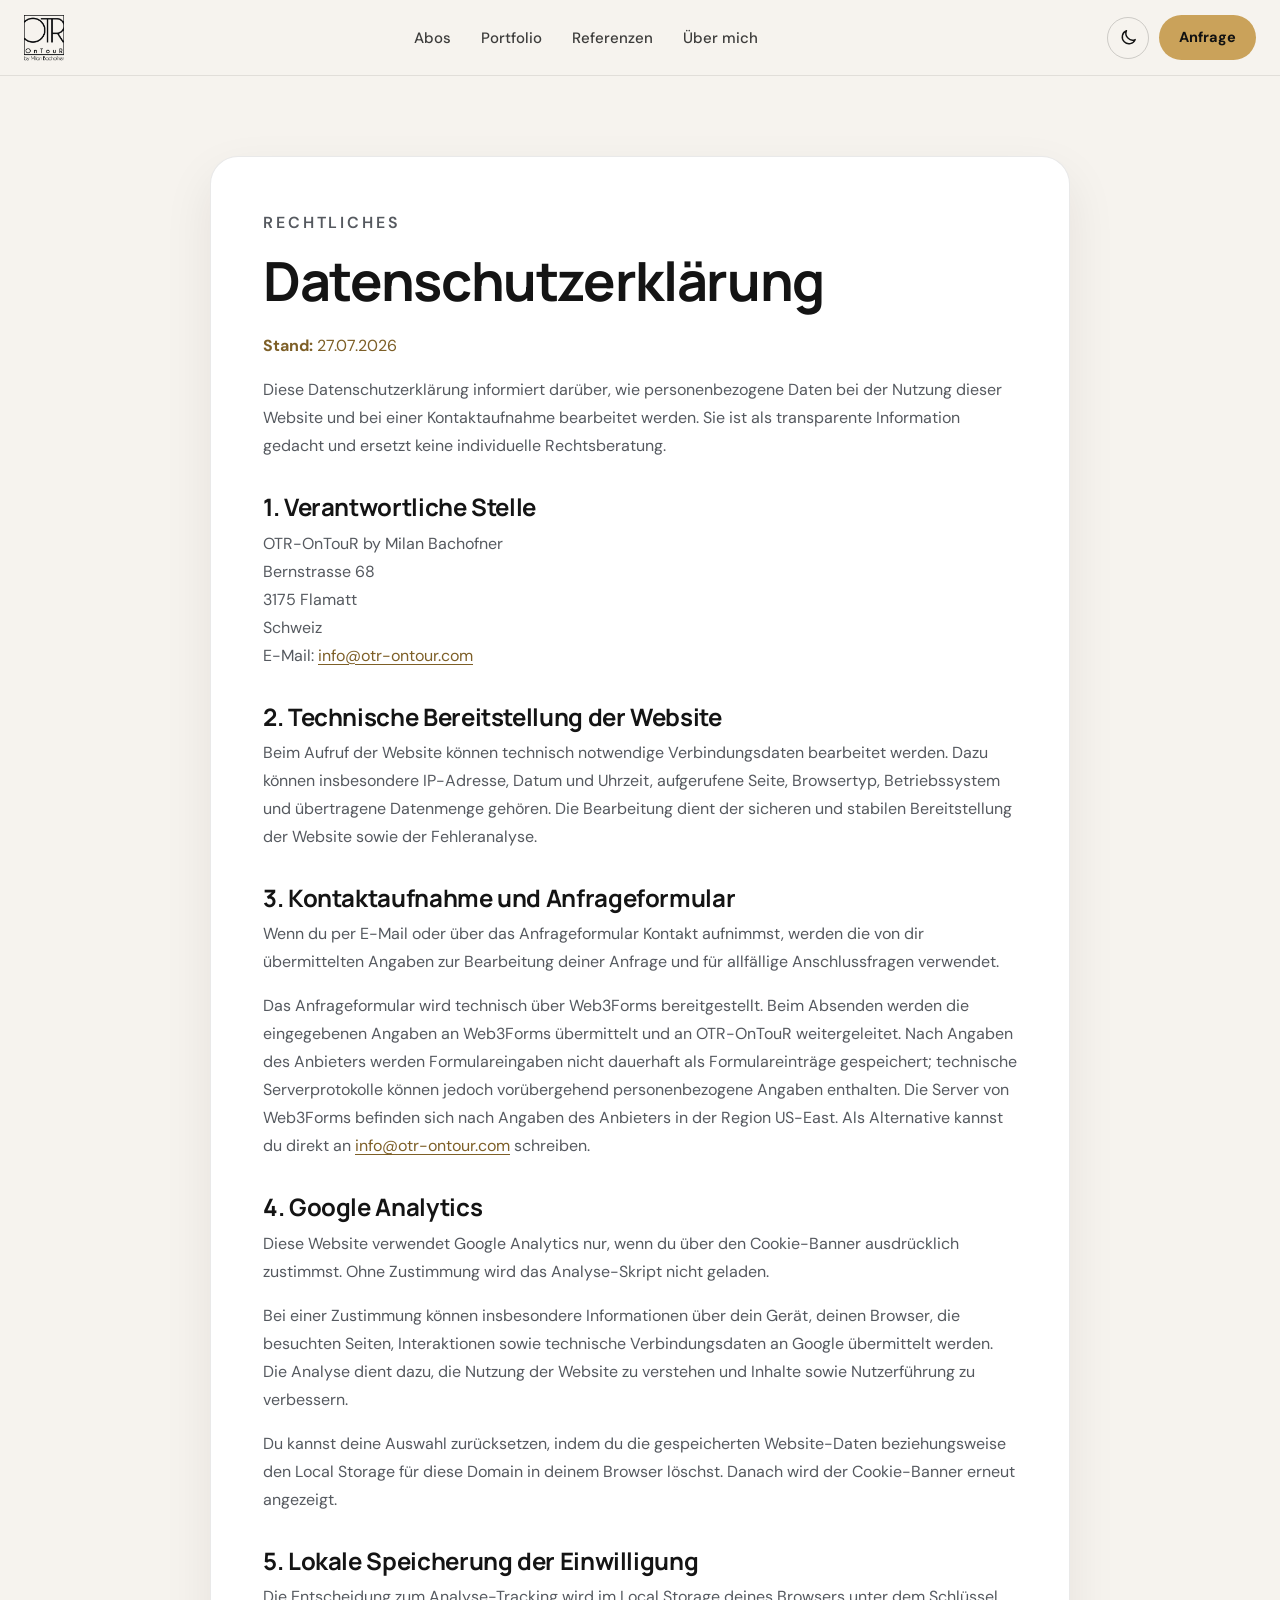
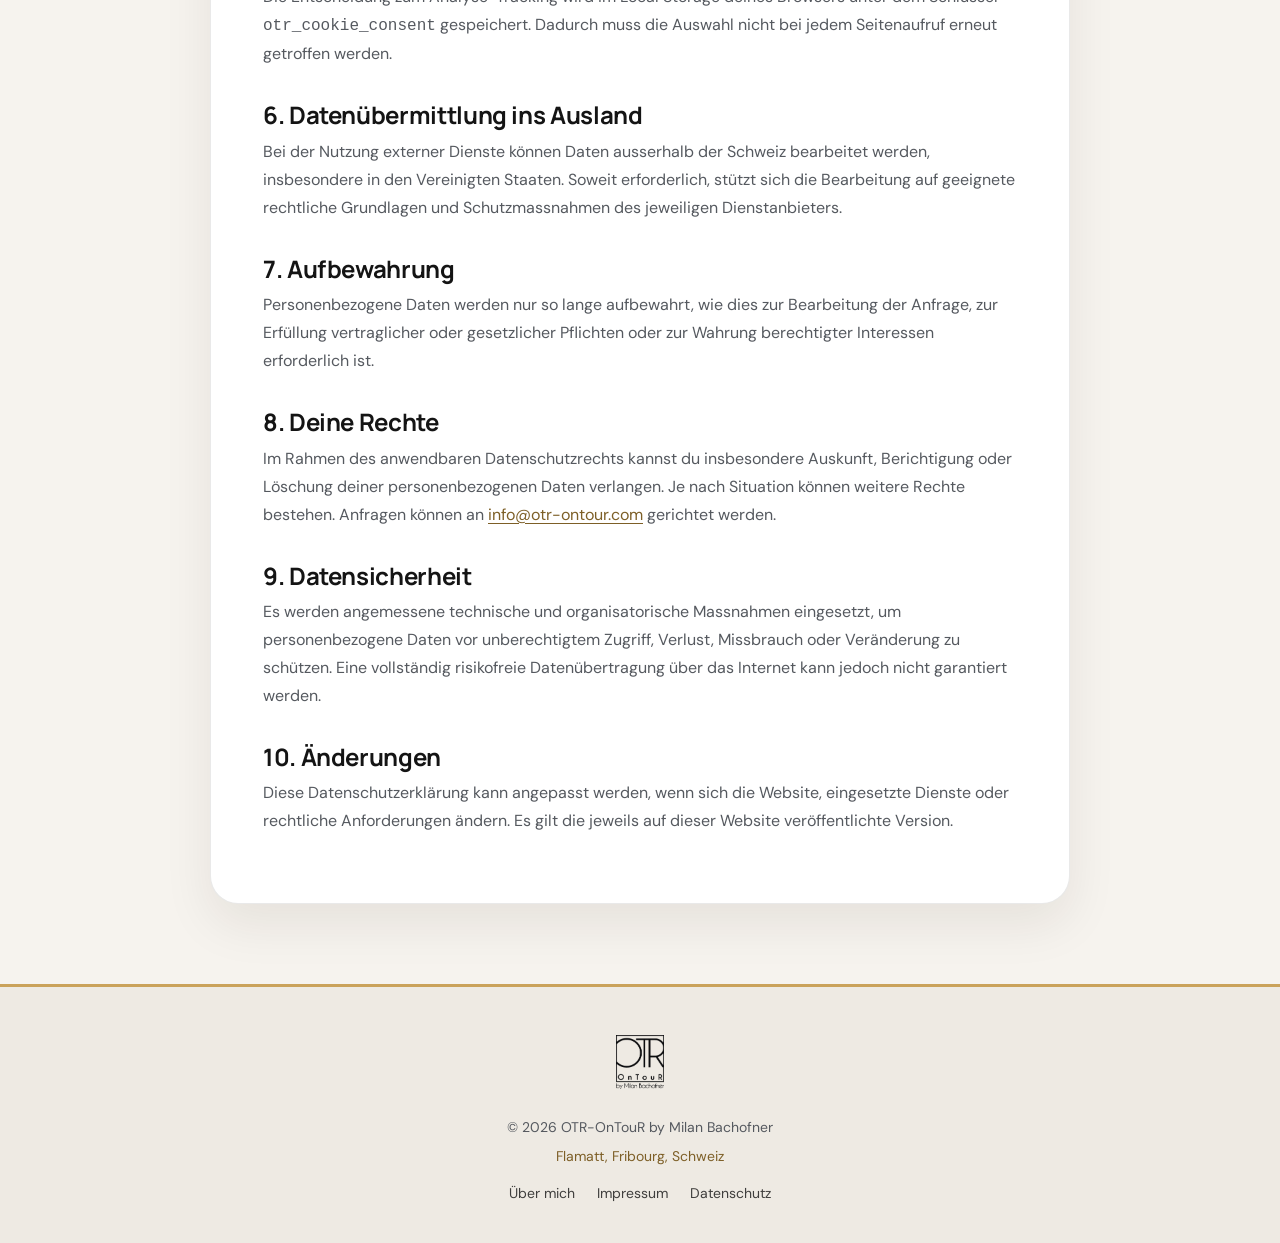
<file: datenschutz.html>
<!DOCTYPE html>
<html lang="de-CH" data-theme="dark">
<head>
  <meta charset="UTF-8">
  <meta name="viewport" content="width=device-width, initial-scale=1.0">

  <title>Datenschutz | OTR-OnTouR</title>
  <meta name="description" content="Datenschutzerklärung von OTR-OnTouR by Milan Bachofner zur Website, Kontaktaufnahme, Web3Forms und Google Analytics." />
  <meta name="robots" content="index,follow" />
  <link rel="canonical" href="https://www.otr-ontour.com/datenschutz.html" />

  <link rel="icon" type="image/png" sizes="72x72" href="favicon.png">
  <link rel="shortcut icon" href="favicon.png">
  <link rel="apple-touch-icon" sizes="72x72" href="favicon.png">
  <meta name="theme-color" content="#0b0c0e" media="(prefers-color-scheme: dark)">
  <meta name="theme-color" content="#f6f3ee" media="(prefers-color-scheme: light)">
  <script>
    (function(){var d=document.documentElement,t=null;try{t=localStorage.getItem("otr_theme")}catch(e){}
    d.setAttribute("data-theme",t||(window.matchMedia&&matchMedia("(prefers-color-scheme: light)").matches?"light":"dark"));d.classList.add("js")})();
  </script>
  <link rel="preload" href="fonts/manrope.woff2" as="font" type="font/woff2" crossorigin>
  <link rel="preload" href="fonts/dm-sans.woff2" as="font" type="font/woff2" crossorigin>

  <link rel="stylesheet" href="style.css?v=20261106_01">
</head>
<body>
  <a class="skip-link" href="#main">Zum Inhalt springen</a>
  <!-- HEADER:START -->
  <header class="site-header" id="siteHeader">
    <div class="header-inner">
      <a href="index.html#top" class="logo-wrap" aria-label="OTR-OnTouR Startseite">
        <img src="Logo White_OTR-OnTouR.png" alt="OTR-OnTouR" class="logo-img logo-on-dark" width="567" height="652" decoding="async">
        <img src="logo-dark.png" alt="" class="logo-img logo-on-light" width="567" height="648" decoding="async">
      </a>
      <nav class="nav-links" id="navLinks" aria-label="Hauptnavigation">
        <a href="index.html#abos">Abos</a>
        <a href="index.html#portfolio">Portfolio</a>
        <a href="index.html#referenzen">Referenzen</a>
        <a href="ueber-mich.html">Über mich</a>
      </nav>
      <div class="header-actions">
        <button type="button" class="theme-toggle" id="themeToggle" aria-label="Hell- oder Dunkelmodus umschalten" title="Hell / Dunkel">
          <svg class="icon-sun" viewBox="0 0 24 24" aria-hidden="true"><circle cx="12" cy="12" r="4.2"/><path d="M12 2.5v2.2M12 19.3v2.2M4.6 4.6l1.6 1.6M17.8 17.8l1.6 1.6M2.5 12h2.2M19.3 12h2.2M4.6 19.4l1.6-1.6M17.8 6.2l1.6-1.6"/></svg>
          <svg class="icon-moon" viewBox="0 0 24 24" aria-hidden="true"><path d="M20.5 14.6A8.5 8.5 0 0 1 9.4 3.5a8.5 8.5 0 1 0 11.1 11.1Z"/></svg>
        </button>
        <a href="index.html#anfrage" class="nav-cta">Anfrage</a>
        <button type="button" class="menu-toggle" id="menuToggle" aria-label="Menü öffnen" aria-expanded="false" aria-controls="navLinks">
          <svg viewBox="0 0 24 24" aria-hidden="true"><path d="M4 7h16M4 12h16M4 17h16"/></svg>
        </button>
      </div>
    </div>
  </header>
  <!-- HEADER:END -->
  <div class="page-shell">
    

    <main id="main" class="legal-wrap">
      <section class="legal-card">
        <p class="eyebrow">Rechtliches</p>
        <h1>Datenschutzerklärung</h1>
        <p class="legal-meta"><strong>Stand:</strong> 27.07.2026</p>

        <p>Diese Datenschutzerklärung informiert darüber, wie personenbezogene Daten bei der Nutzung dieser Website und bei einer Kontaktaufnahme bearbeitet werden. Sie ist als transparente Information gedacht und ersetzt keine individuelle Rechtsberatung.</p>

        <h2>1. Verantwortliche Stelle</h2>
        <p>
          OTR-OnTouR by Milan Bachofner<br>
          Bernstrasse 68<br>
          3175 Flamatt<br>
          Schweiz<br>
          E-Mail: <a class="legal-link" href="mailto:info@otr-ontour.com">info@otr-ontour.com</a>
        </p>

        <h2>2. Technische Bereitstellung der Website</h2>
        <p>Beim Aufruf der Website können technisch notwendige Verbindungsdaten bearbeitet werden. Dazu können insbesondere IP-Adresse, Datum und Uhrzeit, aufgerufene Seite, Browsertyp, Betriebssystem und übertragene Datenmenge gehören. Die Bearbeitung dient der sicheren und stabilen Bereitstellung der Website sowie der Fehleranalyse.</p>

        <h2>3. Kontaktaufnahme und Anfrageformular</h2>
        <p>Wenn du per E-Mail oder über das Anfrageformular Kontakt aufnimmst, werden die von dir übermittelten Angaben zur Bearbeitung deiner Anfrage und für allfällige Anschlussfragen verwendet.</p>
        <p>Das Anfrageformular wird technisch über Web3Forms bereitgestellt. Beim Absenden werden die eingegebenen Angaben an Web3Forms übermittelt und an OTR-OnTouR weitergeleitet. Nach Angaben des Anbieters werden Formulareingaben nicht dauerhaft als Formulareinträge gespeichert; technische Serverprotokolle können jedoch vorübergehend personenbezogene Angaben enthalten. Die Server von Web3Forms befinden sich nach Angaben des Anbieters in der Region US-East. Als Alternative kannst du direkt an <a class="legal-link" href="mailto:info@otr-ontour.com">info@otr-ontour.com</a> schreiben.</p>

        <h2>4. Google Analytics</h2>
        <p>Diese Website verwendet Google Analytics nur, wenn du über den Cookie-Banner ausdrücklich zustimmst. Ohne Zustimmung wird das Analyse-Skript nicht geladen.</p>
        <p>Bei einer Zustimmung können insbesondere Informationen über dein Gerät, deinen Browser, die besuchten Seiten, Interaktionen sowie technische Verbindungsdaten an Google übermittelt werden. Die Analyse dient dazu, die Nutzung der Website zu verstehen und Inhalte sowie Nutzerführung zu verbessern.</p>
        <p>Du kannst deine Auswahl zurücksetzen, indem du die gespeicherten Website-Daten beziehungsweise den Local Storage für diese Domain in deinem Browser löschst. Danach wird der Cookie-Banner erneut angezeigt.</p>

        <h2>5. Lokale Speicherung der Einwilligung</h2>
        <p>Die Entscheidung zum Analyse-Tracking wird im Local Storage deines Browsers unter dem Schlüssel <code>otr_cookie_consent</code> gespeichert. Dadurch muss die Auswahl nicht bei jedem Seitenaufruf erneut getroffen werden.</p>

        <h2>6. Datenübermittlung ins Ausland</h2>
        <p>Bei der Nutzung externer Dienste können Daten ausserhalb der Schweiz bearbeitet werden, insbesondere in den Vereinigten Staaten. Soweit erforderlich, stützt sich die Bearbeitung auf geeignete rechtliche Grundlagen und Schutzmassnahmen des jeweiligen Dienstanbieters.</p>

        <h2>7. Aufbewahrung</h2>
        <p>Personenbezogene Daten werden nur so lange aufbewahrt, wie dies zur Bearbeitung der Anfrage, zur Erfüllung vertraglicher oder gesetzlicher Pflichten oder zur Wahrung berechtigter Interessen erforderlich ist.</p>

        <h2>8. Deine Rechte</h2>
        <p>Im Rahmen des anwendbaren Datenschutzrechts kannst du insbesondere Auskunft, Berichtigung oder Löschung deiner personenbezogenen Daten verlangen. Je nach Situation können weitere Rechte bestehen. Anfragen können an <a class="legal-link" href="mailto:info@otr-ontour.com">info@otr-ontour.com</a> gerichtet werden.</p>

        <h2>9. Datensicherheit</h2>
        <p>Es werden angemessene technische und organisatorische Massnahmen eingesetzt, um personenbezogene Daten vor unberechtigtem Zugriff, Verlust, Missbrauch oder Veränderung zu schützen. Eine vollständig risikofreie Datenübertragung über das Internet kann jedoch nicht garantiert werden.</p>

        <h2>10. Änderungen</h2>
        <p>Diese Datenschutzerklärung kann angepasst werden, wenn sich die Website, eingesetzte Dienste oder rechtliche Anforderungen ändern. Es gilt die jeweils auf dieser Website veröffentlichte Version.</p>
      </section>
    </main>
  </div>

  <!-- FOOTER:START -->
  <footer class="site-footer">
    <a href="index.html#top" class="footer-logo" aria-label="OTR-OnTouR Startseite">
      <img src="Logo White_OTR-OnTouR.png" alt="OTR-OnTouR" class="logo-on-dark" width="567" height="652" loading="lazy">
      <img src="logo-dark.png" alt="" class="logo-on-light" width="567" height="648" loading="lazy">
    </a>
    <p>© 2026 OTR-OnTouR by Milan Bachofner</p>
    <p class="footer-location">Flamatt, Fribourg, Schweiz</p>
    <div class="footer-links">
      <a href="ueber-mich.html">Über mich</a>
      <a href="impressum.html">Impressum</a>
      <a href="datenschutz.html">Datenschutz</a>
    </div>
  </footer>
  <!-- FOOTER:END -->
  <script src="script.js?v=20261015_04"></script>
</body>
</html>
</file>
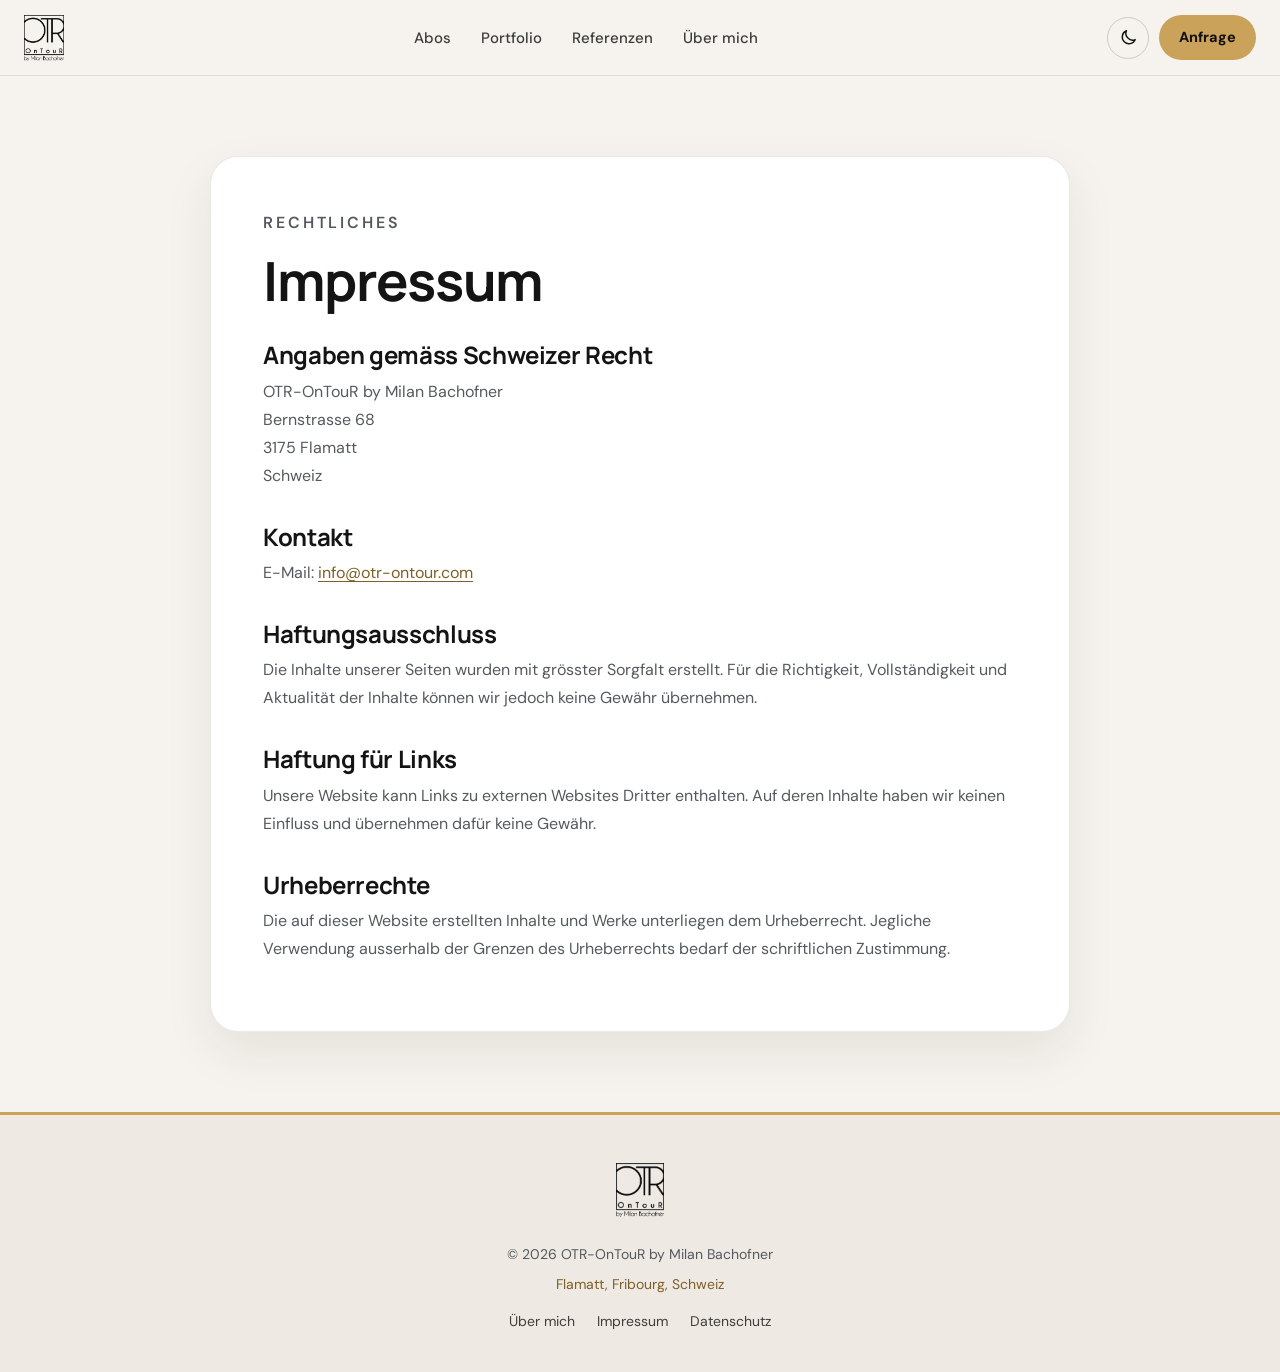
<file: impressum.html>
<!DOCTYPE html>
<html lang="de-CH" data-theme="dark">
<head>
  <meta charset="UTF-8">
  <meta name="viewport" content="width=device-width, initial-scale=1.0">
  <title>Impressum – OTR-OnTouR</title>

  <link rel="icon" type="image/png" sizes="72x72" href="favicon.png">
  <link rel="shortcut icon" href="favicon.png">
  <link rel="apple-touch-icon" sizes="72x72" href="favicon.png">
  <meta name="theme-color" content="#0b0c0e" media="(prefers-color-scheme: dark)">
  <meta name="theme-color" content="#f6f3ee" media="(prefers-color-scheme: light)">
  <script>
    (function(){var d=document.documentElement,t=null;try{t=localStorage.getItem("otr_theme")}catch(e){}
    d.setAttribute("data-theme",t||(window.matchMedia&&matchMedia("(prefers-color-scheme: light)").matches?"light":"dark"));d.classList.add("js")})();
  </script>
  <link rel="preload" href="fonts/manrope.woff2" as="font" type="font/woff2" crossorigin>
  <link rel="preload" href="fonts/dm-sans.woff2" as="font" type="font/woff2" crossorigin>

  <link rel="stylesheet" href="style.css?v=20261106_01">
</head>
<body>
  <a class="skip-link" href="#main">Zum Inhalt springen</a>
  <!-- HEADER:START -->
  <header class="site-header" id="siteHeader">
    <div class="header-inner">
      <a href="index.html#top" class="logo-wrap" aria-label="OTR-OnTouR Startseite">
        <img src="Logo White_OTR-OnTouR.png" alt="OTR-OnTouR" class="logo-img logo-on-dark" width="567" height="652" decoding="async">
        <img src="logo-dark.png" alt="" class="logo-img logo-on-light" width="567" height="648" decoding="async">
      </a>
      <nav class="nav-links" id="navLinks" aria-label="Hauptnavigation">
        <a href="index.html#abos">Abos</a>
        <a href="index.html#portfolio">Portfolio</a>
        <a href="index.html#referenzen">Referenzen</a>
        <a href="ueber-mich.html">Über mich</a>
      </nav>
      <div class="header-actions">
        <button type="button" class="theme-toggle" id="themeToggle" aria-label="Hell- oder Dunkelmodus umschalten" title="Hell / Dunkel">
          <svg class="icon-sun" viewBox="0 0 24 24" aria-hidden="true"><circle cx="12" cy="12" r="4.2"/><path d="M12 2.5v2.2M12 19.3v2.2M4.6 4.6l1.6 1.6M17.8 17.8l1.6 1.6M2.5 12h2.2M19.3 12h2.2M4.6 19.4l1.6-1.6M17.8 6.2l1.6-1.6"/></svg>
          <svg class="icon-moon" viewBox="0 0 24 24" aria-hidden="true"><path d="M20.5 14.6A8.5 8.5 0 0 1 9.4 3.5a8.5 8.5 0 1 0 11.1 11.1Z"/></svg>
        </button>
        <a href="index.html#anfrage" class="nav-cta">Anfrage</a>
        <button type="button" class="menu-toggle" id="menuToggle" aria-label="Menü öffnen" aria-expanded="false" aria-controls="navLinks">
          <svg viewBox="0 0 24 24" aria-hidden="true"><path d="M4 7h16M4 12h16M4 17h16"/></svg>
        </button>
      </div>
    </div>
  </header>
  <!-- HEADER:END -->
  <div class="page-shell">
    

    <main id="main" class="legal-wrap">
      <section class="legal-card">
        <p class="eyebrow">Rechtliches</p>
        <h1>Impressum</h1>

        <h2>Angaben gemäss Schweizer Recht</h2>
        <p>
          OTR-OnTouR by Milan Bachofner<br>
          Bernstrasse 68<br>
          3175 Flamatt<br>
          Schweiz
        </p>

        <h2>Kontakt</h2>
        <p>
          E-Mail: <a href="mailto:info@otr-ontour.com">info@otr-ontour.com</a>
        </p>

        <h2>Haftungsausschluss</h2>
        <p>
          Die Inhalte unserer Seiten wurden mit grösster Sorgfalt erstellt. Für die Richtigkeit, Vollständigkeit und Aktualität der Inhalte können wir jedoch keine Gewähr übernehmen.
        </p>

        <h2>Haftung für Links</h2>
        <p>
          Unsere Website kann Links zu externen Websites Dritter enthalten. Auf deren Inhalte haben wir keinen Einfluss und übernehmen dafür keine Gewähr.
        </p>

        <h2>Urheberrechte</h2>
        <p>
          Die auf dieser Website erstellten Inhalte und Werke unterliegen dem Urheberrecht. Jegliche Verwendung ausserhalb der Grenzen des Urheberrechts bedarf der schriftlichen Zustimmung.
        </p>
      </section>
    </main>
  </div>

  <!-- FOOTER:START -->
  <footer class="site-footer">
    <a href="index.html#top" class="footer-logo" aria-label="OTR-OnTouR Startseite">
      <img src="Logo White_OTR-OnTouR.png" alt="OTR-OnTouR" class="logo-on-dark" width="567" height="652" loading="lazy">
      <img src="logo-dark.png" alt="" class="logo-on-light" width="567" height="648" loading="lazy">
    </a>
    <p>© 2026 OTR-OnTouR by Milan Bachofner</p>
    <p class="footer-location">Flamatt, Fribourg, Schweiz</p>
    <div class="footer-links">
      <a href="ueber-mich.html">Über mich</a>
      <a href="impressum.html">Impressum</a>
      <a href="datenschutz.html">Datenschutz</a>
    </div>
  </footer>
  <!-- FOOTER:END -->
  <script src="script.js?v=20261015_04"></script>
</body>
</html>
</file>
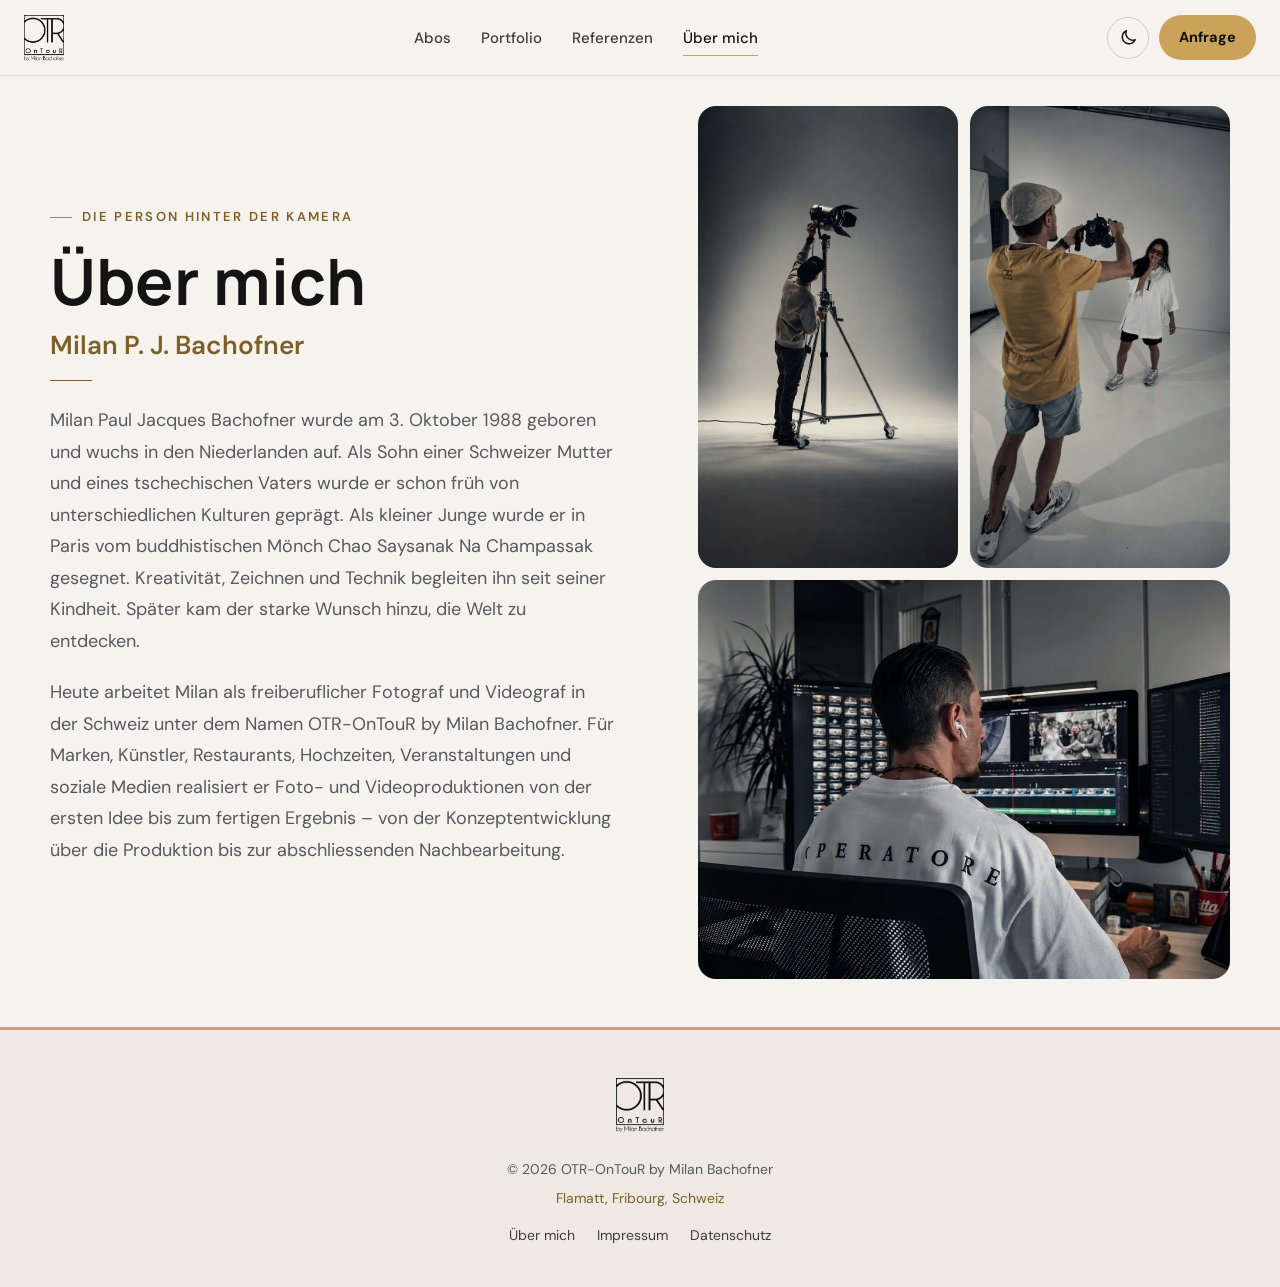
<file: ueber-mich.html>
<!doctype html>
<html lang="de-CH" data-theme="dark">
<head>
  <meta charset="utf-8">
  <meta name="viewport" content="width=device-width, initial-scale=1">
  <meta name="description" content="Über Milan P. J. Bachofner, freiberuflicher Fotograf und Videograf hinter OTR-OnTouR in der Schweiz.">
  <title>Über mich | OTR-OnTouR by Milan Bachofner</title>
  <meta name="theme-color" content="#0b0c0e" media="(prefers-color-scheme: dark)">
  <meta name="theme-color" content="#f6f3ee" media="(prefers-color-scheme: light)">
  <script>
    (function(){var d=document.documentElement,t=null;try{t=localStorage.getItem("otr_theme")}catch(e){}
    d.setAttribute("data-theme",t||(window.matchMedia&&matchMedia("(prefers-color-scheme: light)").matches?"light":"dark"));d.classList.add("js")})();
  </script>
  <link rel="preload" href="fonts/manrope.woff2" as="font" type="font/woff2" crossorigin>
  <link rel="preload" href="fonts/dm-sans.woff2" as="font" type="font/woff2" crossorigin>
  <link rel="stylesheet" href="style.css?v=20261106_01">
  <link rel="stylesheet" href="ueber-mich.css?v=20261015_04">
</head>
<body>
  <a class="skip-link" href="#main">Zum Inhalt springen</a>
  <!-- HEADER:START -->
  <header class="site-header" id="siteHeader">
    <div class="header-inner">
      <a href="index.html#top" class="logo-wrap" aria-label="OTR-OnTouR Startseite">
        <img src="Logo White_OTR-OnTouR.png" alt="OTR-OnTouR" class="logo-img logo-on-dark" width="567" height="652" decoding="async">
        <img src="logo-dark.png" alt="" class="logo-img logo-on-light" width="567" height="648" decoding="async">
      </a>
      <nav class="nav-links" id="navLinks" aria-label="Hauptnavigation">
        <a href="index.html#abos">Abos</a>
        <a href="index.html#portfolio">Portfolio</a>
        <a href="index.html#referenzen">Referenzen</a>
        <a href="ueber-mich.html" aria-current="page">Über mich</a>
      </nav>
      <div class="header-actions">
        <button type="button" class="theme-toggle" id="themeToggle" aria-label="Hell- oder Dunkelmodus umschalten" title="Hell / Dunkel">
          <svg class="icon-sun" viewBox="0 0 24 24" aria-hidden="true"><circle cx="12" cy="12" r="4.2"/><path d="M12 2.5v2.2M12 19.3v2.2M4.6 4.6l1.6 1.6M17.8 17.8l1.6 1.6M2.5 12h2.2M19.3 12h2.2M4.6 19.4l1.6-1.6M17.8 6.2l1.6-1.6"/></svg>
          <svg class="icon-moon" viewBox="0 0 24 24" aria-hidden="true"><path d="M20.5 14.6A8.5 8.5 0 0 1 9.4 3.5a8.5 8.5 0 1 0 11.1 11.1Z"/></svg>
        </button>
        <a href="index.html#anfrage" class="nav-cta">Anfrage</a>
        <button type="button" class="menu-toggle" id="menuToggle" aria-label="Menü öffnen" aria-expanded="false" aria-controls="navLinks">
          <svg viewBox="0 0 24 24" aria-hidden="true"><path d="M4 7h16M4 12h16M4 17h16"/></svg>
        </button>
      </div>
    </div>
  </header>
  <!-- HEADER:END -->

  <main id="main" class="about-layout">
    <section class="about-copy" aria-labelledby="about-title">
      <p class="section-tag about-eyebrow">Die Person hinter der Kamera</p>
      <h1 id="about-title">Über mich</h1>
      <p class="about-name">Milan P. J. Bachofner</p>
      <div class="about-rule" aria-hidden="true"></div>
      <div class="about-bio">
        <p>Milan Paul Jacques Bachofner wurde am 3. Oktober 1988 geboren und wuchs in den Niederlanden auf. Als Sohn einer Schweizer Mutter und eines tschechischen Vaters wurde er schon früh von unterschiedlichen Kulturen geprägt. Als kleiner Junge wurde er in Paris vom buddhistischen Mönch Chao Saysanak Na Champassak gesegnet. Kreativität, Zeichnen und Technik begleiten ihn seit seiner Kindheit. Später kam der starke Wunsch hinzu, die Welt zu entdecken.</p>
        <p>Heute arbeitet Milan als freiberuflicher Fotograf und Videograf in der Schweiz unter dem Namen OTR-OnTouR by Milan Bachofner. Für Marken, Künstler, Restaurants, Hochzeiten, Veranstaltungen und soziale Medien realisiert er Foto- und Videoproduktionen von der ersten Idee bis zum fertigen Ergebnis – von der Konzeptentwicklung über die Produktion bis zur abschliessenden Nachbearbeitung.</p>
      </div>
    </section>

    <section class="about-photos" aria-label="Einblicke hinter die Kulissen">
      <figure class="about-photo about-photo-main">
        <picture><source type="image/avif" srcset="img/bts-lighting-900.avif"><img src="img/bts-lighting-900.webp" alt="Milan richtet während einer Produktion eine Studioleuchte aus" fetchpriority="high"></picture>
      </figure>
      <figure class="about-photo about-photo-filming">
        <picture><source type="image/avif" srcset="img/bts-filming-900.avif"><img src="img/bts-filming-900.webp" alt="Milan filmt mit einer Kamera am Set" loading="eager"></picture>
      </figure>
      <figure class="about-photo about-photo-editing">
        <picture><source type="image/avif" srcset="img/bts-editing-1200.avif"><img src="img/bts-editing-1200.webp" alt="Milan bearbeitet einen Film an seinem Arbeitsplatz" loading="eager"></picture>
      </figure>
    </section>
  </main>

  <!-- FOOTER:START -->
  <footer class="site-footer">
    <a href="index.html#top" class="footer-logo" aria-label="OTR-OnTouR Startseite">
      <img src="Logo White_OTR-OnTouR.png" alt="OTR-OnTouR" class="logo-on-dark" width="567" height="652" loading="lazy">
      <img src="logo-dark.png" alt="" class="logo-on-light" width="567" height="648" loading="lazy">
    </a>
    <p>© 2026 OTR-OnTouR by Milan Bachofner</p>
    <p class="footer-location">Flamatt, Fribourg, Schweiz</p>
    <div class="footer-links">
      <a href="ueber-mich.html">Über mich</a>
      <a href="impressum.html">Impressum</a>
      <a href="datenschutz.html">Datenschutz</a>
    </div>
  </footer>
  <!-- FOOTER:END -->
  <script src="script.js?v=20261015_04"></script>
</body>
</html>
</file>
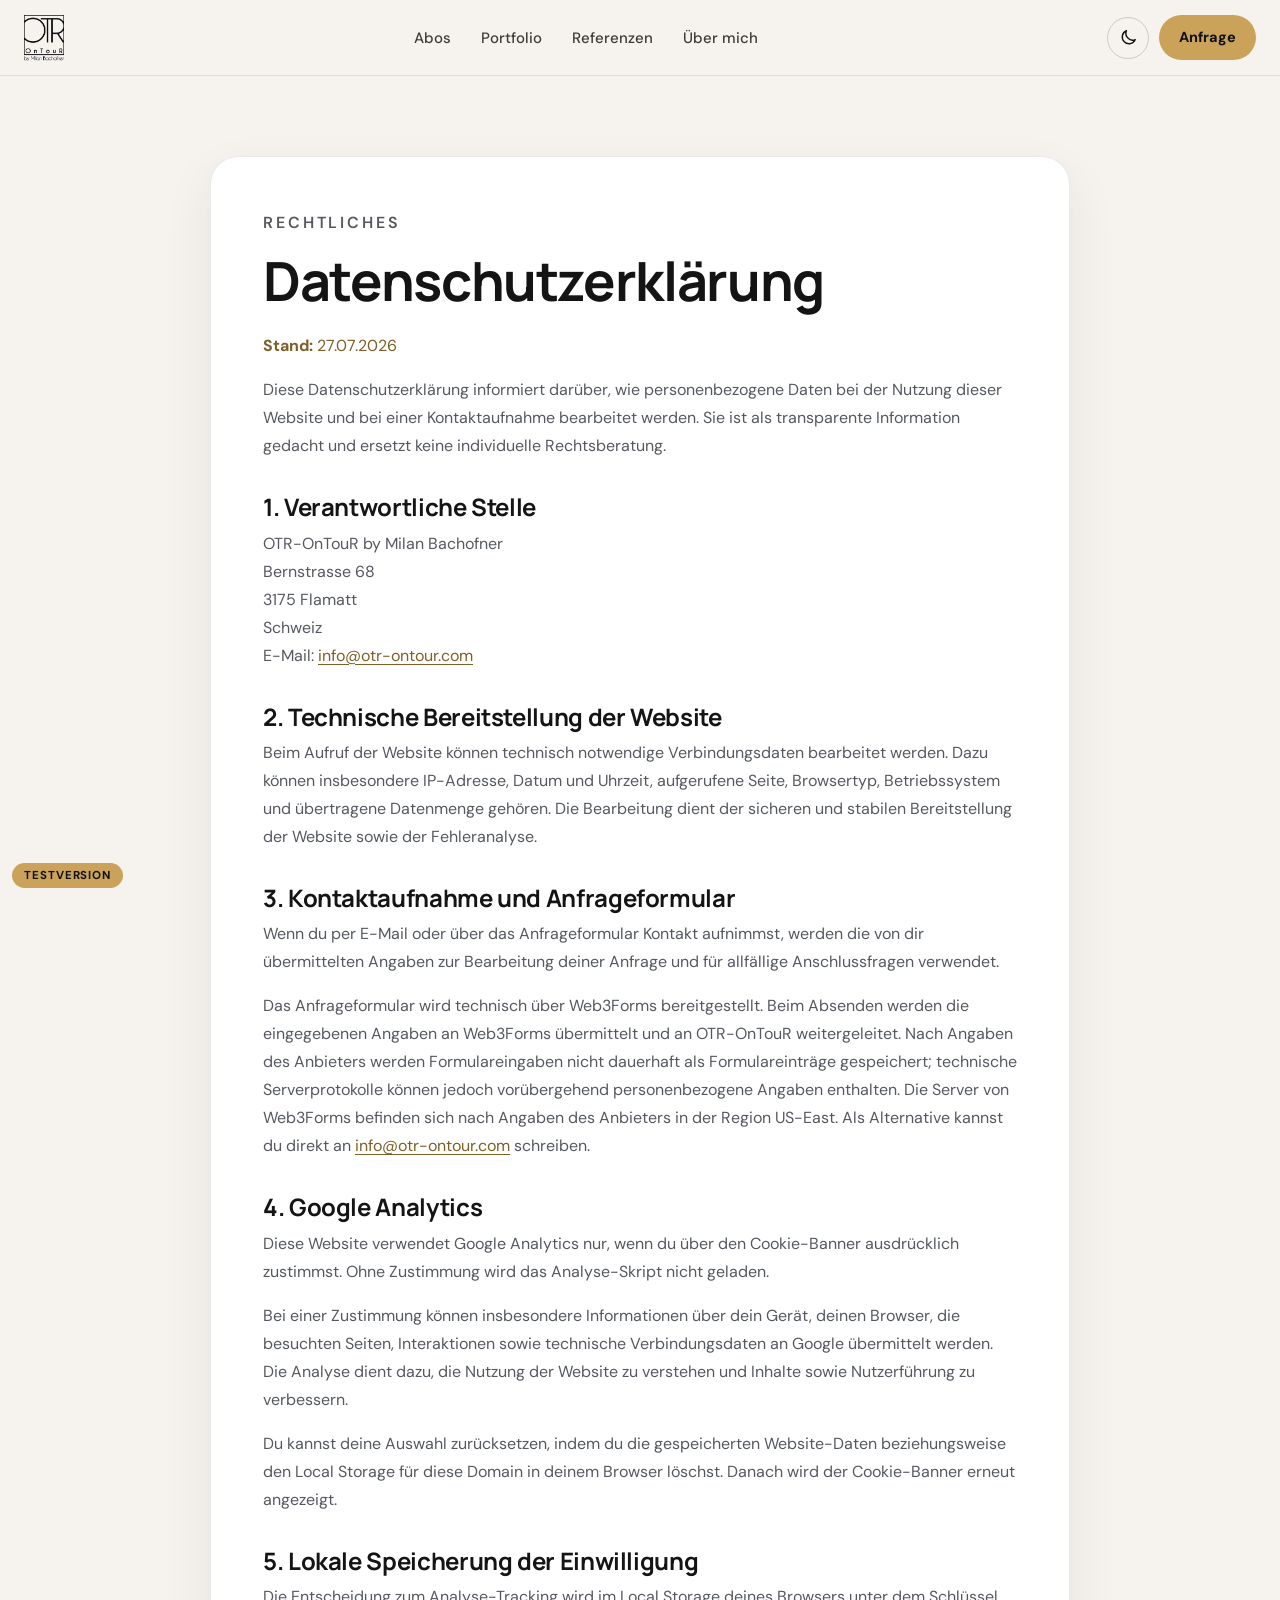
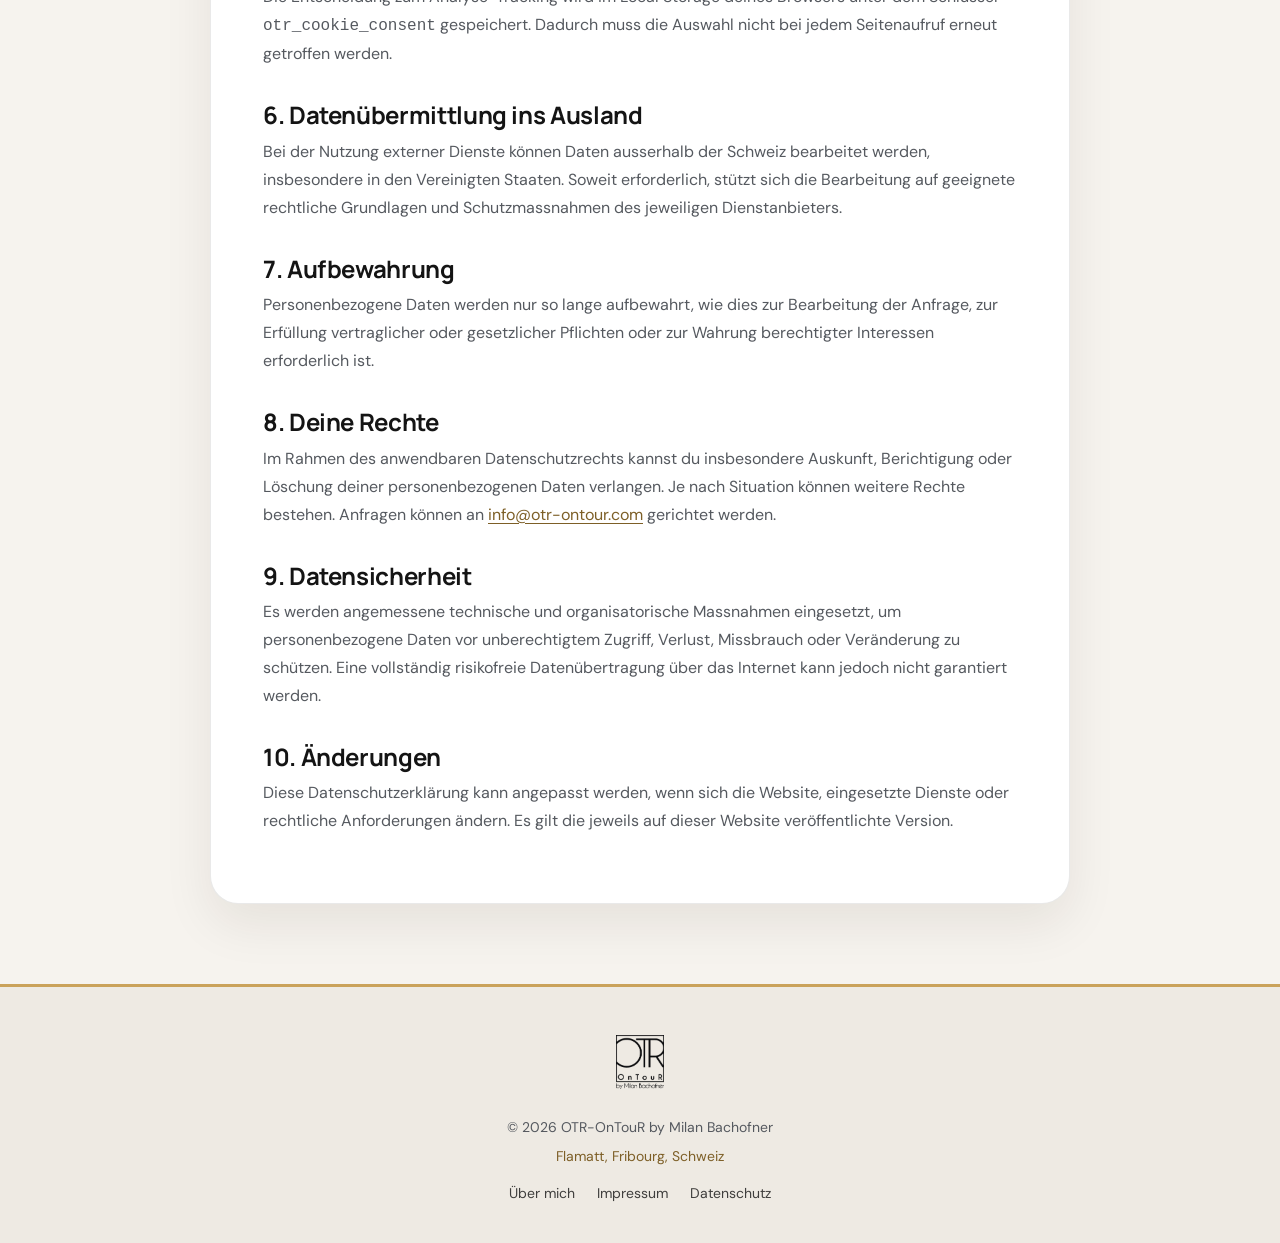
<file: test/datenschutz.html>
<!DOCTYPE html>
<html lang="de-CH" data-theme="dark">
<head>
  <meta name="robots" content="noindex,nofollow" />
  <meta charset="UTF-8">
  <meta name="viewport" content="width=device-width, initial-scale=1.0">

  <title>Datenschutz | OTR-OnTouR</title>
  <meta name="description" content="Datenschutzerklärung von OTR-OnTouR by Milan Bachofner zur Website, Kontaktaufnahme, Web3Forms und Google Analytics." />

  <link rel="icon" type="image/png" sizes="72x72" href="../favicon.png">
  <link rel="shortcut icon" href="../favicon.png">
  <link rel="apple-touch-icon" sizes="72x72" href="../favicon.png">
  <meta name="theme-color" content="#0b0c0e" media="(prefers-color-scheme: dark)">
  <meta name="theme-color" content="#f6f3ee" media="(prefers-color-scheme: light)">
  <script>
    (function(){var d=document.documentElement,t=null;try{t=localStorage.getItem("otr_theme")}catch(e){}
    d.setAttribute("data-theme",t||(window.matchMedia&&matchMedia("(prefers-color-scheme: light)").matches?"light":"dark"));d.classList.add("js")})();
  </script>
  <link rel="preload" href="../fonts/manrope.woff2" as="font" type="font/woff2" crossorigin>
  <link rel="preload" href="../fonts/dm-sans.woff2" as="font" type="font/woff2" crossorigin>

  <link rel="stylesheet" href="style.css?v=20261106_01">
</head>
<body>
  <a class="skip-link" href="#main">Zum Inhalt springen</a>
  <!-- HEADER:START -->
  <header class="site-header" id="siteHeader">
    <div class="header-inner">
      <a href="index.html#top" class="logo-wrap" aria-label="OTR-OnTouR Startseite">
        <img src="../Logo White_OTR-OnTouR.png" alt="OTR-OnTouR" class="logo-img logo-on-dark" width="567" height="652" decoding="async">
        <img src="../logo-dark.png" alt="" class="logo-img logo-on-light" width="567" height="648" decoding="async">
      </a>
      <nav class="nav-links" id="navLinks" aria-label="Hauptnavigation">
        <a href="index.html#abos">Abos</a>
        <a href="index.html#portfolio">Portfolio</a>
        <a href="index.html#referenzen">Referenzen</a>
        <a href="ueber-mich.html">Über mich</a>
      </nav>
      <div class="header-actions">
        <button type="button" class="theme-toggle" id="themeToggle" aria-label="Hell- oder Dunkelmodus umschalten" title="Hell / Dunkel">
          <svg class="icon-sun" viewBox="0 0 24 24" aria-hidden="true"><circle cx="12" cy="12" r="4.2"/><path d="M12 2.5v2.2M12 19.3v2.2M4.6 4.6l1.6 1.6M17.8 17.8l1.6 1.6M2.5 12h2.2M19.3 12h2.2M4.6 19.4l1.6-1.6M17.8 6.2l1.6-1.6"/></svg>
          <svg class="icon-moon" viewBox="0 0 24 24" aria-hidden="true"><path d="M20.5 14.6A8.5 8.5 0 0 1 9.4 3.5a8.5 8.5 0 1 0 11.1 11.1Z"/></svg>
        </button>
        <a href="index.html#anfrage" class="nav-cta">Anfrage</a>
        <button type="button" class="menu-toggle" id="menuToggle" aria-label="Menü öffnen" aria-expanded="false" aria-controls="navLinks">
          <svg viewBox="0 0 24 24" aria-hidden="true"><path d="M4 7h16M4 12h16M4 17h16"/></svg>
        </button>
      </div>
    </div>
  </header>
  <!-- HEADER:END -->
  <div class="page-shell">
    

    <main id="main" class="legal-wrap">
      <section class="legal-card">
        <p class="eyebrow">Rechtliches</p>
        <h1>Datenschutzerklärung</h1>
        <p class="legal-meta"><strong>Stand:</strong> 27.07.2026</p>

        <p>Diese Datenschutzerklärung informiert darüber, wie personenbezogene Daten bei der Nutzung dieser Website und bei einer Kontaktaufnahme bearbeitet werden. Sie ist als transparente Information gedacht und ersetzt keine individuelle Rechtsberatung.</p>

        <h2>1. Verantwortliche Stelle</h2>
        <p>
          OTR-OnTouR by Milan Bachofner<br>
          Bernstrasse 68<br>
          3175 Flamatt<br>
          Schweiz<br>
          E-Mail: <a class="legal-link" href="mailto:info@otr-ontour.com">info@otr-ontour.com</a>
        </p>

        <h2>2. Technische Bereitstellung der Website</h2>
        <p>Beim Aufruf der Website können technisch notwendige Verbindungsdaten bearbeitet werden. Dazu können insbesondere IP-Adresse, Datum und Uhrzeit, aufgerufene Seite, Browsertyp, Betriebssystem und übertragene Datenmenge gehören. Die Bearbeitung dient der sicheren und stabilen Bereitstellung der Website sowie der Fehleranalyse.</p>

        <h2>3. Kontaktaufnahme und Anfrageformular</h2>
        <p>Wenn du per E-Mail oder über das Anfrageformular Kontakt aufnimmst, werden die von dir übermittelten Angaben zur Bearbeitung deiner Anfrage und für allfällige Anschlussfragen verwendet.</p>
        <p>Das Anfrageformular wird technisch über Web3Forms bereitgestellt. Beim Absenden werden die eingegebenen Angaben an Web3Forms übermittelt und an OTR-OnTouR weitergeleitet. Nach Angaben des Anbieters werden Formulareingaben nicht dauerhaft als Formulareinträge gespeichert; technische Serverprotokolle können jedoch vorübergehend personenbezogene Angaben enthalten. Die Server von Web3Forms befinden sich nach Angaben des Anbieters in der Region US-East. Als Alternative kannst du direkt an <a class="legal-link" href="mailto:info@otr-ontour.com">info@otr-ontour.com</a> schreiben.</p>

        <h2>4. Google Analytics</h2>
        <p>Diese Website verwendet Google Analytics nur, wenn du über den Cookie-Banner ausdrücklich zustimmst. Ohne Zustimmung wird das Analyse-Skript nicht geladen.</p>
        <p>Bei einer Zustimmung können insbesondere Informationen über dein Gerät, deinen Browser, die besuchten Seiten, Interaktionen sowie technische Verbindungsdaten an Google übermittelt werden. Die Analyse dient dazu, die Nutzung der Website zu verstehen und Inhalte sowie Nutzerführung zu verbessern.</p>
        <p>Du kannst deine Auswahl zurücksetzen, indem du die gespeicherten Website-Daten beziehungsweise den Local Storage für diese Domain in deinem Browser löschst. Danach wird der Cookie-Banner erneut angezeigt.</p>

        <h2>5. Lokale Speicherung der Einwilligung</h2>
        <p>Die Entscheidung zum Analyse-Tracking wird im Local Storage deines Browsers unter dem Schlüssel <code>otr_cookie_consent</code> gespeichert. Dadurch muss die Auswahl nicht bei jedem Seitenaufruf erneut getroffen werden.</p>

        <h2>6. Datenübermittlung ins Ausland</h2>
        <p>Bei der Nutzung externer Dienste können Daten ausserhalb der Schweiz bearbeitet werden, insbesondere in den Vereinigten Staaten. Soweit erforderlich, stützt sich die Bearbeitung auf geeignete rechtliche Grundlagen und Schutzmassnahmen des jeweiligen Dienstanbieters.</p>

        <h2>7. Aufbewahrung</h2>
        <p>Personenbezogene Daten werden nur so lange aufbewahrt, wie dies zur Bearbeitung der Anfrage, zur Erfüllung vertraglicher oder gesetzlicher Pflichten oder zur Wahrung berechtigter Interessen erforderlich ist.</p>

        <h2>8. Deine Rechte</h2>
        <p>Im Rahmen des anwendbaren Datenschutzrechts kannst du insbesondere Auskunft, Berichtigung oder Löschung deiner personenbezogenen Daten verlangen. Je nach Situation können weitere Rechte bestehen. Anfragen können an <a class="legal-link" href="mailto:info@otr-ontour.com">info@otr-ontour.com</a> gerichtet werden.</p>

        <h2>9. Datensicherheit</h2>
        <p>Es werden angemessene technische und organisatorische Massnahmen eingesetzt, um personenbezogene Daten vor unberechtigtem Zugriff, Verlust, Missbrauch oder Veränderung zu schützen. Eine vollständig risikofreie Datenübertragung über das Internet kann jedoch nicht garantiert werden.</p>

        <h2>10. Änderungen</h2>
        <p>Diese Datenschutzerklärung kann angepasst werden, wenn sich die Website, eingesetzte Dienste oder rechtliche Anforderungen ändern. Es gilt die jeweils auf dieser Website veröffentlichte Version.</p>
      </section>
    </main>
  </div>

  <!-- FOOTER:START -->
  <footer class="site-footer">
    <a href="index.html#top" class="footer-logo" aria-label="OTR-OnTouR Startseite">
      <img src="../Logo White_OTR-OnTouR.png" alt="OTR-OnTouR" class="logo-on-dark" width="567" height="652" loading="lazy">
      <img src="../logo-dark.png" alt="" class="logo-on-light" width="567" height="648" loading="lazy">
    </a>
    <p>© 2026 OTR-OnTouR by Milan Bachofner</p>
    <p class="footer-location">Flamatt, Fribourg, Schweiz</p>
    <div class="footer-links">
      <a href="ueber-mich.html">Über mich</a>
      <a href="impressum.html">Impressum</a>
      <a href="datenschutz.html">Datenschutz</a>
    </div>
  </footer>
  <!-- FOOTER:END -->
  <script src="../script.js?v=20261015_04"></script>
  <div class="test-badge" aria-hidden="true">Testversion</div>
</body>
</html>
</file>
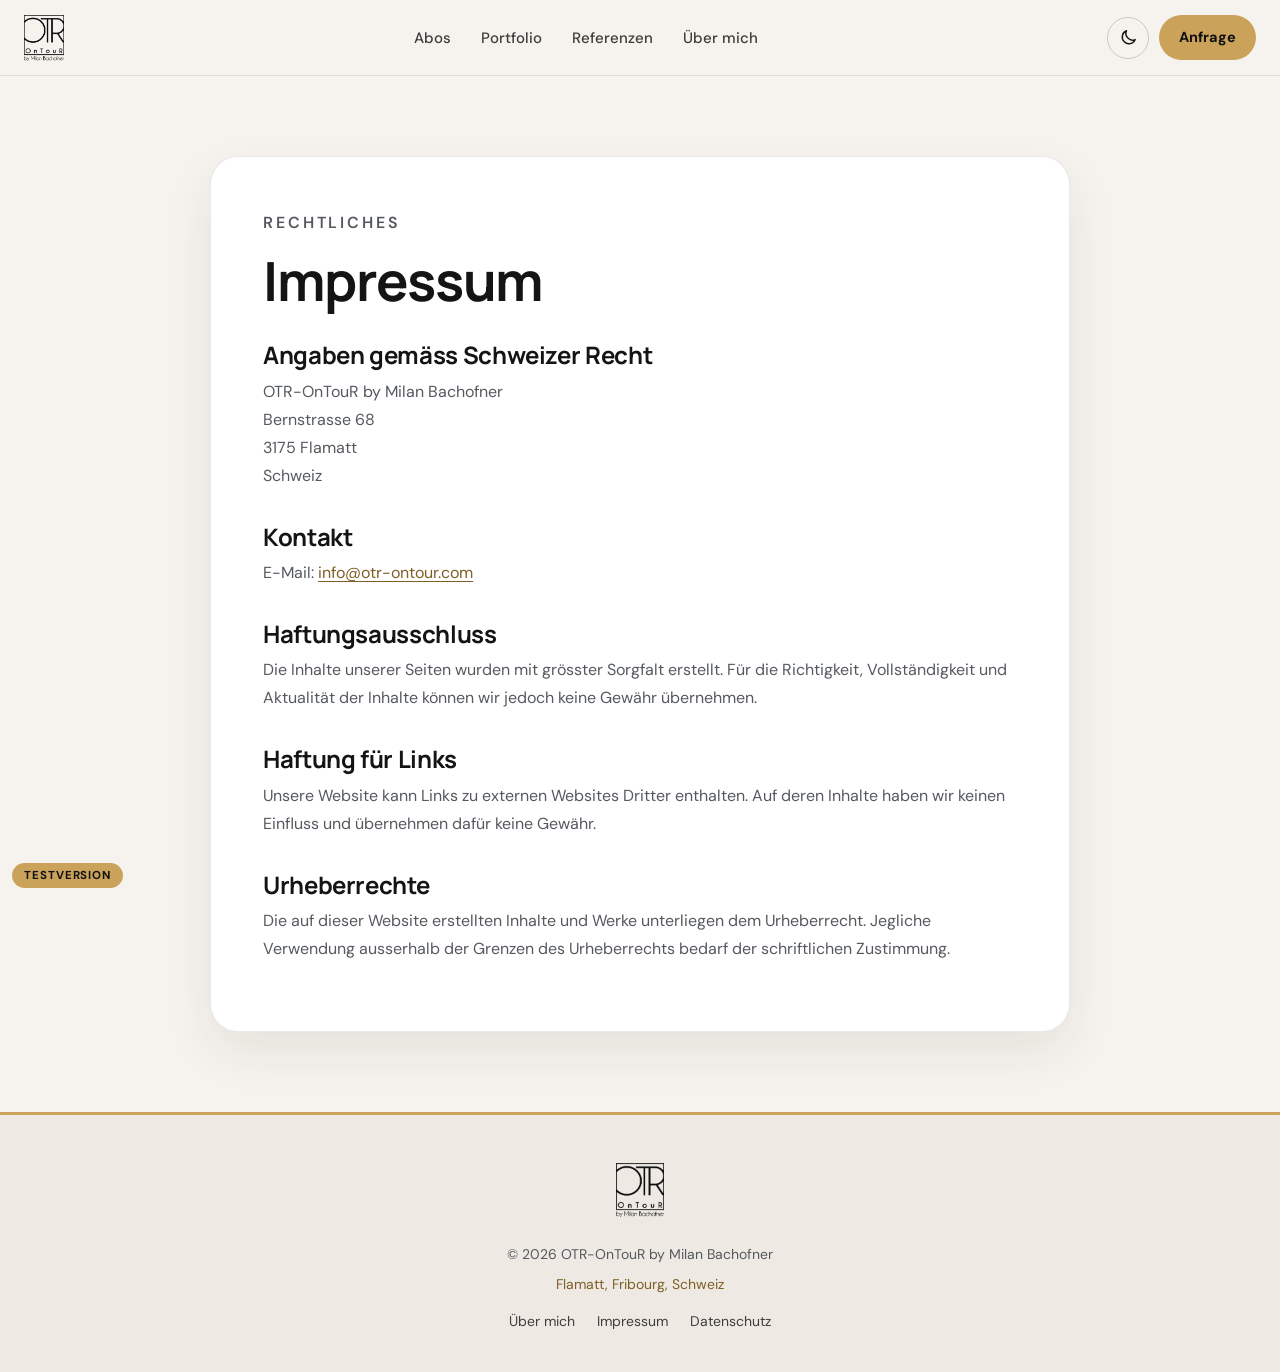
<file: test/impressum.html>
<!DOCTYPE html>
<html lang="de-CH" data-theme="dark">
<head>
  <meta name="robots" content="noindex,nofollow" />
  <meta charset="UTF-8">
  <meta name="viewport" content="width=device-width, initial-scale=1.0">
  <title>Impressum – OTR-OnTouR</title>

  <link rel="icon" type="image/png" sizes="72x72" href="../favicon.png">
  <link rel="shortcut icon" href="../favicon.png">
  <link rel="apple-touch-icon" sizes="72x72" href="../favicon.png">
  <meta name="theme-color" content="#0b0c0e" media="(prefers-color-scheme: dark)">
  <meta name="theme-color" content="#f6f3ee" media="(prefers-color-scheme: light)">
  <script>
    (function(){var d=document.documentElement,t=null;try{t=localStorage.getItem("otr_theme")}catch(e){}
    d.setAttribute("data-theme",t||(window.matchMedia&&matchMedia("(prefers-color-scheme: light)").matches?"light":"dark"));d.classList.add("js")})();
  </script>
  <link rel="preload" href="../fonts/manrope.woff2" as="font" type="font/woff2" crossorigin>
  <link rel="preload" href="../fonts/dm-sans.woff2" as="font" type="font/woff2" crossorigin>

  <link rel="stylesheet" href="style.css?v=20261106_01">
</head>
<body>
  <a class="skip-link" href="#main">Zum Inhalt springen</a>
  <!-- HEADER:START -->
  <header class="site-header" id="siteHeader">
    <div class="header-inner">
      <a href="index.html#top" class="logo-wrap" aria-label="OTR-OnTouR Startseite">
        <img src="../Logo White_OTR-OnTouR.png" alt="OTR-OnTouR" class="logo-img logo-on-dark" width="567" height="652" decoding="async">
        <img src="../logo-dark.png" alt="" class="logo-img logo-on-light" width="567" height="648" decoding="async">
      </a>
      <nav class="nav-links" id="navLinks" aria-label="Hauptnavigation">
        <a href="index.html#abos">Abos</a>
        <a href="index.html#portfolio">Portfolio</a>
        <a href="index.html#referenzen">Referenzen</a>
        <a href="ueber-mich.html">Über mich</a>
      </nav>
      <div class="header-actions">
        <button type="button" class="theme-toggle" id="themeToggle" aria-label="Hell- oder Dunkelmodus umschalten" title="Hell / Dunkel">
          <svg class="icon-sun" viewBox="0 0 24 24" aria-hidden="true"><circle cx="12" cy="12" r="4.2"/><path d="M12 2.5v2.2M12 19.3v2.2M4.6 4.6l1.6 1.6M17.8 17.8l1.6 1.6M2.5 12h2.2M19.3 12h2.2M4.6 19.4l1.6-1.6M17.8 6.2l1.6-1.6"/></svg>
          <svg class="icon-moon" viewBox="0 0 24 24" aria-hidden="true"><path d="M20.5 14.6A8.5 8.5 0 0 1 9.4 3.5a8.5 8.5 0 1 0 11.1 11.1Z"/></svg>
        </button>
        <a href="index.html#anfrage" class="nav-cta">Anfrage</a>
        <button type="button" class="menu-toggle" id="menuToggle" aria-label="Menü öffnen" aria-expanded="false" aria-controls="navLinks">
          <svg viewBox="0 0 24 24" aria-hidden="true"><path d="M4 7h16M4 12h16M4 17h16"/></svg>
        </button>
      </div>
    </div>
  </header>
  <!-- HEADER:END -->
  <div class="page-shell">
    

    <main id="main" class="legal-wrap">
      <section class="legal-card">
        <p class="eyebrow">Rechtliches</p>
        <h1>Impressum</h1>

        <h2>Angaben gemäss Schweizer Recht</h2>
        <p>
          OTR-OnTouR by Milan Bachofner<br>
          Bernstrasse 68<br>
          3175 Flamatt<br>
          Schweiz
        </p>

        <h2>Kontakt</h2>
        <p>
          E-Mail: <a href="mailto:info@otr-ontour.com">info@otr-ontour.com</a>
        </p>

        <h2>Haftungsausschluss</h2>
        <p>
          Die Inhalte unserer Seiten wurden mit grösster Sorgfalt erstellt. Für die Richtigkeit, Vollständigkeit und Aktualität der Inhalte können wir jedoch keine Gewähr übernehmen.
        </p>

        <h2>Haftung für Links</h2>
        <p>
          Unsere Website kann Links zu externen Websites Dritter enthalten. Auf deren Inhalte haben wir keinen Einfluss und übernehmen dafür keine Gewähr.
        </p>

        <h2>Urheberrechte</h2>
        <p>
          Die auf dieser Website erstellten Inhalte und Werke unterliegen dem Urheberrecht. Jegliche Verwendung ausserhalb der Grenzen des Urheberrechts bedarf der schriftlichen Zustimmung.
        </p>
      </section>
    </main>
  </div>

  <!-- FOOTER:START -->
  <footer class="site-footer">
    <a href="index.html#top" class="footer-logo" aria-label="OTR-OnTouR Startseite">
      <img src="../Logo White_OTR-OnTouR.png" alt="OTR-OnTouR" class="logo-on-dark" width="567" height="652" loading="lazy">
      <img src="../logo-dark.png" alt="" class="logo-on-light" width="567" height="648" loading="lazy">
    </a>
    <p>© 2026 OTR-OnTouR by Milan Bachofner</p>
    <p class="footer-location">Flamatt, Fribourg, Schweiz</p>
    <div class="footer-links">
      <a href="ueber-mich.html">Über mich</a>
      <a href="impressum.html">Impressum</a>
      <a href="datenschutz.html">Datenschutz</a>
    </div>
  </footer>
  <!-- FOOTER:END -->
  <script src="../script.js?v=20261015_04"></script>
  <div class="test-badge" aria-hidden="true">Testversion</div>
</body>
</html>
</file>
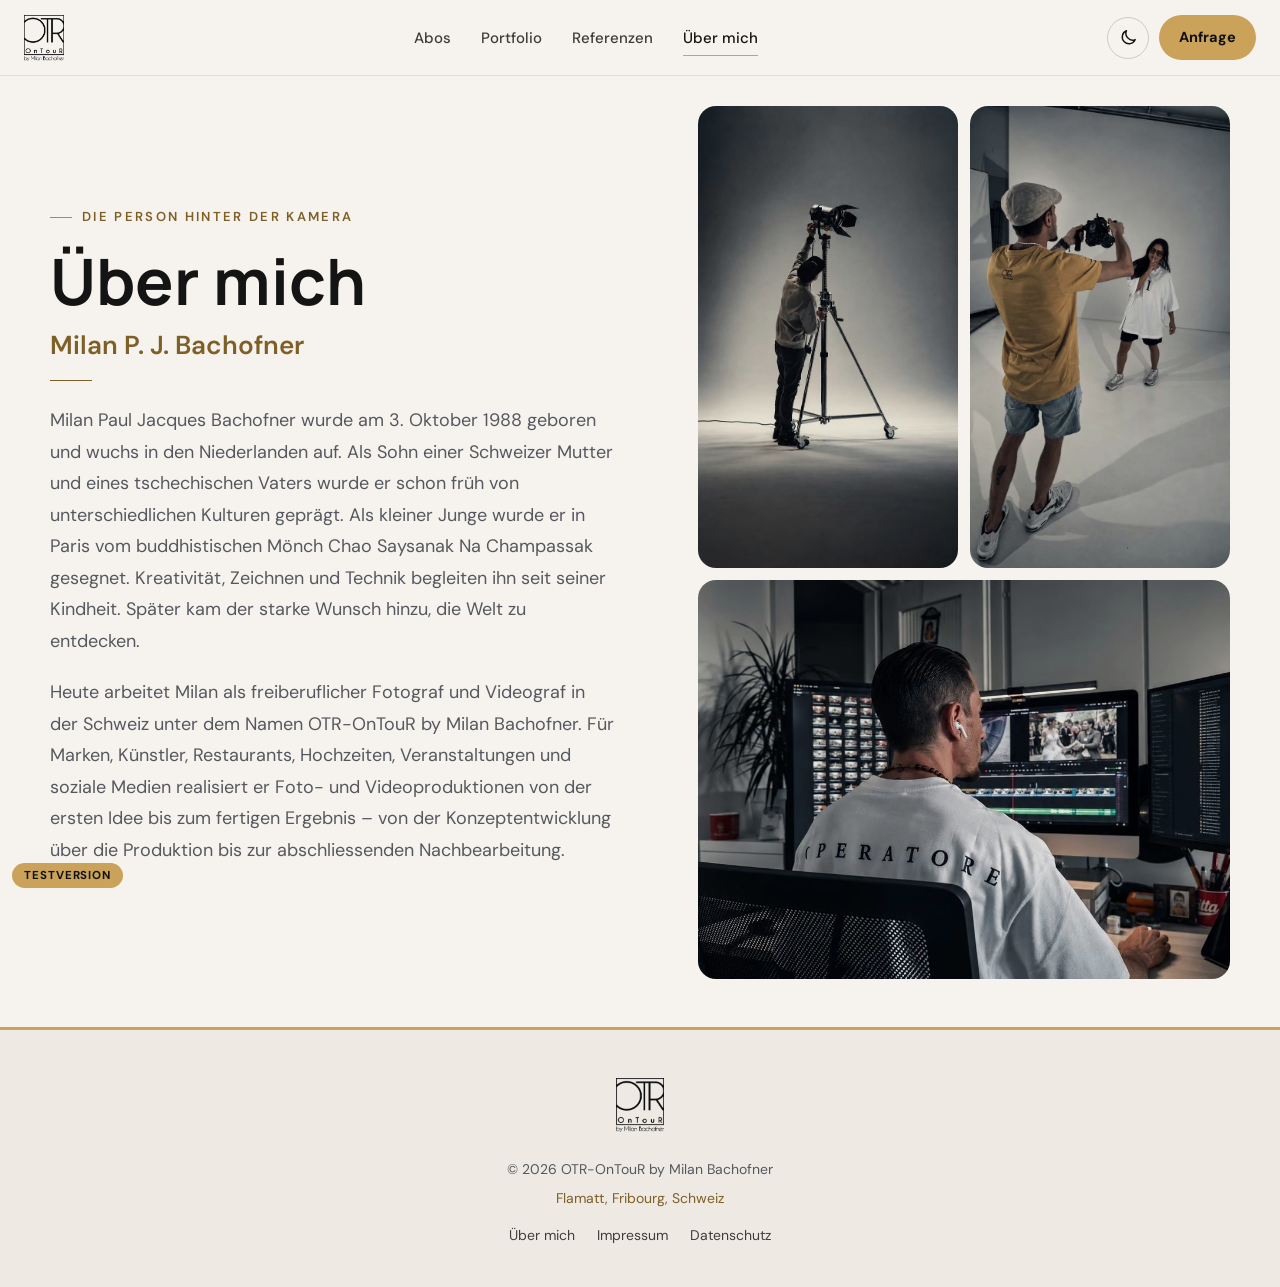
<file: test/ueber-mich.html>
<!doctype html>
<html lang="de-CH" data-theme="dark">
<head>
  <meta name="robots" content="noindex,nofollow" />
  <meta charset="utf-8">
  <meta name="viewport" content="width=device-width, initial-scale=1">
  <meta name="description" content="Über Milan P. J. Bachofner, freiberuflicher Fotograf und Videograf hinter OTR-OnTouR in der Schweiz.">
  <title>Über mich | OTR-OnTouR by Milan Bachofner</title>
  <meta name="theme-color" content="#0b0c0e" media="(prefers-color-scheme: dark)">
  <meta name="theme-color" content="#f6f3ee" media="(prefers-color-scheme: light)">
  <script>
    (function(){var d=document.documentElement,t=null;try{t=localStorage.getItem("otr_theme")}catch(e){}
    d.setAttribute("data-theme",t||(window.matchMedia&&matchMedia("(prefers-color-scheme: light)").matches?"light":"dark"));d.classList.add("js")})();
  </script>
  <link rel="preload" href="../fonts/manrope.woff2" as="font" type="font/woff2" crossorigin>
  <link rel="preload" href="../fonts/dm-sans.woff2" as="font" type="font/woff2" crossorigin>
  <link rel="stylesheet" href="style.css?v=20261106_01">
  <link rel="stylesheet" href="ueber-mich.css?v=20261015_04">
</head>
<body>
  <a class="skip-link" href="#main">Zum Inhalt springen</a>
  <!-- HEADER:START -->
  <header class="site-header" id="siteHeader">
    <div class="header-inner">
      <a href="index.html#top" class="logo-wrap" aria-label="OTR-OnTouR Startseite">
        <img src="../Logo White_OTR-OnTouR.png" alt="OTR-OnTouR" class="logo-img logo-on-dark" width="567" height="652" decoding="async">
        <img src="../logo-dark.png" alt="" class="logo-img logo-on-light" width="567" height="648" decoding="async">
      </a>
      <nav class="nav-links" id="navLinks" aria-label="Hauptnavigation">
        <a href="index.html#abos">Abos</a>
        <a href="index.html#portfolio">Portfolio</a>
        <a href="index.html#referenzen">Referenzen</a>
        <a href="ueber-mich.html" aria-current="page">Über mich</a>
      </nav>
      <div class="header-actions">
        <button type="button" class="theme-toggle" id="themeToggle" aria-label="Hell- oder Dunkelmodus umschalten" title="Hell / Dunkel">
          <svg class="icon-sun" viewBox="0 0 24 24" aria-hidden="true"><circle cx="12" cy="12" r="4.2"/><path d="M12 2.5v2.2M12 19.3v2.2M4.6 4.6l1.6 1.6M17.8 17.8l1.6 1.6M2.5 12h2.2M19.3 12h2.2M4.6 19.4l1.6-1.6M17.8 6.2l1.6-1.6"/></svg>
          <svg class="icon-moon" viewBox="0 0 24 24" aria-hidden="true"><path d="M20.5 14.6A8.5 8.5 0 0 1 9.4 3.5a8.5 8.5 0 1 0 11.1 11.1Z"/></svg>
        </button>
        <a href="index.html#anfrage" class="nav-cta">Anfrage</a>
        <button type="button" class="menu-toggle" id="menuToggle" aria-label="Menü öffnen" aria-expanded="false" aria-controls="navLinks">
          <svg viewBox="0 0 24 24" aria-hidden="true"><path d="M4 7h16M4 12h16M4 17h16"/></svg>
        </button>
      </div>
    </div>
  </header>
  <!-- HEADER:END -->

  <main id="main" class="about-layout">
    <section class="about-copy" aria-labelledby="about-title">
      <p class="section-tag about-eyebrow">Die Person hinter der Kamera</p>
      <h1 id="about-title">Über mich</h1>
      <p class="about-name">Milan P. J. Bachofner</p>
      <div class="about-rule" aria-hidden="true"></div>
      <div class="about-bio">
        <p>Milan Paul Jacques Bachofner wurde am 3. Oktober 1988 geboren und wuchs in den Niederlanden auf. Als Sohn einer Schweizer Mutter und eines tschechischen Vaters wurde er schon früh von unterschiedlichen Kulturen geprägt. Als kleiner Junge wurde er in Paris vom buddhistischen Mönch Chao Saysanak Na Champassak gesegnet. Kreativität, Zeichnen und Technik begleiten ihn seit seiner Kindheit. Später kam der starke Wunsch hinzu, die Welt zu entdecken.</p>
        <p>Heute arbeitet Milan als freiberuflicher Fotograf und Videograf in der Schweiz unter dem Namen OTR-OnTouR by Milan Bachofner. Für Marken, Künstler, Restaurants, Hochzeiten, Veranstaltungen und soziale Medien realisiert er Foto- und Videoproduktionen von der ersten Idee bis zum fertigen Ergebnis – von der Konzeptentwicklung über die Produktion bis zur abschliessenden Nachbearbeitung.</p>
      </div>
    </section>

    <section class="about-photos" aria-label="Einblicke hinter die Kulissen">
      <figure class="about-photo about-photo-main">
        <picture><source type="image/avif" srcset="../img/bts-lighting-900.avif"><img src="../img/bts-lighting-900.webp" alt="Milan richtet während einer Produktion eine Studioleuchte aus" fetchpriority="high"></picture>
      </figure>
      <figure class="about-photo about-photo-filming">
        <picture><source type="image/avif" srcset="../img/bts-filming-900.avif"><img src="../img/bts-filming-900.webp" alt="Milan filmt mit einer Kamera am Set" loading="eager"></picture>
      </figure>
      <figure class="about-photo about-photo-editing">
        <picture><source type="image/avif" srcset="../img/bts-editing-1200.avif"><img src="../img/bts-editing-1200.webp" alt="Milan bearbeitet einen Film an seinem Arbeitsplatz" loading="eager"></picture>
      </figure>
    </section>
  </main>

  <!-- FOOTER:START -->
  <footer class="site-footer">
    <a href="index.html#top" class="footer-logo" aria-label="OTR-OnTouR Startseite">
      <img src="../Logo White_OTR-OnTouR.png" alt="OTR-OnTouR" class="logo-on-dark" width="567" height="652" loading="lazy">
      <img src="../logo-dark.png" alt="" class="logo-on-light" width="567" height="648" loading="lazy">
    </a>
    <p>© 2026 OTR-OnTouR by Milan Bachofner</p>
    <p class="footer-location">Flamatt, Fribourg, Schweiz</p>
    <div class="footer-links">
      <a href="ueber-mich.html">Über mich</a>
      <a href="impressum.html">Impressum</a>
      <a href="datenschutz.html">Datenschutz</a>
    </div>
  </footer>
  <!-- FOOTER:END -->
  <script src="../script.js?v=20261015_04"></script>
  <div class="test-badge" aria-hidden="true">Testversion</div>
</body>
</html>
</file>
<file: style.css>
/* =========================================================
   OTR-OnTouR – Design System 2026
   Fonts: Manrope (Headlines), DM Sans (Text) – self-hosted
   Themes: dark (default) / light via [data-theme]
   ========================================================= */

@font-face{
  font-family:"Manrope";
  src:url("fonts/manrope.woff2") format("woff2");
  font-weight:200 800;
  font-style:normal;
  font-display:swap;
}
@font-face{
  font-family:"DM Sans";
  src:url("fonts/dm-sans.woff2") format("woff2");
  font-weight:100 1000;
  font-style:normal;
  font-display:swap;
}

:root{
  --font-head:"Manrope","Helvetica Neue",Helvetica,Arial,sans-serif;
  --font-body:"DM Sans",-apple-system,BlinkMacSystemFont,"Helvetica Neue",Arial,sans-serif;

  --gold:#caa25a;
  --gold-hover:#d8b474;
  --on-gold:#111111;

  --radius:22px;
  --radius-sm:14px;
  --max:1180px;
  --header-h:76px;
  --ease:cubic-bezier(.16,1,.3,1);

  /* dark (default) */
  --bg:#0b0c0e;
  --bg-soft:#101216;
  --surface:rgba(255,255,255,.035);
  --surface-hover:rgba(255,255,255,.06);
  --surface-solid:#14171c;
  --text:#f5f5f5;
  --muted:#b7bcc4;
  --accent:#caa25a;
  --line:rgba(255,255,255,.09);
  --line-strong:rgba(255,255,255,.18);
  --input-bg:#12151a;
  --shadow:0 24px 60px rgba(0,0,0,.35);
  --header-bg:rgba(11,12,14,.72);
  --overlay-bg:rgba(0,0,0,.62);
  color-scheme:dark;
}

:root[data-theme="light"]{
  --bg:#f6f3ee;
  --bg-soft:#eeeae3;
  --surface:#ffffff;
  --surface-hover:#ffffff;
  --surface-solid:#ffffff;
  --text:#141414;
  --muted:#55595f;
  --accent:#7d5f27;
  --line:rgba(20,20,20,.09);
  --line-strong:rgba(20,20,20,.18);
  --input-bg:#ffffff;
  --shadow:0 20px 50px rgba(40,30,10,.08);
  --header-bg:rgba(246,243,238,.82);
  --overlay-bg:rgba(20,18,14,.45);
  color-scheme:light;
}

*,*::before,*::after{box-sizing:border-box}

html{
  scroll-behavior:smooth;
  scroll-padding-top:calc(var(--header-h) + 12px);
}

body{
  margin:0;
  background:var(--bg);
  color:var(--text);
  font-family:var(--font-body);
  font-size:17px;
  line-height:1.6;
  -webkit-font-smoothing:antialiased;
  text-rendering:optimizeLegibility;
  overflow-x:hidden;
  transition:background-color .35s ease,color .35s ease;
}

::selection{background:var(--gold);color:var(--on-gold)}

a{color:inherit;text-decoration:none}
img,video{max-width:100%}
button{font:inherit}

:focus-visible{
  outline:2px solid var(--gold);
  outline-offset:3px;
  border-radius:6px;
}

.sr-only{
  position:absolute;width:1px;height:1px;padding:0;margin:-1px;
  overflow:hidden;clip:rect(0,0,0,0);white-space:nowrap;border:0;
}

.skip-link{
  position:fixed;top:10px;left:10px;z-index:1000;
  padding:10px 16px;border-radius:999px;
  background:var(--gold);color:var(--on-gold);font-weight:700;
  transform:translateY(-200%);transition:transform .2s ease;
}
.skip-link:focus{transform:none}

.container{width:min(var(--max),calc(100% - 40px));margin:0 auto}
.container.narrow{width:min(760px,calc(100% - 40px))}

.section{padding:clamp(72px,9vw,120px) 0}

/* ---------- Typography ---------- */
h1,h2,h3,h4,p{margin-top:0}

h1,h2,h3,h4{
  font-family:var(--font-head);
  color:var(--text);
  letter-spacing:-.025em;
}

h1{
  font-size:clamp(40px,6.2vw,80px);
  line-height:1.02;
  font-weight:700;
  max-width:980px;
  margin-bottom:22px;
}

h2{
  font-size:clamp(32px,4.2vw,54px);
  line-height:1.06;
  font-weight:700;
  margin-bottom:18px;
  max-width:860px;
}

h3{font-size:22px;line-height:1.25;font-weight:700;margin-bottom:10px}
h4{font-size:19px;margin-bottom:8px}

p{font-size:17px;line-height:1.65;color:var(--muted)}

.section-tag,.eyebrow{
  display:inline-flex;align-items:center;gap:10px;
  font-family:var(--font-body);
  color:var(--accent);
  text-transform:uppercase;
  letter-spacing:.18em;
  font-size:12.5px;
  font-weight:600;
  margin-bottom:16px;
}
.section-tag::before{
  content:"";width:22px;height:1px;background:currentColor;opacity:.7;
}

.section-intro{max-width:720px;margin-bottom:28px;font-size:18px}

/* ---------- Header ---------- */
.site-header{
  position:sticky;top:0;z-index:100;
  height:var(--header-h);
  background:var(--header-bg);
  -webkit-backdrop-filter:saturate(160%) blur(16px);
  backdrop-filter:saturate(160%) blur(16px);
  border-bottom:1px solid var(--line);
  transition:background-color .35s ease,border-color .35s ease,transform .35s var(--ease);
}

body.has-hero .site-header{position:fixed;left:0;right:0}

.site-header.on-hero{
  background:transparent;
  border-bottom-color:transparent;
  -webkit-backdrop-filter:none;
  backdrop-filter:none;
}

.header-inner{
  height:100%;
  width:min(1320px,calc(100% - 48px));
  margin:0 auto;
  display:flex;align-items:center;justify-content:space-between;gap:24px;
}

.logo-wrap{display:flex;align-items:center;flex:0 0 auto}
.logo-img{display:block;height:46px;width:auto}
.logo-on-light{display:none}
:root[data-theme="light"] .site-header:not(.on-hero) .logo-on-dark{display:none}
:root[data-theme="light"] .site-header:not(.on-hero) .logo-on-light{display:block}

.nav-links{display:flex;align-items:center;gap:30px}
.nav-links a{
  position:relative;
  font-size:15px;font-weight:500;
  color:var(--text);
  opacity:.82;
  transition:opacity .2s ease;
}
.nav-links a::after{
  content:"";position:absolute;left:0;right:0;bottom:-6px;height:1px;
  background:var(--gold);transform:scaleX(0);transform-origin:left;
  transition:transform .35s var(--ease);
}
.nav-links a:hover,.nav-links a[aria-current="page"]{opacity:1}
.nav-links a:hover::after,.nav-links a[aria-current="page"]::after{transform:scaleX(1)}

.site-header.on-hero .nav-links a,
.site-header.on-hero .theme-toggle,
.site-header.on-hero .menu-toggle{color:#fff}

.header-actions{display:flex;align-items:center;gap:10px}

.nav-cta{
  display:inline-flex;align-items:center;
  padding:11px 20px;border-radius:999px;
  background:var(--gold);color:var(--on-gold);
  font-weight:700;font-size:14.5px;
  transition:background-color .2s ease,transform .2s ease;
}
.nav-cta:hover{background:var(--gold-hover);transform:translateY(-1px)}

.theme-toggle,.menu-toggle{
  width:42px;height:42px;border-radius:999px;
  display:inline-flex;align-items:center;justify-content:center;
  background:transparent;color:var(--text);
  border:1px solid var(--line-strong);
  cursor:pointer;
  transition:background-color .2s ease,border-color .2s ease;
}
.site-header.on-hero .theme-toggle,
.site-header.on-hero .menu-toggle{border-color:rgba(255,255,255,.28)}
/* Hover nur auf Geraeten mit Maus: auf Touch bleibt :hover nach dem Tippen haengen
   (im hellen Modus wurde der Kreis sonst weiss und das weisse Icon unsichtbar) */
@media (hover:hover){
  .theme-toggle:hover,.menu-toggle:hover{background:var(--surface-hover);border-color:var(--gold)}
  .site-header.on-hero .theme-toggle:hover,
  .site-header.on-hero .menu-toggle:hover{background:rgba(255,255,255,.14)}
}
.theme-toggle:focus-visible,.menu-toggle:focus-visible{outline:2px solid var(--gold);outline-offset:2px}
.theme-toggle svg,.menu-toggle svg{width:19px;height:19px;fill:none;stroke:currentColor;stroke-width:1.8;stroke-linecap:round;stroke-linejoin:round}
.theme-toggle .icon-sun{display:none}
:root[data-theme="dark"] .theme-toggle .icon-sun{display:block}
:root[data-theme="dark"] .theme-toggle .icon-moon{display:none}

.menu-toggle{display:none}

/* ---------- Hero ---------- */
.hero{
  position:relative;
  min-height:100svh;
  display:flex;flex-direction:column;justify-content:flex-end;
  overflow:hidden;
  background:#000;
  color:#fff;
}

.video-bg{position:absolute;inset:0;z-index:0}
.video-bg video{width:100%;height:100%;object-fit:cover;display:block;background:#000}

.overlay{
  position:absolute;inset:0;z-index:1;
  background:
    radial-gradient(900px 480px at 50% 20%,rgba(202,162,90,.10),transparent 60%),
    linear-gradient(180deg,rgba(0,0,0,.45) 0%,rgba(0,0,0,.15) 30%,rgba(0,0,0,.72) 100%);
}

.hero-content{
  position:relative;z-index:3;
  width:min(1180px,calc(100% - 40px));
  margin:0 auto;
  padding:calc(var(--header-h) + 80px) 0 clamp(72px,10vh,120px);
}

.hero .eyebrow{color:#fff;opacity:.9}
.hero h1{color:#fff}
.hero-text{max-width:720px;color:rgba(255,255,255,.86);font-size:clamp(17px,1.5vw,20px);margin-bottom:36px}

.hero-buttons{display:flex;gap:14px;flex-wrap:wrap}

.scroll-cue{
  position:absolute;z-index:3;left:50%;bottom:24px;
  width:26px;height:42px;margin-left:-13px;
  border:1.5px solid rgba(255,255,255,.5);border-radius:999px;
}
.scroll-cue::after{
  content:"";position:absolute;left:50%;top:8px;width:3px;height:8px;margin-left:-1.5px;
  border-radius:3px;background:#fff;
  animation:scrollCue 2s var(--ease) infinite;
}
@keyframes scrollCue{0%{opacity:0;transform:translateY(0)}30%{opacity:1}100%{opacity:0;transform:translateY(14px)}}

/* ---------- Buttons ---------- */
.btn{
  display:inline-flex;align-items:center;justify-content:center;gap:10px;
  padding:15px 26px;
  border:1px solid transparent;border-radius:999px;
  font-family:var(--font-body);font-weight:700;font-size:15.5px;
  cursor:pointer;
  transition:background-color .2s ease,border-color .2s ease,transform .2s ease,box-shadow .2s ease;
}
.btn-gold{background:var(--gold);color:var(--on-gold)}
.btn-gold:hover{background:var(--gold-hover);transform:translateY(-2px);box-shadow:0 12px 30px rgba(202,162,90,.28)}
.btn-gold:disabled{opacity:.6;cursor:progress;transform:none}
.btn-outline{background:rgba(255,255,255,.07);color:#fff;border-color:rgba(255,255,255,.3);-webkit-backdrop-filter:blur(8px);backdrop-filter:blur(8px)}
.btn-outline:hover{background:rgba(255,255,255,.14);border-color:rgba(255,255,255,.5)}
.btn-ghost{background:transparent;color:var(--text);border-color:var(--line-strong)}
.btn-ghost:hover{border-color:var(--gold);background:var(--surface-hover)}
.full{width:100%}

/* ---------- Availability + Trust ---------- */
.availability-strip{background:var(--bg-soft);border-bottom:1px solid var(--line)}
.availability-inner{
  min-height:56px;display:flex;align-items:center;justify-content:center;gap:14px;
  padding:12px 0;text-align:center;
}
.availability-dot{
  position:relative;width:9px;height:9px;border-radius:999px;background:#34d26a;flex:0 0 auto;
}
.availability-dot::after{
  content:"";position:absolute;inset:-5px;border-radius:999px;border:1px solid #34d26a;
  animation:pulse 2.4s ease-out infinite;
}
@keyframes pulse{0%{opacity:.8;transform:scale(.6)}100%{opacity:0;transform:scale(1.6)}}
.availability-inner p{margin:0;font-size:15px;color:var(--text);opacity:.9}
.availability-inner a{color:var(--accent);font-size:15px;font-weight:700}
.availability-inner a:hover{text-decoration:underline;text-underline-offset:4px}

.trust-bar{
  display:grid;grid-template-columns:repeat(4,1fr);
  background:var(--bg);border-bottom:1px solid var(--line);
}
.trust-item{
  display:flex;align-items:center;justify-content:center;gap:12px;
  padding:20px 16px;border-right:1px solid var(--line);
  color:var(--text);font-size:14.5px;font-weight:500;text-align:center;
}
.trust-item:last-child{border-right:none}
.trust-icon{width:20px;height:20px;display:inline-flex;color:var(--accent);flex:0 0 auto}
.trust-icon svg{width:20px;height:20px;fill:currentColor;display:block}

/* ---------- Pricing ---------- */
.cards{
  margin-top:44px;
  display:grid;grid-template-columns:repeat(3,1fr);gap:24px;align-items:stretch;
}
.card{
  position:relative;
  display:flex;flex-direction:column;
  background:var(--surface);
  border:1px solid var(--line);
  border-radius:var(--radius);
  padding:34px 30px 30px;
  box-shadow:var(--shadow);
  transition:transform .4s var(--ease),border-color .3s ease;
}
.card:hover{transform:translateY(-4px);border-color:var(--line-strong)}
.card.featured{border-color:rgba(202,162,90,.55);background:linear-gradient(180deg,rgba(202,162,90,.08),var(--surface) 45%)}
.card-badge{
  position:absolute;top:-13px;left:30px;
  padding:6px 12px;border-radius:999px;
  background:var(--gold);color:var(--on-gold);
  font-size:12px;font-weight:700;letter-spacing:.06em;text-transform:uppercase;
}
.card-label{color:var(--accent);font-size:13px;font-weight:600;letter-spacing:.16em;text-transform:uppercase;margin-bottom:14px}
.card h3{font-size:24px}
.card-text{font-size:16px}
.card ul{list-style:none;margin:8px 0 26px;padding:22px 0 0;border-top:1px solid var(--line);display:grid;gap:12px}
.card li{position:relative;padding-left:28px;color:var(--text);font-size:16px}
.card li::before{
  content:"";position:absolute;left:0;top:5px;width:16px;height:16px;border-radius:999px;
  background:rgba(202,162,90,.16) url("data:image/svg+xml,%3Csvg xmlns='http://www.w3.org/2000/svg' viewBox='0 0 16 16'%3E%3Cpath d='M4.5 8.3l2.2 2.2 4.8-5' fill='none' stroke='%23caa25a' stroke-width='1.8' stroke-linecap='round' stroke-linejoin='round'/%3E%3C/svg%3E") center/16px no-repeat;
}
.price{margin-top:auto;margin-bottom:20px;font-family:var(--font-head);color:var(--text);font-size:15px;font-weight:600;letter-spacing:-.01em}
.price strong{display:block;font-size:40px;font-weight:800;letter-spacing:-.035em;line-height:1.1}
.price span{color:var(--muted);font-weight:500}
.pricing-note{margin:26px 0 0;font-size:15px;text-align:center}

/* ---------- Process ---------- */
.process-section{background:var(--bg-soft)}
.process-grid{margin-top:40px;display:grid;grid-template-columns:repeat(3,1fr);gap:24px;counter-reset:step}
.process-card{
  position:relative;padding:30px;border-radius:var(--radius);
  background:var(--surface);border:1px solid var(--line);
}
.process-number{
  font-family:var(--font-head);font-size:56px;font-weight:800;line-height:1;
  color:transparent;-webkit-text-stroke:1px var(--accent);
  margin-bottom:22px;letter-spacing:-.04em;
}

/* ---------- Portfolio ---------- */
.portfolio-grid{
  margin-top:40px;
  display:grid;grid-template-columns:repeat(2,minmax(0,1fr));gap:18px;
}
.portfolio-item{
  position:relative;border-radius:var(--radius);overflow:hidden;
  background:#050608;
  box-shadow:var(--shadow);
  isolation:isolate;
}
.portfolio-landscape{aspect-ratio:16/10}
.portfolio-portrait{aspect-ratio:4/5}

.portfolio-media{position:absolute;inset:0;overflow:hidden;z-index:0;background:#050608}
.portfolio-media video,.portfolio-media img{
  width:100%;height:100%;object-fit:cover;object-position:center;display:block;
  transition:transform 1.2s var(--ease),opacity .3s ease;
}
.portfolio-item:hover .portfolio-media video,
.portfolio-item:hover .portfolio-media img{transform:scale(1.035)}

.portfolio-media .video-poster{position:absolute;inset:0;z-index:1;pointer-events:none}
.portfolio-media.video-ready .video-poster{opacity:0}

.portfolio-hover-swap .swap-photo,.portfolio-hover-swap .swap-video{position:absolute;inset:0}
.portfolio-hover-swap .swap-photo{opacity:1;z-index:2}
.portfolio-hover-swap .swap-video{opacity:0;z-index:1;pointer-events:none}
@media (hover:hover) and (pointer:fine){
  .portfolio-hover-swap.video-ready:hover .swap-photo{opacity:0}
  .portfolio-hover-swap:hover .swap-video{opacity:1}
}

.model-photo .portfolio-media img{object-position:center 25%}

.portfolio-item::before{
  content:"";position:absolute;inset:0;z-index:2;pointer-events:none;
  background:linear-gradient(180deg,rgba(0,0,0,0) 45%,rgba(0,0,0,.66) 100%);
}
.portfolio-overlay{
  position:absolute;left:22px;right:22px;bottom:20px;z-index:3;
  color:#fff;font-family:var(--font-head);font-weight:700;font-size:20px;line-height:1.15;letter-spacing:-.01em;
}
.portfolio-overlay small{
  display:block;margin-bottom:6px;
  font-family:var(--font-body);font-size:11.5px;font-weight:600;letter-spacing:.18em;text-transform:uppercase;
  color:rgba(255,255,255,.75);
}
.hover-hint{
  position:absolute;top:16px;right:16px;z-index:3;
  padding:6px 11px;border-radius:999px;
  background:rgba(0,0,0,.45);-webkit-backdrop-filter:blur(8px);backdrop-filter:blur(8px);
  color:#fff;font-size:12px;font-weight:600;letter-spacing:.04em;
  transition:opacity .3s ease;
}
.portfolio-item:hover .hover-hint{opacity:0}
@media (hover:none){.hover-hint{display:none}}

/* ---------- References (client reels) ---------- */
.references{background:var(--bg-soft)}
.references-head{display:grid;grid-template-columns:1.2fr .8fr;gap:40px;align-items:end}
.references-head .section-intro{margin-bottom:0}
.reel-grid{
  margin-top:44px;
  display:grid;grid-template-columns:repeat(2,minmax(0,380px));gap:28px;justify-content:center;
}
.reel-card{margin:0}
.reel-frame{
  position:relative;aspect-ratio:9/16;border-radius:28px;overflow:hidden;background:#000;
  box-shadow:var(--shadow);
  border:1px solid var(--line);
}
.reel-frame video{width:100%;height:100%;object-fit:cover;display:block}
.reel-sound{
  position:absolute;right:14px;bottom:14px;z-index:2;
  display:inline-flex;align-items:center;gap:8px;
  padding:9px 14px;border-radius:999px;border:1px solid rgba(255,255,255,.25);
  background:rgba(0,0,0,.5);-webkit-backdrop-filter:blur(10px);backdrop-filter:blur(10px);
  color:#fff;font-size:13px;font-weight:600;cursor:pointer;
}
.reel-sound svg{width:16px;height:16px;fill:none;stroke:currentColor;stroke-width:1.8;stroke-linecap:round;stroke-linejoin:round}
.reel-sound .icon-on{display:none}
.reel-sound[aria-pressed="true"] .icon-on{display:block}
.reel-sound[aria-pressed="true"] .icon-off{display:none}
.reel-badge{
  position:absolute;left:14px;top:14px;z-index:2;
  padding:6px 11px;border-radius:999px;
  background:rgba(0,0,0,.5);-webkit-backdrop-filter:blur(10px);backdrop-filter:blur(10px);
  color:#fff;font-size:11.5px;font-weight:600;letter-spacing:.14em;text-transform:uppercase;
}
.reel-card figcaption{margin-top:16px;text-align:center}
.reel-card figcaption strong{display:block;font-family:var(--font-head);font-size:18px;color:var(--text)}
.reel-card figcaption span{font-size:15px;color:var(--muted)}
.references-cta{margin-top:44px;display:flex;justify-content:center}

/* ---------- Proof / Benefits ---------- */
.proof-grid{margin-top:40px;display:grid;grid-template-columns:repeat(3,1fr);gap:24px}
.proof-card{padding:30px;border-radius:var(--radius);background:var(--surface);border:1px solid var(--line)}
.proof-icon{
  width:46px;height:46px;border-radius:14px;margin-bottom:20px;
  display:flex;align-items:center;justify-content:center;
  background:rgba(202,162,90,.12);color:var(--accent);
}
.proof-icon svg{width:22px;height:22px;fill:none;stroke:currentColor;stroke-width:1.7;stroke-linecap:round;stroke-linejoin:round}

/* ---------- Single project ---------- */
.single-project-section{background:var(--bg-soft)}
.single-project-wrap{text-align:center}
.single-project-wrap .section-tag::before{display:none}
.single-project-wrap h2,.single-project-wrap .section-intro{margin-left:auto;margin-right:auto}
.single-project-points{display:flex;gap:12px;justify-content:center;flex-wrap:wrap;margin:28px 0 32px}
.single-project-point{
  padding:12px 20px;border-radius:999px;border:1px solid var(--line-strong);
  background:var(--surface);color:var(--text);font-size:15px;font-weight:500;
}
.single-project-cta{display:flex;justify-content:center}

/* ---------- CTA band ---------- */
.cta-band{padding:clamp(56px,7vw,90px) 0}
.cta-band-inner{
  display:grid;grid-template-columns:1.4fr .8fr;gap:30px;align-items:center;
  padding:clamp(32px,5vw,60px);
  border-radius:32px;
  background:
    radial-gradient(600px 300px at 0% 0%,rgba(202,162,90,.22),transparent 60%),
    #111318;
  color:#fff;
  border:1px solid rgba(202,162,90,.25);
}
.cta-band .section-tag{color:var(--gold)}
.cta-band h2{color:#fff}
.cta-band-text{max-width:620px;color:rgba(255,255,255,.75);margin-bottom:0}
.cta-band-actions{display:flex;justify-content:flex-end}

/* ---------- FAQ ---------- */
.faq-list{margin-top:36px;display:grid;gap:12px}
.faq-item{
  border-radius:18px;background:var(--surface);border:1px solid var(--line);
  transition:border-color .3s ease;
}
.faq-item[open]{border-color:var(--line-strong)}
.faq-item summary{
  list-style:none;cursor:pointer;
  display:flex;align-items:center;justify-content:space-between;gap:20px;
  padding:22px 24px;
  font-family:var(--font-head);font-weight:700;font-size:18px;color:var(--text);letter-spacing:-.01em;
}
.faq-item summary::-webkit-details-marker{display:none}
.faq-item summary::after{
  content:"";flex:0 0 auto;width:14px;height:14px;
  background:
    linear-gradient(var(--accent),var(--accent)) center/14px 1.6px no-repeat,
    linear-gradient(var(--accent),var(--accent)) center/1.6px 14px no-repeat;
  transition:transform .35s var(--ease);
}
.faq-item[open] summary::after{transform:rotate(45deg)}
.faq-item p{margin:0;padding:0 24px 22px;max-width:760px}

/* ---------- Form ---------- */
.form-section .container{text-align:left}
.form-intro{margin-bottom:8px;font-size:18px}
.form-trust{color:var(--accent);font-weight:500;margin-bottom:30px;font-size:16px}

.contact-form{
  display:grid;grid-template-columns:1fr 1fr;gap:16px;
  padding:clamp(22px,4vw,36px);border-radius:26px;
  background:var(--surface);border:1px solid var(--line);box-shadow:var(--shadow);
}
.field{display:flex;flex-direction:column;gap:8px}
.field-full{grid-column:1/-1}
.field label{font-size:14px;font-weight:600;color:var(--text)}
.field label .optional{font-weight:400;color:var(--muted)}

.contact-form input,.contact-form textarea,.contact-form select{
  width:100%;padding:15px 17px;
  background:var(--input-bg);color:var(--text);
  border:1px solid var(--line-strong);border-radius:var(--radius-sm);
  font-family:var(--font-body);font-size:16px;
  outline:none;
  transition:border-color .2s ease,box-shadow .2s ease;
}
.contact-form textarea{resize:vertical;min-height:140px}
.contact-form select{
  appearance:none;-webkit-appearance:none;cursor:pointer;
  background-image:url("data:image/svg+xml,%3Csvg xmlns='http://www.w3.org/2000/svg' viewBox='0 0 16 16'%3E%3Cpath d='M4 6l4 4 4-4' fill='none' stroke='%23caa25a' stroke-width='1.8' stroke-linecap='round' stroke-linejoin='round'/%3E%3C/svg%3E");
  background-repeat:no-repeat;background-position:right 16px center;background-size:16px;
  padding-right:44px;
}
.contact-form input::placeholder,.contact-form textarea::placeholder{color:var(--muted);opacity:.75}
.contact-form input:focus,.contact-form textarea:focus,.contact-form select:focus{
  border-color:var(--gold);box-shadow:0 0 0 4px rgba(202,162,90,.14);
}
.contact-form .btn{grid-column:1/-1;margin-top:6px}
.hidden-botcheck{display:none!important}
.form-status{grid-column:1/-1;min-height:22px;font-size:14px;color:var(--muted)}

.direct-links{display:flex;gap:12px;justify-content:center;margin-top:24px;flex-wrap:wrap}
.direct-link{
  display:inline-flex;align-items:center;gap:10px;
  padding:12px 18px;border-radius:999px;
  border:1px solid var(--line-strong);background:var(--surface);
  color:var(--text);font-size:15px;font-weight:500;
  transition:border-color .2s ease,transform .2s ease;
}
.direct-link:hover{border-color:var(--gold);transform:translateY(-1px)}
.direct-link svg{width:18px;height:18px;fill:none;stroke:var(--accent);stroke-width:1.7;stroke-linecap:round;stroke-linejoin:round}

/* ---------- Footer ---------- */
.site-footer{
  padding:48px 20px 40px;text-align:center;
  border-top:1px solid var(--line);background:var(--bg-soft);
}
.footer-logo{display:inline-block;margin-bottom:18px}
.footer-logo img{height:54px;width:auto;display:block}
.footer-logo .logo-on-light{display:none}
:root[data-theme="light"] .footer-logo .logo-on-dark{display:none}
:root[data-theme="light"] .footer-logo .logo-on-light{display:block}
.site-footer p{margin:0 0 6px;font-size:14px;color:var(--muted)}
.footer-location{color:var(--accent)!important}
.footer-links{display:flex;justify-content:center;gap:22px;flex-wrap:wrap;margin-top:14px}
.footer-links a{color:var(--text);opacity:.8;font-size:14px}
.footer-links a:hover{opacity:1;color:var(--accent)}

/* ---------- Back to top ---------- */
.back-to-top{
  position:fixed;right:20px;bottom:20px;z-index:40;
  width:50px;height:50px;border-radius:999px;
  display:flex;align-items:center;justify-content:center;
  background:var(--gold);color:var(--on-gold);
  box-shadow:0 14px 34px rgba(0,0,0,.28);
  opacity:0;pointer-events:none;transform:translateY(12px);
  transition:opacity .3s ease,transform .3s var(--ease);
}
.back-to-top.visible{opacity:1;pointer-events:auto;transform:none}
.back-to-top:hover{transform:translateY(-2px)}
.back-to-top svg{width:22px;height:22px;fill:currentColor;display:block}
html:not(.js) .back-to-top{opacity:1;pointer-events:auto;transform:none}

/* ---------- Popup ---------- */
.popup{
  position:fixed;inset:0;z-index:999;
  display:flex;align-items:center;justify-content:center;
  background:var(--overlay-bg);
  -webkit-backdrop-filter:blur(6px);backdrop-filter:blur(6px);
  opacity:0;pointer-events:none;transition:opacity .28s ease;
}
.popup.active{opacity:1;pointer-events:auto}
.popup-content{
  width:min(420px,calc(100% - 40px));
  padding:36px 28px;border-radius:24px;text-align:center;
  background:var(--surface-solid);border:1px solid var(--line);
  box-shadow:0 26px 80px rgba(0,0,0,.35);
}
.popup-icon{
  width:58px;height:58px;margin:0 auto 18px;border-radius:999px;
  display:flex;align-items:center;justify-content:center;
  background:rgba(202,162,90,.14);color:var(--accent);font-size:28px;font-weight:800;
}

/* ---------- Cookie banner ---------- */
.cookie-banner{
  position:fixed;left:20px;right:20px;bottom:20px;z-index:9999;
  max-width:980px;margin:0 auto;
  background:var(--surface-solid);color:var(--text);
  border:1px solid var(--line);border-radius:20px;
  box-shadow:0 26px 80px rgba(0,0,0,.35);
  opacity:0;pointer-events:none;transform:translateY(20px);
  transition:opacity .25s ease,transform .25s ease;
}
.cookie-banner.active{opacity:1;pointer-events:auto;transform:none}
.cookie-banner-inner{display:flex;align-items:flex-end;justify-content:space-between;gap:24px;padding:22px 24px}
.cookie-banner-text h3{margin:0 0 6px;font-size:17px}
.cookie-banner-text p{margin:0;font-size:14px;line-height:1.6}
.cookie-banner-text a{color:var(--accent);text-decoration:underline;text-underline-offset:3px}
.cookie-banner-actions{display:flex;gap:10px;flex:0 0 auto}
.cookie-btn{min-width:124px;padding:12px 20px}
.cookie-banner .btn-outline{background:transparent;color:var(--text);border-color:var(--line-strong);-webkit-backdrop-filter:none;backdrop-filter:none}
.cookie-banner .btn-outline:hover{border-color:var(--gold)}

/* ---------- Legal pages ---------- */
.legal-wrap{width:min(860px,calc(100% - 40px));margin:0 auto;padding:clamp(40px,7vw,80px) 0}
.legal-card{
  padding:clamp(26px,5vw,52px);border-radius:28px;
  background:var(--surface);border:1px solid var(--line);box-shadow:var(--shadow);
}
.legal-card h1{font-size:clamp(36px,5vw,54px);margin-bottom:24px}
.legal-card h2{font-size:clamp(20px,2.4vw,24px);margin:34px 0 10px;letter-spacing:-.015em}
.legal-card p,.legal-card li{font-size:16px;line-height:1.75;color:var(--muted);overflow-wrap:anywhere}
.legal-card ul{padding-left:22px}
.legal-card a,.legal-link{color:var(--accent);text-decoration:underline;text-underline-offset:3px}
.legal-meta{color:var(--accent)!important}

/* ---------- Reveal on scroll ---------- */
@media (prefers-reduced-motion:no-preference){
  html.js .reveal{
    opacity:0;transform:translateY(28px);
    transition:opacity .9s var(--ease),transform .9s var(--ease);
    transition-delay:var(--d,0s);
  }
  html.js .reveal.in{opacity:1;transform:none}
  .hero-content > *{animation:heroIn 1.1s var(--ease) backwards}
  .hero-content > :nth-child(2){animation-delay:.08s}
  .hero-content > :nth-child(3){animation-delay:.16s}
  .hero-content > :nth-child(4){animation-delay:.24s}
}
@keyframes heroIn{from{opacity:0;transform:translateY(26px)}to{opacity:1;transform:none}}

@media (prefers-reduced-motion:reduce){
  html{scroll-behavior:auto}
  *,*::before,*::after{animation-duration:.01ms!important;animation-iteration-count:1!important;transition-duration:.01ms!important}
}

/* ---------- Responsive ---------- */
@media (max-width:1024px){
  .cards,.process-grid,.proof-grid{grid-template-columns:1fr}
  .cards{max-width:560px;margin-left:auto;margin-right:auto;gap:30px}
  .trust-bar{grid-template-columns:repeat(2,1fr)}
  .trust-item:nth-child(2){border-right:none}
  .trust-item:nth-child(-n+2){border-bottom:1px solid var(--line)}
  .cta-band-inner,.references-head{grid-template-columns:1fr}
  .cta-band-actions{justify-content:flex-start}
}

@media (max-width:860px){
  :root{--header-h:66px}
  .logo-img{height:40px}
  .menu-toggle{display:inline-flex}
  .nav-links{
    position:fixed;left:0;right:0;top:var(--header-h);
    flex-direction:column;align-items:stretch;gap:0;
    padding:10px 20px 22px;
    background:var(--bg);border-bottom:1px solid var(--line);
    box-shadow:0 30px 50px rgba(0,0,0,.25);
    opacity:0;pointer-events:none;transform:translateY(-8px);
    transition:opacity .25s ease,transform .25s var(--ease);
  }
  .site-header.menu-open .nav-links{opacity:1;pointer-events:auto;transform:none}
  .site-header.menu-open{background:var(--bg);border-bottom-color:var(--line)}
  .site-header.menu-open.on-hero .nav-links a,
  .site-header.menu-open.on-hero .theme-toggle,
  .site-header.menu-open.on-hero .menu-toggle{color:var(--text)}
  .nav-links a{padding:16px 0;border-bottom:1px solid var(--line);font-size:17px;opacity:1}
  .nav-links a:last-child{border-bottom:none}
  .nav-links a::after{display:none}
  .header-inner{width:calc(100% - 32px)}
}

@media (max-width:700px){
  body{font-size:16px}
  p{font-size:16px}
  .section-intro{font-size:17px}
  .nav-cta{padding:10px 16px;font-size:14px}
  .theme-toggle,.menu-toggle{width:40px;height:40px}
  .hero{min-height:92svh}
  .hero-content{padding-bottom:84px}
  .hero-buttons{flex-direction:column;align-items:stretch}
  .hero-buttons .btn{width:100%}
  .scroll-cue{display:none}
  .availability-inner{flex-wrap:wrap;gap:8px 12px;padding:14px 0}
  .trust-item{font-size:13.5px;padding:16px 10px;gap:8px}
  .portfolio-grid{grid-template-columns:1fr}
  .portfolio-landscape{aspect-ratio:16/10}
  .reel-grid{grid-template-columns:minmax(0,340px);gap:36px}
  .contact-form{grid-template-columns:1fr}
  .single-project-points{flex-direction:column;align-items:stretch}
  .cta-band-inner{border-radius:24px}
  .cta-band-actions .btn{width:100%}
  .back-to-top{right:16px;bottom:16px;width:46px;height:46px}
  .cookie-banner{left:12px;right:12px;bottom:12px;border-radius:16px}
  .cookie-banner-inner{flex-direction:column;align-items:stretch;gap:16px;padding:18px}
  .cookie-banner-actions{flex-direction:column-reverse}
  .cookie-btn{width:100%;min-width:0}
  .header-inner{gap:12px}
}

@media (max-width:380px){
  .nav-cta{display:none}
}

/* ---------- Fine-tuning ---------- */
.form-status:empty{display:none}
.faq-section{padding-bottom:clamp(40px,5vw,64px)}
@media (max-width:1024px){.references-head{gap:4px}}
@media (max-width:700px){
  .availability-inner{display:block;text-align:center}
  .availability-dot{display:inline-block;margin-right:10px;vertical-align:middle}
  .availability-inner p{display:inline;vertical-align:middle}
  .availability-inner a{display:inline-block;margin-top:6px}
}
.portfolio-media picture,.about-photo picture{display:contents}

/* ---------- Business-Videos: Abspielen mit Ton ---------- */
.play-sound{
  position:absolute;right:16px;bottom:16px;z-index:4;
  display:inline-flex;align-items:center;gap:8px;
  padding:10px 16px 10px 13px;border-radius:999px;
  border:1px solid rgba(255,255,255,.28);
  background:rgba(0,0,0,.5);-webkit-backdrop-filter:blur(10px);backdrop-filter:blur(10px);
  color:#fff;font-size:13.5px;font-weight:600;cursor:pointer;
  transition:background-color .2s ease,border-color .2s ease,transform .2s ease;
}
.play-sound:hover{background:rgba(0,0,0,.68);border-color:var(--gold);transform:translateY(-1px)}
.play-sound svg{width:16px;height:16px;fill:none;stroke:currentColor;stroke-width:1.8;stroke-linecap:round;stroke-linejoin:round}
.play-sound .icon-play{fill:currentColor;stroke:none}
.play-sound .icon-pause{display:none}
.play-sound[aria-pressed="true"] .icon-play{display:none}
.play-sound[aria-pressed="true"] .icon-pause{display:block}
.play-sound.is-loading{opacity:.75;cursor:progress}
.portfolio-item .sound-video{cursor:pointer}
@media (max-width:700px){
  .play-sound{right:12px;bottom:12px;padding:9px 13px 9px 11px}
  .play-sound .icon-sound{display:none}
}

/* Hero-Hook */
.hero h1{max-width:900px;font-size:clamp(46px,7.4vw,96px);line-height:.98;letter-spacing:-.035em}
.hero h1 em{font-style:normal;color:var(--gold);display:inline-block}
@media (max-width:700px){.hero h1{font-size:10.2vw;line-height:1.04}}

/* =========================================================
   GOLD-AKZENTE (Nov. 2026)
   ========================================================= */
:root{--ink:#111111}

/* Hero: grössere Headline, leichter Gold-Schimmer */
.hero h1{max-width:1200px;font-size:clamp(52px,9.4vw,140px);line-height:.94;letter-spacing:-.045em;font-weight:800}
@media (max-width:700px){.hero h1{font-size:11vw;line-height:1}}
.overlay{
  background:
    radial-gradient(820px 460px at 80% 10%,rgba(202,162,90,.14),transparent 62%),
    linear-gradient(180deg,rgba(11,12,14,.5) 0%,rgba(11,12,14,.15) 35%,rgba(11,12,14,.9) 100%);
}
.hero .eyebrow{color:var(--gold);opacity:1}

/* Gold-Streifen unter dem Hero */
.trust-bar{
  --text:var(--ink);--muted:rgba(17,17,17,.74);--accent:var(--ink);--line:rgba(17,17,17,.14);
  background:var(--gold);color:var(--ink);border-color:transparent;
}
.trust-icon{color:var(--ink)}

/* CTA-Band als volle Gold-Fläche */
.cta-band-inner{background:var(--gold);border:0;color:var(--ink)}
.cta-band .section-tag,.cta-band h2{color:var(--ink)}
.cta-band-text{color:rgba(17,17,17,.78)}
.cta-band .btn-gold{background:var(--ink);color:var(--gold)}
.cta-band .btn-gold:hover{background:#000;box-shadow:0 12px 30px rgba(17,17,17,.25)}

/* Kleine Gold-Akzente */
.proof-icon{background:rgba(202,162,90,.14);color:var(--gold)}
:root[data-theme="light"] .proof-icon{background:rgba(202,162,90,.18);color:var(--accent)}
.card.featured{border-color:var(--gold);background:linear-gradient(180deg,rgba(202,162,90,.12),var(--surface) 55%)}
.site-footer{border-top:3px solid var(--gold)}
</file>
<file: test/style.css>
/* =========================================================
   OTR-OnTouR – Design System 2026
   Fonts: Manrope (Headlines), DM Sans (Text) – self-hosted
   Themes: dark (default) / light via [data-theme]
   ========================================================= */

@font-face{
  font-family:"Manrope";
  src:url("../fonts/manrope.woff2") format("woff2");
  font-weight:200 800;
  font-style:normal;
  font-display:swap;
}
@font-face{
  font-family:"DM Sans";
  src:url("../fonts/dm-sans.woff2") format("woff2");
  font-weight:100 1000;
  font-style:normal;
  font-display:swap;
}

:root{
  --font-head:"Manrope","Helvetica Neue",Helvetica,Arial,sans-serif;
  --font-body:"DM Sans",-apple-system,BlinkMacSystemFont,"Helvetica Neue",Arial,sans-serif;

  --gold:#caa25a;
  --gold-hover:#d8b474;
  --on-gold:#111111;

  --radius:22px;
  --radius-sm:14px;
  --max:1180px;
  --header-h:76px;
  --ease:cubic-bezier(.16,1,.3,1);

  /* dark (default) */
  --bg:#0b0c0e;
  --bg-soft:#101216;
  --surface:rgba(255,255,255,.035);
  --surface-hover:rgba(255,255,255,.06);
  --surface-solid:#14171c;
  --text:#f5f5f5;
  --muted:#b7bcc4;
  --accent:#caa25a;
  --line:rgba(255,255,255,.09);
  --line-strong:rgba(255,255,255,.18);
  --input-bg:#12151a;
  --shadow:0 24px 60px rgba(0,0,0,.35);
  --header-bg:rgba(11,12,14,.72);
  --overlay-bg:rgba(0,0,0,.62);
  color-scheme:dark;
}

:root[data-theme="light"]{
  --bg:#f6f3ee;
  --bg-soft:#eeeae3;
  --surface:#ffffff;
  --surface-hover:#ffffff;
  --surface-solid:#ffffff;
  --text:#141414;
  --muted:#55595f;
  --accent:#7d5f27;
  --line:rgba(20,20,20,.09);
  --line-strong:rgba(20,20,20,.18);
  --input-bg:#ffffff;
  --shadow:0 20px 50px rgba(40,30,10,.08);
  --header-bg:rgba(246,243,238,.82);
  --overlay-bg:rgba(20,18,14,.45);
  color-scheme:light;
}

*,*::before,*::after{box-sizing:border-box}

html{
  scroll-behavior:smooth;
  scroll-padding-top:calc(var(--header-h) + 12px);
}

body{
  margin:0;
  background:var(--bg);
  color:var(--text);
  font-family:var(--font-body);
  font-size:17px;
  line-height:1.6;
  -webkit-font-smoothing:antialiased;
  text-rendering:optimizeLegibility;
  overflow-x:hidden;
  transition:background-color .35s ease,color .35s ease;
}

::selection{background:var(--gold);color:var(--on-gold)}

a{color:inherit;text-decoration:none}
img,video{max-width:100%}
button{font:inherit}

:focus-visible{
  outline:2px solid var(--gold);
  outline-offset:3px;
  border-radius:6px;
}

.sr-only{
  position:absolute;width:1px;height:1px;padding:0;margin:-1px;
  overflow:hidden;clip:rect(0,0,0,0);white-space:nowrap;border:0;
}

.skip-link{
  position:fixed;top:10px;left:10px;z-index:1000;
  padding:10px 16px;border-radius:999px;
  background:var(--gold);color:var(--on-gold);font-weight:700;
  transform:translateY(-200%);transition:transform .2s ease;
}
.skip-link:focus{transform:none}

.container{width:min(var(--max),calc(100% - 40px));margin:0 auto}
.container.narrow{width:min(760px,calc(100% - 40px))}

.section{padding:clamp(72px,9vw,120px) 0}

/* ---------- Typography ---------- */
h1,h2,h3,h4,p{margin-top:0}

h1,h2,h3,h4{
  font-family:var(--font-head);
  color:var(--text);
  letter-spacing:-.025em;
}

h1{
  font-size:clamp(40px,6.2vw,80px);
  line-height:1.02;
  font-weight:700;
  max-width:980px;
  margin-bottom:22px;
}

h2{
  font-size:clamp(32px,4.2vw,54px);
  line-height:1.06;
  font-weight:700;
  margin-bottom:18px;
  max-width:860px;
}

h3{font-size:22px;line-height:1.25;font-weight:700;margin-bottom:10px}
h4{font-size:19px;margin-bottom:8px}

p{font-size:17px;line-height:1.65;color:var(--muted)}

.section-tag,.eyebrow{
  display:inline-flex;align-items:center;gap:10px;
  font-family:var(--font-body);
  color:var(--accent);
  text-transform:uppercase;
  letter-spacing:.18em;
  font-size:12.5px;
  font-weight:600;
  margin-bottom:16px;
}
.section-tag::before{
  content:"";width:22px;height:1px;background:currentColor;opacity:.7;
}

.section-intro{max-width:720px;margin-bottom:28px;font-size:18px}

/* ---------- Header ---------- */
.site-header{
  position:sticky;top:0;z-index:100;
  height:var(--header-h);
  background:var(--header-bg);
  -webkit-backdrop-filter:saturate(160%) blur(16px);
  backdrop-filter:saturate(160%) blur(16px);
  border-bottom:1px solid var(--line);
  transition:background-color .35s ease,border-color .35s ease,transform .35s var(--ease);
}

body.has-hero .site-header{position:fixed;left:0;right:0}

.site-header.on-hero{
  background:transparent;
  border-bottom-color:transparent;
  -webkit-backdrop-filter:none;
  backdrop-filter:none;
}

.header-inner{
  height:100%;
  width:min(1320px,calc(100% - 48px));
  margin:0 auto;
  display:flex;align-items:center;justify-content:space-between;gap:24px;
}

.logo-wrap{display:flex;align-items:center;flex:0 0 auto}
.logo-img{display:block;height:46px;width:auto}
.logo-on-light{display:none}
:root[data-theme="light"] .site-header:not(.on-hero) .logo-on-dark{display:none}
:root[data-theme="light"] .site-header:not(.on-hero) .logo-on-light{display:block}

.nav-links{display:flex;align-items:center;gap:30px}
.nav-links a{
  position:relative;
  font-size:15px;font-weight:500;
  color:var(--text);
  opacity:.82;
  transition:opacity .2s ease;
}
.nav-links a::after{
  content:"";position:absolute;left:0;right:0;bottom:-6px;height:1px;
  background:var(--gold);transform:scaleX(0);transform-origin:left;
  transition:transform .35s var(--ease);
}
.nav-links a:hover,.nav-links a[aria-current="page"]{opacity:1}
.nav-links a:hover::after,.nav-links a[aria-current="page"]::after{transform:scaleX(1)}

.site-header.on-hero .nav-links a,
.site-header.on-hero .theme-toggle,
.site-header.on-hero .menu-toggle{color:#fff}

.header-actions{display:flex;align-items:center;gap:10px}

.nav-cta{
  display:inline-flex;align-items:center;
  padding:11px 20px;border-radius:999px;
  background:var(--gold);color:var(--on-gold);
  font-weight:700;font-size:14.5px;
  transition:background-color .2s ease,transform .2s ease;
}
.nav-cta:hover{background:var(--gold-hover);transform:translateY(-1px)}

.theme-toggle,.menu-toggle{
  width:42px;height:42px;border-radius:999px;
  display:inline-flex;align-items:center;justify-content:center;
  background:transparent;color:var(--text);
  border:1px solid var(--line-strong);
  cursor:pointer;
  transition:background-color .2s ease,border-color .2s ease;
}
.site-header.on-hero .theme-toggle,
.site-header.on-hero .menu-toggle{border-color:rgba(255,255,255,.28)}
/* Hover nur auf Geraeten mit Maus: auf Touch bleibt :hover nach dem Tippen haengen
   (im hellen Modus wurde der Kreis sonst weiss und das weisse Icon unsichtbar) */
@media (hover:hover){
  .theme-toggle:hover,.menu-toggle:hover{background:var(--surface-hover);border-color:var(--gold)}
  .site-header.on-hero .theme-toggle:hover,
  .site-header.on-hero .menu-toggle:hover{background:rgba(255,255,255,.14)}
}
.theme-toggle:focus-visible,.menu-toggle:focus-visible{outline:2px solid var(--gold);outline-offset:2px}
.theme-toggle svg,.menu-toggle svg{width:19px;height:19px;fill:none;stroke:currentColor;stroke-width:1.8;stroke-linecap:round;stroke-linejoin:round}
.theme-toggle .icon-sun{display:none}
:root[data-theme="dark"] .theme-toggle .icon-sun{display:block}
:root[data-theme="dark"] .theme-toggle .icon-moon{display:none}

.menu-toggle{display:none}

/* ---------- Hero ---------- */
.hero{
  position:relative;
  min-height:100svh;
  display:flex;flex-direction:column;justify-content:flex-end;
  overflow:hidden;
  background:#000;
  color:#fff;
}

.video-bg{position:absolute;inset:0;z-index:0}
.video-bg video{width:100%;height:100%;object-fit:cover;display:block;background:#000}

.overlay{
  position:absolute;inset:0;z-index:1;
  background:
    radial-gradient(900px 480px at 50% 20%,rgba(202,162,90,.10),transparent 60%),
    linear-gradient(180deg,rgba(0,0,0,.45) 0%,rgba(0,0,0,.15) 30%,rgba(0,0,0,.72) 100%);
}

.hero-content{
  position:relative;z-index:3;
  width:min(1180px,calc(100% - 40px));
  margin:0 auto;
  padding:calc(var(--header-h) + 80px) 0 clamp(72px,10vh,120px);
}

.hero .eyebrow{color:#fff;opacity:.9}
.hero h1{color:#fff}
.hero-text{max-width:720px;color:rgba(255,255,255,.86);font-size:clamp(17px,1.5vw,20px);margin-bottom:36px}

.hero-buttons{display:flex;gap:14px;flex-wrap:wrap}

.scroll-cue{
  position:absolute;z-index:3;left:50%;bottom:24px;
  width:26px;height:42px;margin-left:-13px;
  border:1.5px solid rgba(255,255,255,.5);border-radius:999px;
}
.scroll-cue::after{
  content:"";position:absolute;left:50%;top:8px;width:3px;height:8px;margin-left:-1.5px;
  border-radius:3px;background:#fff;
  animation:scrollCue 2s var(--ease) infinite;
}
@keyframes scrollCue{0%{opacity:0;transform:translateY(0)}30%{opacity:1}100%{opacity:0;transform:translateY(14px)}}

/* ---------- Buttons ---------- */
.btn{
  display:inline-flex;align-items:center;justify-content:center;gap:10px;
  padding:15px 26px;
  border:1px solid transparent;border-radius:999px;
  font-family:var(--font-body);font-weight:700;font-size:15.5px;
  cursor:pointer;
  transition:background-color .2s ease,border-color .2s ease,transform .2s ease,box-shadow .2s ease;
}
.btn-gold{background:var(--gold);color:var(--on-gold)}
.btn-gold:hover{background:var(--gold-hover);transform:translateY(-2px);box-shadow:0 12px 30px rgba(202,162,90,.28)}
.btn-gold:disabled{opacity:.6;cursor:progress;transform:none}
.btn-outline{background:rgba(255,255,255,.07);color:#fff;border-color:rgba(255,255,255,.3);-webkit-backdrop-filter:blur(8px);backdrop-filter:blur(8px)}
.btn-outline:hover{background:rgba(255,255,255,.14);border-color:rgba(255,255,255,.5)}
.btn-ghost{background:transparent;color:var(--text);border-color:var(--line-strong)}
.btn-ghost:hover{border-color:var(--gold);background:var(--surface-hover)}
.full{width:100%}

/* ---------- Availability + Trust ---------- */
.availability-strip{background:var(--bg-soft);border-bottom:1px solid var(--line)}
.availability-inner{
  min-height:56px;display:flex;align-items:center;justify-content:center;gap:14px;
  padding:12px 0;text-align:center;
}
.availability-dot{
  position:relative;width:9px;height:9px;border-radius:999px;background:#34d26a;flex:0 0 auto;
}
.availability-dot::after{
  content:"";position:absolute;inset:-5px;border-radius:999px;border:1px solid #34d26a;
  animation:pulse 2.4s ease-out infinite;
}
@keyframes pulse{0%{opacity:.8;transform:scale(.6)}100%{opacity:0;transform:scale(1.6)}}
.availability-inner p{margin:0;font-size:15px;color:var(--text);opacity:.9}
.availability-inner a{color:var(--accent);font-size:15px;font-weight:700}
.availability-inner a:hover{text-decoration:underline;text-underline-offset:4px}

.trust-bar{
  display:grid;grid-template-columns:repeat(4,1fr);
  background:var(--bg);border-bottom:1px solid var(--line);
}
.trust-item{
  display:flex;align-items:center;justify-content:center;gap:12px;
  padding:20px 16px;border-right:1px solid var(--line);
  color:var(--text);font-size:14.5px;font-weight:500;text-align:center;
}
.trust-item:last-child{border-right:none}
.trust-icon{width:20px;height:20px;display:inline-flex;color:var(--accent);flex:0 0 auto}
.trust-icon svg{width:20px;height:20px;fill:currentColor;display:block}

/* ---------- Pricing ---------- */
.cards{
  margin-top:44px;
  display:grid;grid-template-columns:repeat(3,1fr);gap:24px;align-items:stretch;
}
.card{
  position:relative;
  display:flex;flex-direction:column;
  background:var(--surface);
  border:1px solid var(--line);
  border-radius:var(--radius);
  padding:34px 30px 30px;
  box-shadow:var(--shadow);
  transition:transform .4s var(--ease),border-color .3s ease;
}
.card:hover{transform:translateY(-4px);border-color:var(--line-strong)}
.card.featured{border-color:rgba(202,162,90,.55);background:linear-gradient(180deg,rgba(202,162,90,.08),var(--surface) 45%)}
.card-badge{
  position:absolute;top:-13px;left:30px;
  padding:6px 12px;border-radius:999px;
  background:var(--gold);color:var(--on-gold);
  font-size:12px;font-weight:700;letter-spacing:.06em;text-transform:uppercase;
}
.card-label{color:var(--accent);font-size:13px;font-weight:600;letter-spacing:.16em;text-transform:uppercase;margin-bottom:14px}
.card h3{font-size:24px}
.card-text{font-size:16px}
.card ul{list-style:none;margin:8px 0 26px;padding:22px 0 0;border-top:1px solid var(--line);display:grid;gap:12px}
.card li{position:relative;padding-left:28px;color:var(--text);font-size:16px}
.card li::before{
  content:"";position:absolute;left:0;top:5px;width:16px;height:16px;border-radius:999px;
  background:rgba(202,162,90,.16) url("data:image/svg+xml,%3Csvg xmlns='http://www.w3.org/2000/svg' viewBox='0 0 16 16'%3E%3Cpath d='M4.5 8.3l2.2 2.2 4.8-5' fill='none' stroke='%23caa25a' stroke-width='1.8' stroke-linecap='round' stroke-linejoin='round'/%3E%3C/svg%3E") center/16px no-repeat;
}
.price{margin-top:auto;margin-bottom:20px;font-family:var(--font-head);color:var(--text);font-size:15px;font-weight:600;letter-spacing:-.01em}
.price strong{display:block;font-size:40px;font-weight:800;letter-spacing:-.035em;line-height:1.1}
.price span{color:var(--muted);font-weight:500}
.pricing-note{margin:26px 0 0;font-size:15px;text-align:center}

/* ---------- Process ---------- */
.process-section{background:var(--bg-soft)}
.process-grid{margin-top:40px;display:grid;grid-template-columns:repeat(3,1fr);gap:24px;counter-reset:step}
.process-card{
  position:relative;padding:30px;border-radius:var(--radius);
  background:var(--surface);border:1px solid var(--line);
}
.process-number{
  font-family:var(--font-head);font-size:56px;font-weight:800;line-height:1;
  color:transparent;-webkit-text-stroke:1px var(--accent);
  margin-bottom:22px;letter-spacing:-.04em;
}

/* ---------- Portfolio ---------- */
.portfolio-grid{
  margin-top:40px;
  display:grid;grid-template-columns:repeat(2,minmax(0,1fr));gap:18px;
}
.portfolio-item{
  position:relative;border-radius:var(--radius);overflow:hidden;
  background:#050608;
  box-shadow:var(--shadow);
  isolation:isolate;
}
.portfolio-landscape{aspect-ratio:16/10}
.portfolio-portrait{aspect-ratio:4/5}

.portfolio-media{position:absolute;inset:0;overflow:hidden;z-index:0;background:#050608}
.portfolio-media video,.portfolio-media img{
  width:100%;height:100%;object-fit:cover;object-position:center;display:block;
  transition:transform 1.2s var(--ease),opacity .3s ease;
}
.portfolio-item:hover .portfolio-media video,
.portfolio-item:hover .portfolio-media img{transform:scale(1.035)}

.portfolio-media .video-poster{position:absolute;inset:0;z-index:1;pointer-events:none}
.portfolio-media.video-ready .video-poster{opacity:0}

.portfolio-hover-swap .swap-photo,.portfolio-hover-swap .swap-video{position:absolute;inset:0}
.portfolio-hover-swap .swap-photo{opacity:1;z-index:2}
.portfolio-hover-swap .swap-video{opacity:0;z-index:1;pointer-events:none}
@media (hover:hover) and (pointer:fine){
  .portfolio-hover-swap.video-ready:hover .swap-photo{opacity:0}
  .portfolio-hover-swap:hover .swap-video{opacity:1}
}

.model-photo .portfolio-media img{object-position:center 25%}

.portfolio-item::before{
  content:"";position:absolute;inset:0;z-index:2;pointer-events:none;
  background:linear-gradient(180deg,rgba(0,0,0,0) 45%,rgba(0,0,0,.66) 100%);
}
.portfolio-overlay{
  position:absolute;left:22px;right:22px;bottom:20px;z-index:3;
  color:#fff;font-family:var(--font-head);font-weight:700;font-size:20px;line-height:1.15;letter-spacing:-.01em;
}
.portfolio-overlay small{
  display:block;margin-bottom:6px;
  font-family:var(--font-body);font-size:11.5px;font-weight:600;letter-spacing:.18em;text-transform:uppercase;
  color:rgba(255,255,255,.75);
}
.hover-hint{
  position:absolute;top:16px;right:16px;z-index:3;
  padding:6px 11px;border-radius:999px;
  background:rgba(0,0,0,.45);-webkit-backdrop-filter:blur(8px);backdrop-filter:blur(8px);
  color:#fff;font-size:12px;font-weight:600;letter-spacing:.04em;
  transition:opacity .3s ease;
}
.portfolio-item:hover .hover-hint{opacity:0}
@media (hover:none){.hover-hint{display:none}}

/* ---------- References (client reels) ---------- */
.references{background:var(--bg-soft)}
.references-head{display:grid;grid-template-columns:1.2fr .8fr;gap:40px;align-items:end}
.references-head .section-intro{margin-bottom:0}
.reel-grid{
  margin-top:44px;
  display:grid;grid-template-columns:repeat(2,minmax(0,380px));gap:28px;justify-content:center;
}
.reel-card{margin:0}
.reel-frame{
  position:relative;aspect-ratio:9/16;border-radius:28px;overflow:hidden;background:#000;
  box-shadow:var(--shadow);
  border:1px solid var(--line);
}
.reel-frame video{width:100%;height:100%;object-fit:cover;display:block}
.reel-sound{
  position:absolute;right:14px;bottom:14px;z-index:2;
  display:inline-flex;align-items:center;gap:8px;
  padding:9px 14px;border-radius:999px;border:1px solid rgba(255,255,255,.25);
  background:rgba(0,0,0,.5);-webkit-backdrop-filter:blur(10px);backdrop-filter:blur(10px);
  color:#fff;font-size:13px;font-weight:600;cursor:pointer;
}
.reel-sound svg{width:16px;height:16px;fill:none;stroke:currentColor;stroke-width:1.8;stroke-linecap:round;stroke-linejoin:round}
.reel-sound .icon-on{display:none}
.reel-sound[aria-pressed="true"] .icon-on{display:block}
.reel-sound[aria-pressed="true"] .icon-off{display:none}
.reel-badge{
  position:absolute;left:14px;top:14px;z-index:2;
  padding:6px 11px;border-radius:999px;
  background:rgba(0,0,0,.5);-webkit-backdrop-filter:blur(10px);backdrop-filter:blur(10px);
  color:#fff;font-size:11.5px;font-weight:600;letter-spacing:.14em;text-transform:uppercase;
}
.reel-card figcaption{margin-top:16px;text-align:center}
.reel-card figcaption strong{display:block;font-family:var(--font-head);font-size:18px;color:var(--text)}
.reel-card figcaption span{font-size:15px;color:var(--muted)}
.references-cta{margin-top:44px;display:flex;justify-content:center}

/* ---------- Proof / Benefits ---------- */
.proof-grid{margin-top:40px;display:grid;grid-template-columns:repeat(3,1fr);gap:24px}
.proof-card{padding:30px;border-radius:var(--radius);background:var(--surface);border:1px solid var(--line)}
.proof-icon{
  width:46px;height:46px;border-radius:14px;margin-bottom:20px;
  display:flex;align-items:center;justify-content:center;
  background:rgba(202,162,90,.12);color:var(--accent);
}
.proof-icon svg{width:22px;height:22px;fill:none;stroke:currentColor;stroke-width:1.7;stroke-linecap:round;stroke-linejoin:round}

/* ---------- Single project ---------- */
.single-project-section{background:var(--bg-soft)}
.single-project-wrap{text-align:center}
.single-project-wrap .section-tag::before{display:none}
.single-project-wrap h2,.single-project-wrap .section-intro{margin-left:auto;margin-right:auto}
.single-project-points{display:flex;gap:12px;justify-content:center;flex-wrap:wrap;margin:28px 0 32px}
.single-project-point{
  padding:12px 20px;border-radius:999px;border:1px solid var(--line-strong);
  background:var(--surface);color:var(--text);font-size:15px;font-weight:500;
}
.single-project-cta{display:flex;justify-content:center}

/* ---------- CTA band ---------- */
.cta-band{padding:clamp(56px,7vw,90px) 0}
.cta-band-inner{
  display:grid;grid-template-columns:1.4fr .8fr;gap:30px;align-items:center;
  padding:clamp(32px,5vw,60px);
  border-radius:32px;
  background:
    radial-gradient(600px 300px at 0% 0%,rgba(202,162,90,.22),transparent 60%),
    #111318;
  color:#fff;
  border:1px solid rgba(202,162,90,.25);
}
.cta-band .section-tag{color:var(--gold)}
.cta-band h2{color:#fff}
.cta-band-text{max-width:620px;color:rgba(255,255,255,.75);margin-bottom:0}
.cta-band-actions{display:flex;justify-content:flex-end}

/* ---------- FAQ ---------- */
.faq-list{margin-top:36px;display:grid;gap:12px}
.faq-item{
  border-radius:18px;background:var(--surface);border:1px solid var(--line);
  transition:border-color .3s ease;
}
.faq-item[open]{border-color:var(--line-strong)}
.faq-item summary{
  list-style:none;cursor:pointer;
  display:flex;align-items:center;justify-content:space-between;gap:20px;
  padding:22px 24px;
  font-family:var(--font-head);font-weight:700;font-size:18px;color:var(--text);letter-spacing:-.01em;
}
.faq-item summary::-webkit-details-marker{display:none}
.faq-item summary::after{
  content:"";flex:0 0 auto;width:14px;height:14px;
  background:
    linear-gradient(var(--accent),var(--accent)) center/14px 1.6px no-repeat,
    linear-gradient(var(--accent),var(--accent)) center/1.6px 14px no-repeat;
  transition:transform .35s var(--ease);
}
.faq-item[open] summary::after{transform:rotate(45deg)}
.faq-item p{margin:0;padding:0 24px 22px;max-width:760px}

/* ---------- Form ---------- */
.form-section .container{text-align:left}
.form-intro{margin-bottom:8px;font-size:18px}
.form-trust{color:var(--accent);font-weight:500;margin-bottom:30px;font-size:16px}

.contact-form{
  display:grid;grid-template-columns:1fr 1fr;gap:16px;
  padding:clamp(22px,4vw,36px);border-radius:26px;
  background:var(--surface);border:1px solid var(--line);box-shadow:var(--shadow);
}
.field{display:flex;flex-direction:column;gap:8px}
.field-full{grid-column:1/-1}
.field label{font-size:14px;font-weight:600;color:var(--text)}
.field label .optional{font-weight:400;color:var(--muted)}

.contact-form input,.contact-form textarea,.contact-form select{
  width:100%;padding:15px 17px;
  background:var(--input-bg);color:var(--text);
  border:1px solid var(--line-strong);border-radius:var(--radius-sm);
  font-family:var(--font-body);font-size:16px;
  outline:none;
  transition:border-color .2s ease,box-shadow .2s ease;
}
.contact-form textarea{resize:vertical;min-height:140px}
.contact-form select{
  appearance:none;-webkit-appearance:none;cursor:pointer;
  background-image:url("data:image/svg+xml,%3Csvg xmlns='http://www.w3.org/2000/svg' viewBox='0 0 16 16'%3E%3Cpath d='M4 6l4 4 4-4' fill='none' stroke='%23caa25a' stroke-width='1.8' stroke-linecap='round' stroke-linejoin='round'/%3E%3C/svg%3E");
  background-repeat:no-repeat;background-position:right 16px center;background-size:16px;
  padding-right:44px;
}
.contact-form input::placeholder,.contact-form textarea::placeholder{color:var(--muted);opacity:.75}
.contact-form input:focus,.contact-form textarea:focus,.contact-form select:focus{
  border-color:var(--gold);box-shadow:0 0 0 4px rgba(202,162,90,.14);
}
.contact-form .btn{grid-column:1/-1;margin-top:6px}
.hidden-botcheck{display:none!important}
.form-status{grid-column:1/-1;min-height:22px;font-size:14px;color:var(--muted)}

.direct-links{display:flex;gap:12px;justify-content:center;margin-top:24px;flex-wrap:wrap}
.direct-link{
  display:inline-flex;align-items:center;gap:10px;
  padding:12px 18px;border-radius:999px;
  border:1px solid var(--line-strong);background:var(--surface);
  color:var(--text);font-size:15px;font-weight:500;
  transition:border-color .2s ease,transform .2s ease;
}
.direct-link:hover{border-color:var(--gold);transform:translateY(-1px)}
.direct-link svg{width:18px;height:18px;fill:none;stroke:var(--accent);stroke-width:1.7;stroke-linecap:round;stroke-linejoin:round}

/* ---------- Footer ---------- */
.site-footer{
  padding:48px 20px 40px;text-align:center;
  border-top:1px solid var(--line);background:var(--bg-soft);
}
.footer-logo{display:inline-block;margin-bottom:18px}
.footer-logo img{height:54px;width:auto;display:block}
.footer-logo .logo-on-light{display:none}
:root[data-theme="light"] .footer-logo .logo-on-dark{display:none}
:root[data-theme="light"] .footer-logo .logo-on-light{display:block}
.site-footer p{margin:0 0 6px;font-size:14px;color:var(--muted)}
.footer-location{color:var(--accent)!important}
.footer-links{display:flex;justify-content:center;gap:22px;flex-wrap:wrap;margin-top:14px}
.footer-links a{color:var(--text);opacity:.8;font-size:14px}
.footer-links a:hover{opacity:1;color:var(--accent)}

/* ---------- Back to top ---------- */
.back-to-top{
  position:fixed;right:20px;bottom:20px;z-index:40;
  width:50px;height:50px;border-radius:999px;
  display:flex;align-items:center;justify-content:center;
  background:var(--gold);color:var(--on-gold);
  box-shadow:0 14px 34px rgba(0,0,0,.28);
  opacity:0;pointer-events:none;transform:translateY(12px);
  transition:opacity .3s ease,transform .3s var(--ease);
}
.back-to-top.visible{opacity:1;pointer-events:auto;transform:none}
.back-to-top:hover{transform:translateY(-2px)}
.back-to-top svg{width:22px;height:22px;fill:currentColor;display:block}
html:not(.js) .back-to-top{opacity:1;pointer-events:auto;transform:none}

/* ---------- Popup ---------- */
.popup{
  position:fixed;inset:0;z-index:999;
  display:flex;align-items:center;justify-content:center;
  background:var(--overlay-bg);
  -webkit-backdrop-filter:blur(6px);backdrop-filter:blur(6px);
  opacity:0;pointer-events:none;transition:opacity .28s ease;
}
.popup.active{opacity:1;pointer-events:auto}
.popup-content{
  width:min(420px,calc(100% - 40px));
  padding:36px 28px;border-radius:24px;text-align:center;
  background:var(--surface-solid);border:1px solid var(--line);
  box-shadow:0 26px 80px rgba(0,0,0,.35);
}
.popup-icon{
  width:58px;height:58px;margin:0 auto 18px;border-radius:999px;
  display:flex;align-items:center;justify-content:center;
  background:rgba(202,162,90,.14);color:var(--accent);font-size:28px;font-weight:800;
}

/* ---------- Cookie banner ---------- */
.cookie-banner{
  position:fixed;left:20px;right:20px;bottom:20px;z-index:9999;
  max-width:980px;margin:0 auto;
  background:var(--surface-solid);color:var(--text);
  border:1px solid var(--line);border-radius:20px;
  box-shadow:0 26px 80px rgba(0,0,0,.35);
  opacity:0;pointer-events:none;transform:translateY(20px);
  transition:opacity .25s ease,transform .25s ease;
}
.cookie-banner.active{opacity:1;pointer-events:auto;transform:none}
.cookie-banner-inner{display:flex;align-items:flex-end;justify-content:space-between;gap:24px;padding:22px 24px}
.cookie-banner-text h3{margin:0 0 6px;font-size:17px}
.cookie-banner-text p{margin:0;font-size:14px;line-height:1.6}
.cookie-banner-text a{color:var(--accent);text-decoration:underline;text-underline-offset:3px}
.cookie-banner-actions{display:flex;gap:10px;flex:0 0 auto}
.cookie-btn{min-width:124px;padding:12px 20px}
.cookie-banner .btn-outline{background:transparent;color:var(--text);border-color:var(--line-strong);-webkit-backdrop-filter:none;backdrop-filter:none}
.cookie-banner .btn-outline:hover{border-color:var(--gold)}

/* ---------- Legal pages ---------- */
.legal-wrap{width:min(860px,calc(100% - 40px));margin:0 auto;padding:clamp(40px,7vw,80px) 0}
.legal-card{
  padding:clamp(26px,5vw,52px);border-radius:28px;
  background:var(--surface);border:1px solid var(--line);box-shadow:var(--shadow);
}
.legal-card h1{font-size:clamp(36px,5vw,54px);margin-bottom:24px}
.legal-card h2{font-size:clamp(20px,2.4vw,24px);margin:34px 0 10px;letter-spacing:-.015em}
.legal-card p,.legal-card li{font-size:16px;line-height:1.75;color:var(--muted);overflow-wrap:anywhere}
.legal-card ul{padding-left:22px}
.legal-card a,.legal-link{color:var(--accent);text-decoration:underline;text-underline-offset:3px}
.legal-meta{color:var(--accent)!important}

/* ---------- Reveal on scroll ---------- */
@media (prefers-reduced-motion:no-preference){
  html.js .reveal{
    opacity:0;transform:translateY(28px);
    transition:opacity .9s var(--ease),transform .9s var(--ease);
    transition-delay:var(--d,0s);
  }
  html.js .reveal.in{opacity:1;transform:none}
  .hero-content > *{animation:heroIn 1.1s var(--ease) backwards}
  .hero-content > :nth-child(2){animation-delay:.08s}
  .hero-content > :nth-child(3){animation-delay:.16s}
  .hero-content > :nth-child(4){animation-delay:.24s}
}
@keyframes heroIn{from{opacity:0;transform:translateY(26px)}to{opacity:1;transform:none}}

@media (prefers-reduced-motion:reduce){
  html{scroll-behavior:auto}
  *,*::before,*::after{animation-duration:.01ms!important;animation-iteration-count:1!important;transition-duration:.01ms!important}
}

/* ---------- Responsive ---------- */
@media (max-width:1024px){
  .cards,.process-grid,.proof-grid{grid-template-columns:1fr}
  .cards{max-width:560px;margin-left:auto;margin-right:auto;gap:30px}
  .trust-bar{grid-template-columns:repeat(2,1fr)}
  .trust-item:nth-child(2){border-right:none}
  .trust-item:nth-child(-n+2){border-bottom:1px solid var(--line)}
  .cta-band-inner,.references-head{grid-template-columns:1fr}
  .cta-band-actions{justify-content:flex-start}
}

@media (max-width:860px){
  :root{--header-h:66px}
  .logo-img{height:40px}
  .menu-toggle{display:inline-flex}
  .nav-links{
    position:fixed;left:0;right:0;top:var(--header-h);
    flex-direction:column;align-items:stretch;gap:0;
    padding:10px 20px 22px;
    background:var(--bg);border-bottom:1px solid var(--line);
    box-shadow:0 30px 50px rgba(0,0,0,.25);
    opacity:0;pointer-events:none;transform:translateY(-8px);
    transition:opacity .25s ease,transform .25s var(--ease);
  }
  .site-header.menu-open .nav-links{opacity:1;pointer-events:auto;transform:none}
  .site-header.menu-open{background:var(--bg);border-bottom-color:var(--line)}
  .site-header.menu-open.on-hero .nav-links a,
  .site-header.menu-open.on-hero .theme-toggle,
  .site-header.menu-open.on-hero .menu-toggle{color:var(--text)}
  .nav-links a{padding:16px 0;border-bottom:1px solid var(--line);font-size:17px;opacity:1}
  .nav-links a:last-child{border-bottom:none}
  .nav-links a::after{display:none}
  .header-inner{width:calc(100% - 32px)}
}

@media (max-width:700px){
  body{font-size:16px}
  p{font-size:16px}
  .section-intro{font-size:17px}
  .nav-cta{padding:10px 16px;font-size:14px}
  .theme-toggle,.menu-toggle{width:40px;height:40px}
  .hero{min-height:92svh}
  .hero-content{padding-bottom:84px}
  .hero-buttons{flex-direction:column;align-items:stretch}
  .hero-buttons .btn{width:100%}
  .scroll-cue{display:none}
  .availability-inner{flex-wrap:wrap;gap:8px 12px;padding:14px 0}
  .trust-item{font-size:13.5px;padding:16px 10px;gap:8px}
  .portfolio-grid{grid-template-columns:1fr}
  .portfolio-landscape{aspect-ratio:16/10}
  .reel-grid{grid-template-columns:minmax(0,340px);gap:36px}
  .contact-form{grid-template-columns:1fr}
  .single-project-points{flex-direction:column;align-items:stretch}
  .cta-band-inner{border-radius:24px}
  .cta-band-actions .btn{width:100%}
  .back-to-top{right:16px;bottom:16px;width:46px;height:46px}
  .cookie-banner{left:12px;right:12px;bottom:12px;border-radius:16px}
  .cookie-banner-inner{flex-direction:column;align-items:stretch;gap:16px;padding:18px}
  .cookie-banner-actions{flex-direction:column-reverse}
  .cookie-btn{width:100%;min-width:0}
  .header-inner{gap:12px}
}

@media (max-width:380px){
  .nav-cta{display:none}
}

/* ---------- Fine-tuning ---------- */
.form-status:empty{display:none}
.faq-section{padding-bottom:clamp(40px,5vw,64px)}
@media (max-width:1024px){.references-head{gap:4px}}
@media (max-width:700px){
  .availability-inner{display:block;text-align:center}
  .availability-dot{display:inline-block;margin-right:10px;vertical-align:middle}
  .availability-inner p{display:inline;vertical-align:middle}
  .availability-inner a{display:inline-block;margin-top:6px}
}
.portfolio-media picture,.about-photo picture{display:contents}

/* ---------- Business-Videos: Abspielen mit Ton ---------- */
.play-sound{
  position:absolute;right:16px;bottom:16px;z-index:4;
  display:inline-flex;align-items:center;gap:8px;
  padding:10px 16px 10px 13px;border-radius:999px;
  border:1px solid rgba(255,255,255,.28);
  background:rgba(0,0,0,.5);-webkit-backdrop-filter:blur(10px);backdrop-filter:blur(10px);
  color:#fff;font-size:13.5px;font-weight:600;cursor:pointer;
  transition:background-color .2s ease,border-color .2s ease,transform .2s ease;
}
.play-sound:hover{background:rgba(0,0,0,.68);border-color:var(--gold);transform:translateY(-1px)}
.play-sound svg{width:16px;height:16px;fill:none;stroke:currentColor;stroke-width:1.8;stroke-linecap:round;stroke-linejoin:round}
.play-sound .icon-play{fill:currentColor;stroke:none}
.play-sound .icon-pause{display:none}
.play-sound[aria-pressed="true"] .icon-play{display:none}
.play-sound[aria-pressed="true"] .icon-pause{display:block}
.play-sound.is-loading{opacity:.75;cursor:progress}
.portfolio-item .sound-video{cursor:pointer}
@media (max-width:700px){
  .play-sound{right:12px;bottom:12px;padding:9px 13px 9px 11px}
  .play-sound .icon-sound{display:none}
}

/* Hero-Hook */
.hero h1{max-width:900px;font-size:clamp(46px,7.4vw,96px);line-height:.98;letter-spacing:-.035em}
.hero h1 em{font-style:normal;color:var(--gold);display:inline-block}
@media (max-width:700px){.hero h1{font-size:10.2vw;line-height:1.04}}

/* =========================================================
   GOLD-AKZENTE (Nov. 2026)
   ========================================================= */
:root{--ink:#111111}

/* Hero: grössere Headline, leichter Gold-Schimmer */
.hero h1{max-width:1200px;font-size:clamp(52px,9.4vw,140px);line-height:.94;letter-spacing:-.045em;font-weight:800}
@media (max-width:700px){.hero h1{font-size:11vw;line-height:1}}
.overlay{
  background:
    radial-gradient(820px 460px at 80% 10%,rgba(202,162,90,.14),transparent 62%),
    linear-gradient(180deg,rgba(11,12,14,.5) 0%,rgba(11,12,14,.15) 35%,rgba(11,12,14,.9) 100%);
}
.hero .eyebrow{color:var(--gold);opacity:1}

/* Gold-Streifen unter dem Hero */
.trust-bar{
  --text:var(--ink);--muted:rgba(17,17,17,.74);--accent:var(--ink);--line:rgba(17,17,17,.14);
  background:var(--gold);color:var(--ink);border-color:transparent;
}
.trust-icon{color:var(--ink)}

/* CTA-Band als volle Gold-Fläche */
.cta-band-inner{background:var(--gold);border:0;color:var(--ink)}
.cta-band .section-tag,.cta-band h2{color:var(--ink)}
.cta-band-text{color:rgba(17,17,17,.78)}
.cta-band .btn-gold{background:var(--ink);color:var(--gold)}
.cta-band .btn-gold:hover{background:#000;box-shadow:0 12px 30px rgba(17,17,17,.25)}

/* Kleine Gold-Akzente */
.proof-icon{background:rgba(202,162,90,.14);color:var(--gold)}
:root[data-theme="light"] .proof-icon{background:rgba(202,162,90,.18);color:var(--accent)}
.card.featured{border-color:var(--gold);background:linear-gradient(180deg,rgba(202,162,90,.12),var(--surface) 55%)}
.site-footer{border-top:3px solid var(--gold)}

/* Test-Hinweis */
.test-badge{
  position:fixed;left:12px;bottom:12px;z-index:900;
  padding:7px 12px;border-radius:999px;background:var(--gold);color:var(--ink);
  font:700 11.5px/1 var(--font-body);letter-spacing:.08em;text-transform:uppercase;pointer-events:none;
}
</file>
<file: ueber-mich.css>
.about-layout{width:min(var(--max),calc(100% - 84px));min-height:calc(100svh - 170px);margin:0 auto;padding:30px 0 48px;display:grid;grid-template-columns:minmax(0,1fr) minmax(360px,.94fr);gap:7%;align-items:center}
.about-copy{max-width:580px}
.about-eyebrow{margin:0 0 19px}
.about-copy h1{margin:0;color:var(--text);}
.about-name{margin:13px 0 17px;color:var(--accent);}
.about-rule{width:42px;height:1px;background:var(--accent);margin:0 0 24px}
.about-bio p{margin:0 0 15px;color:var(--muted);}
.about-photos{margin:0;display:grid;grid-template-columns:repeat(2,minmax(0,1fr));gap:12px;align-items:start}
.about-photo{margin:0;overflow:hidden;background:var(--surface-solid);border-radius:18px}
.about-photo img{width:100%;height:100%;display:block;object-fit:cover;filter:brightness(.92) saturate(.82)}
.about-photo-main{grid-row:1;grid-column:1;aspect-ratio:9/16}
.about-photo-main img{object-fit:contain;object-position:center}
.about-photo-editing{grid-row:2;grid-column:1/-1;aspect-ratio:4/3}
.about-photo-editing img{object-position:center 48%}
.about-photo-filming{grid-row:1;grid-column:2;aspect-ratio:9/16}
.about-photo-filming img{object-fit:contain;object-position:center}
.about-header+.about-layout+.site-footer{margin-top:0}
@media(max-width:850px){.about-layout{width:calc(100% - 56px);padding:30px 0 42px;grid-template-columns:1fr .9fr;gap:5%}.about-photos{margin:0;display:grid;grid-template-columns:repeat(2,minmax(0,1fr));gap:12px;align-items:start}.about-bio p{}}
@media(max-width:700px){.about-header .logo-img{height:40px}.about-layout{width:calc(100% - 40px);padding:26px 0 38px;grid-template-columns:1fr;gap:24px;min-height:0}.about-copy{max-width:none}.about-eyebrow{margin-bottom:14px;}.about-copy h1{}.about-name{}.about-rule{margin-bottom:18px}.about-bio p{margin-bottom:13px}.about-photos{margin:0;display:grid;grid-template-columns:repeat(2,minmax(0,1fr));gap:12px;align-items:start}}
@media(max-width:420px){.about-layout{padding-top:24px}.about-photos{margin:0;display:grid;grid-template-columns:repeat(2,minmax(0,1fr));gap:12px;align-items:start}}
@keyframes about-enter-top{
  from{opacity:0;transform:translate3d(0,-48px,0);filter:blur(3px)}
  to{opacity:1;transform:translate3d(0,0,0);filter:blur(0)}
}
@keyframes about-enter-right{
  from{opacity:0;transform:translate3d(56px,0,0);filter:blur(3px)}
  to{opacity:1;transform:translate3d(0,0,0);filter:blur(0)}
}
@keyframes about-enter-bottom{
  from{opacity:0;transform:translate3d(0,48px,0);filter:blur(3px)}
  to{opacity:1;transform:translate3d(0,0,0);filter:blur(0)}
}
@media(prefers-reduced-motion:no-preference){
  .about-photo{animation-duration:1.25s;animation-timing-function:cubic-bezier(.16,1,.3,1);animation-fill-mode:backwards}
  .about-photo-main{animation-name:about-enter-top;animation-delay:.1s}
  .about-photo-filming{animation-name:about-enter-right;animation-delay:.28s}
  .about-photo-editing{animation-name:about-enter-bottom;animation-delay:.46s}
}


/* Readable About typography using the site's shared font family. */
.about-copy{font-family:inherit;min-width:0}
.about-copy h1{font-size:clamp(42px,5vw,64px);font-weight:700;line-height:1.08;letter-spacing:normal}
.about-eyebrow{font-size:13px;line-height:1.5}
.about-name{font-size:26px;font-weight:600;line-height:1.35;letter-spacing:normal}
.about-bio p{font-size:18px;line-height:1.75;margin-bottom:20px}
@media(max-width:850px){
  .about-layout{grid-template-columns:1fr;gap:32px}
  .about-copy{max-width:680px}
  .about-photos{width:min(100%,580px);justify-self:center}
}
@media(max-width:700px){
  .about-copy h1{font-size:42px}
  .about-name{font-size:22px}
  .about-eyebrow{font-size:13px}
  .about-bio p{font-size:17px;line-height:1.75;margin-bottom:20px}
}
</file>
<file: test/ueber-mich.css>
.about-layout{width:min(var(--max),calc(100% - 84px));min-height:calc(100svh - 170px);margin:0 auto;padding:30px 0 48px;display:grid;grid-template-columns:minmax(0,1fr) minmax(360px,.94fr);gap:7%;align-items:center}
.about-copy{max-width:580px}
.about-eyebrow{margin:0 0 19px}
.about-copy h1{margin:0;color:var(--text);}
.about-name{margin:13px 0 17px;color:var(--accent);}
.about-rule{width:42px;height:1px;background:var(--accent);margin:0 0 24px}
.about-bio p{margin:0 0 15px;color:var(--muted);}
.about-photos{margin:0;display:grid;grid-template-columns:repeat(2,minmax(0,1fr));gap:12px;align-items:start}
.about-photo{margin:0;overflow:hidden;background:var(--surface-solid);border-radius:18px}
.about-photo img{width:100%;height:100%;display:block;object-fit:cover;filter:brightness(.92) saturate(.82)}
.about-photo-main{grid-row:1;grid-column:1;aspect-ratio:9/16}
.about-photo-main img{object-fit:contain;object-position:center}
.about-photo-editing{grid-row:2;grid-column:1/-1;aspect-ratio:4/3}
.about-photo-editing img{object-position:center 48%}
.about-photo-filming{grid-row:1;grid-column:2;aspect-ratio:9/16}
.about-photo-filming img{object-fit:contain;object-position:center}
.about-header+.about-layout+.site-footer{margin-top:0}
@media(max-width:850px){.about-layout{width:calc(100% - 56px);padding:30px 0 42px;grid-template-columns:1fr .9fr;gap:5%}.about-photos{margin:0;display:grid;grid-template-columns:repeat(2,minmax(0,1fr));gap:12px;align-items:start}.about-bio p{}}
@media(max-width:700px){.about-header .logo-img{height:40px}.about-layout{width:calc(100% - 40px);padding:26px 0 38px;grid-template-columns:1fr;gap:24px;min-height:0}.about-copy{max-width:none}.about-eyebrow{margin-bottom:14px;}.about-copy h1{}.about-name{}.about-rule{margin-bottom:18px}.about-bio p{margin-bottom:13px}.about-photos{margin:0;display:grid;grid-template-columns:repeat(2,minmax(0,1fr));gap:12px;align-items:start}}
@media(max-width:420px){.about-layout{padding-top:24px}.about-photos{margin:0;display:grid;grid-template-columns:repeat(2,minmax(0,1fr));gap:12px;align-items:start}}
@keyframes about-enter-top{
  from{opacity:0;transform:translate3d(0,-48px,0);filter:blur(3px)}
  to{opacity:1;transform:translate3d(0,0,0);filter:blur(0)}
}
@keyframes about-enter-right{
  from{opacity:0;transform:translate3d(56px,0,0);filter:blur(3px)}
  to{opacity:1;transform:translate3d(0,0,0);filter:blur(0)}
}
@keyframes about-enter-bottom{
  from{opacity:0;transform:translate3d(0,48px,0);filter:blur(3px)}
  to{opacity:1;transform:translate3d(0,0,0);filter:blur(0)}
}
@media(prefers-reduced-motion:no-preference){
  .about-photo{animation-duration:1.25s;animation-timing-function:cubic-bezier(.16,1,.3,1);animation-fill-mode:backwards}
  .about-photo-main{animation-name:about-enter-top;animation-delay:.1s}
  .about-photo-filming{animation-name:about-enter-right;animation-delay:.28s}
  .about-photo-editing{animation-name:about-enter-bottom;animation-delay:.46s}
}


/* Readable About typography using the site's shared font family. */
.about-copy{font-family:inherit;min-width:0}
.about-copy h1{font-size:clamp(42px,5vw,64px);font-weight:700;line-height:1.08;letter-spacing:normal}
.about-eyebrow{font-size:13px;line-height:1.5}
.about-name{font-size:26px;font-weight:600;line-height:1.35;letter-spacing:normal}
.about-bio p{font-size:18px;line-height:1.75;margin-bottom:20px}
@media(max-width:850px){
  .about-layout{grid-template-columns:1fr;gap:32px}
  .about-copy{max-width:680px}
  .about-photos{width:min(100%,580px);justify-self:center}
}
@media(max-width:700px){
  .about-copy h1{font-size:42px}
  .about-name{font-size:22px}
  .about-eyebrow{font-size:13px}
  .about-bio p{font-size:17px;line-height:1.75;margin-bottom:20px}
}
</file>
